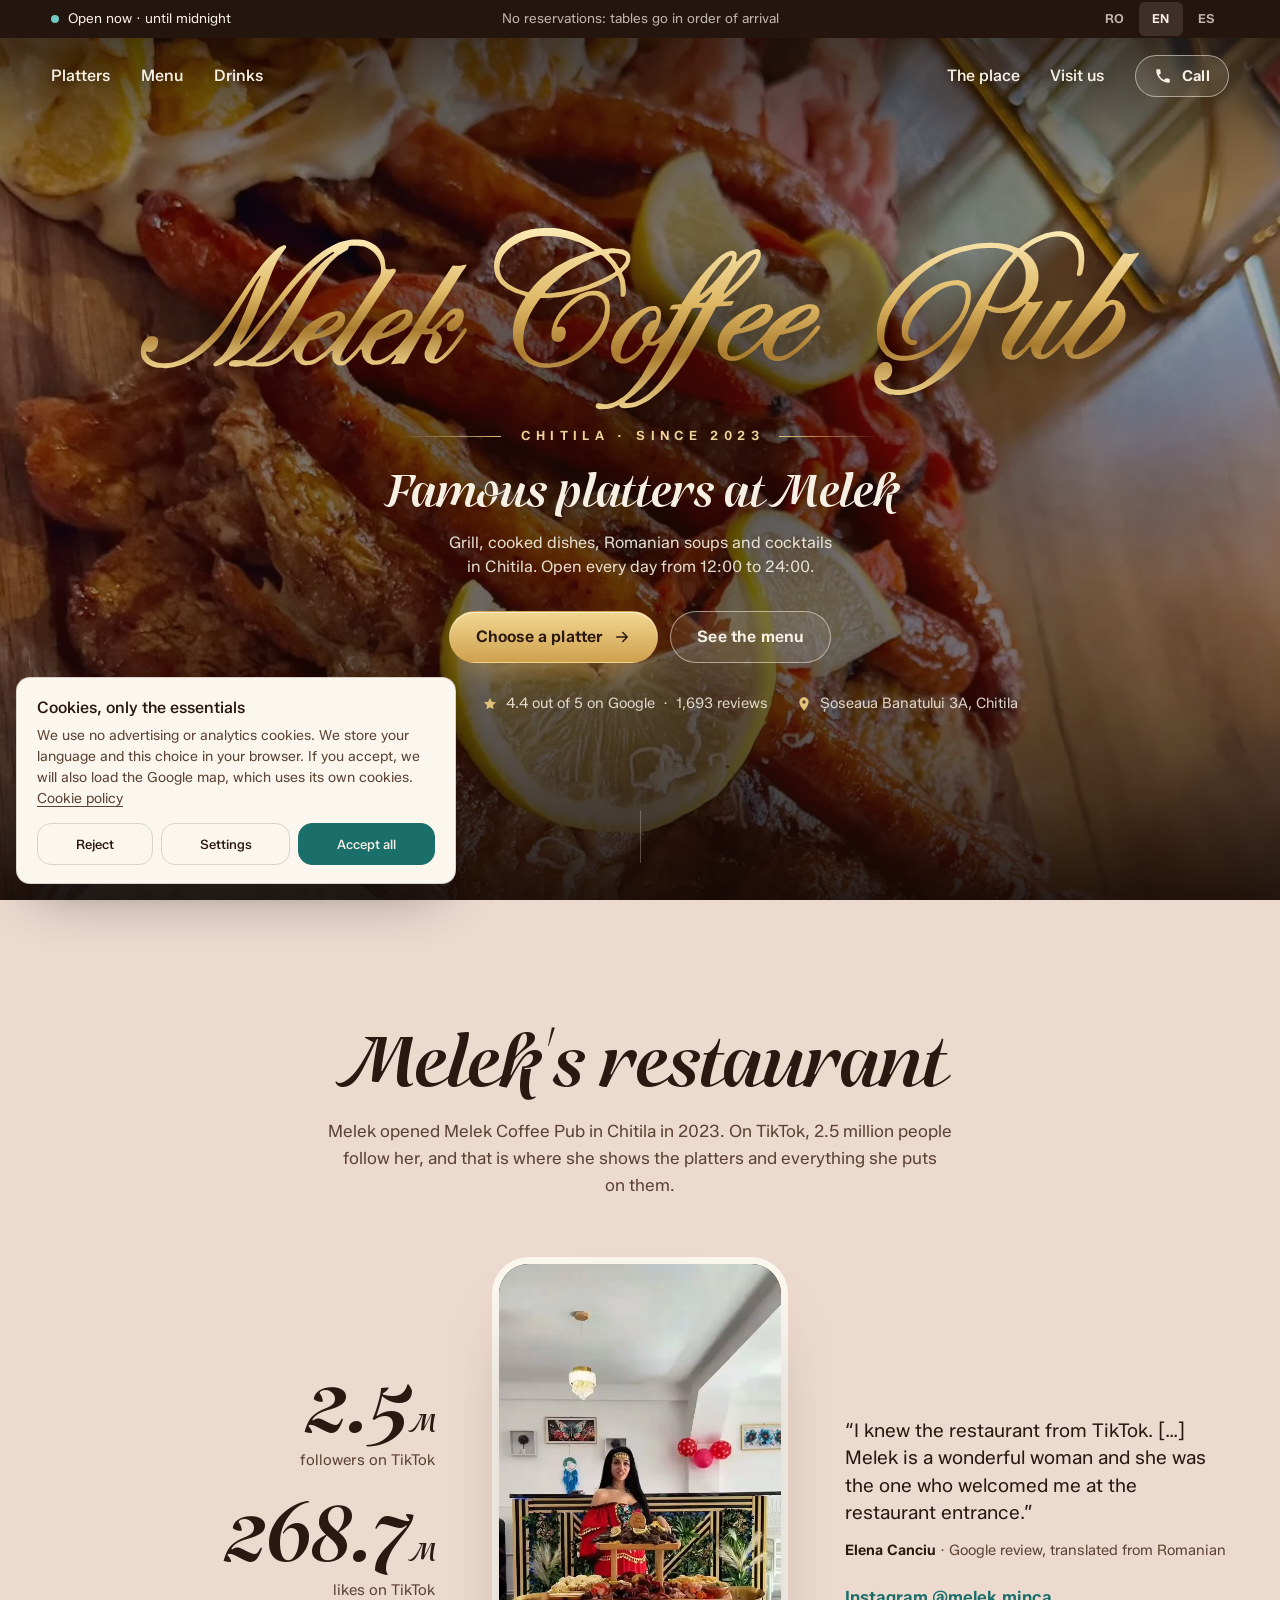
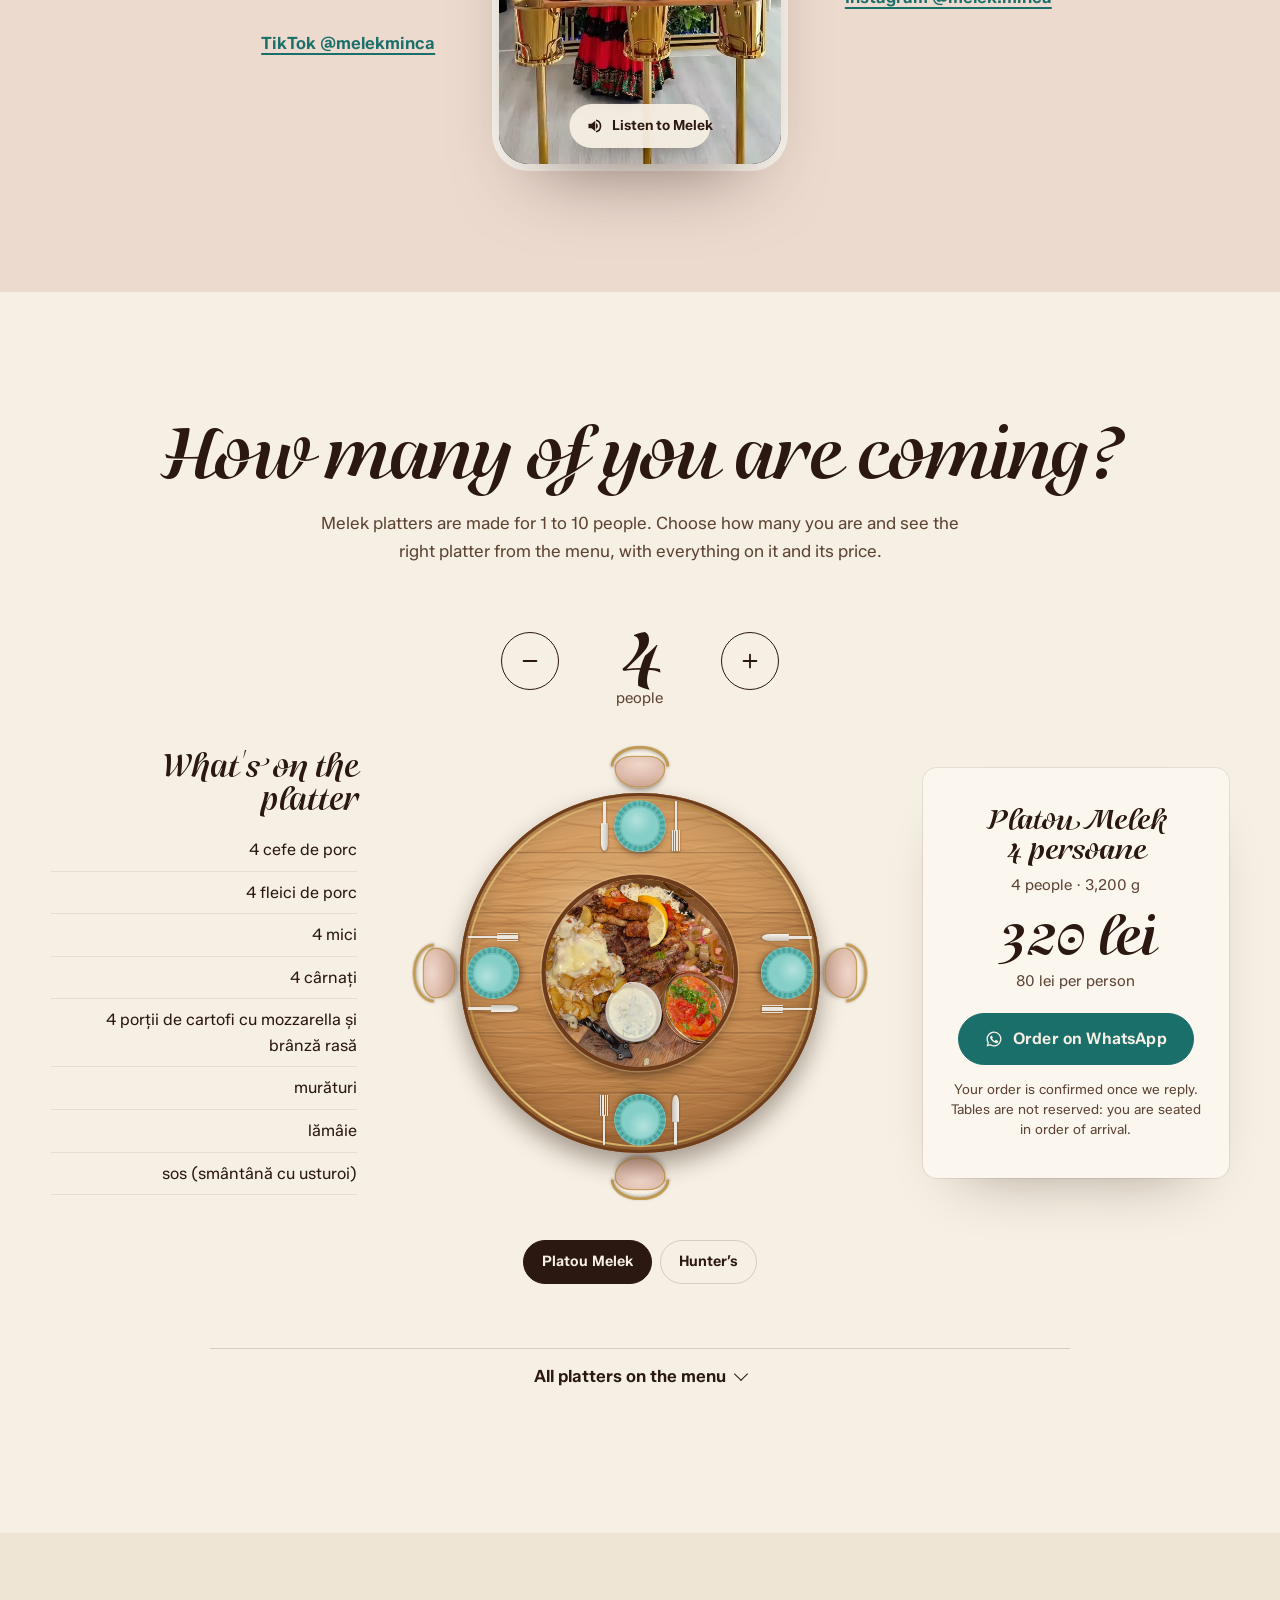
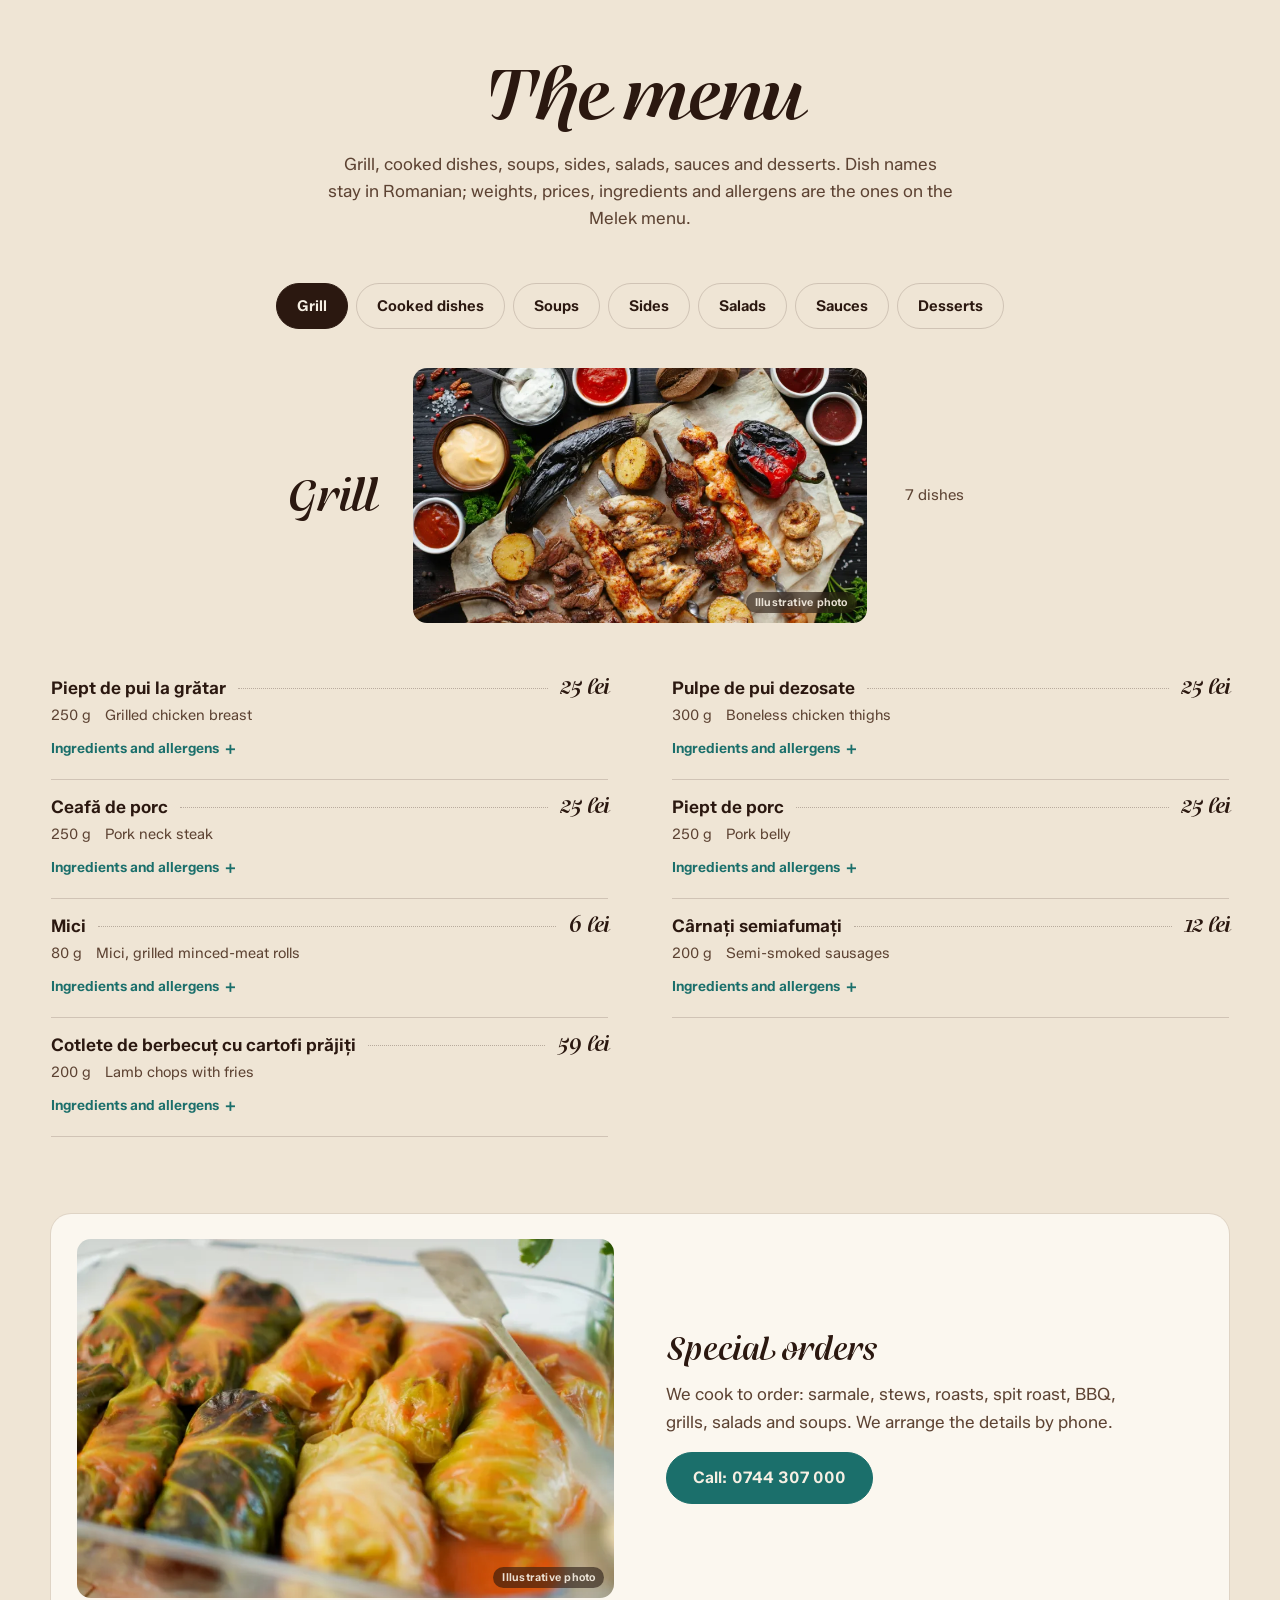
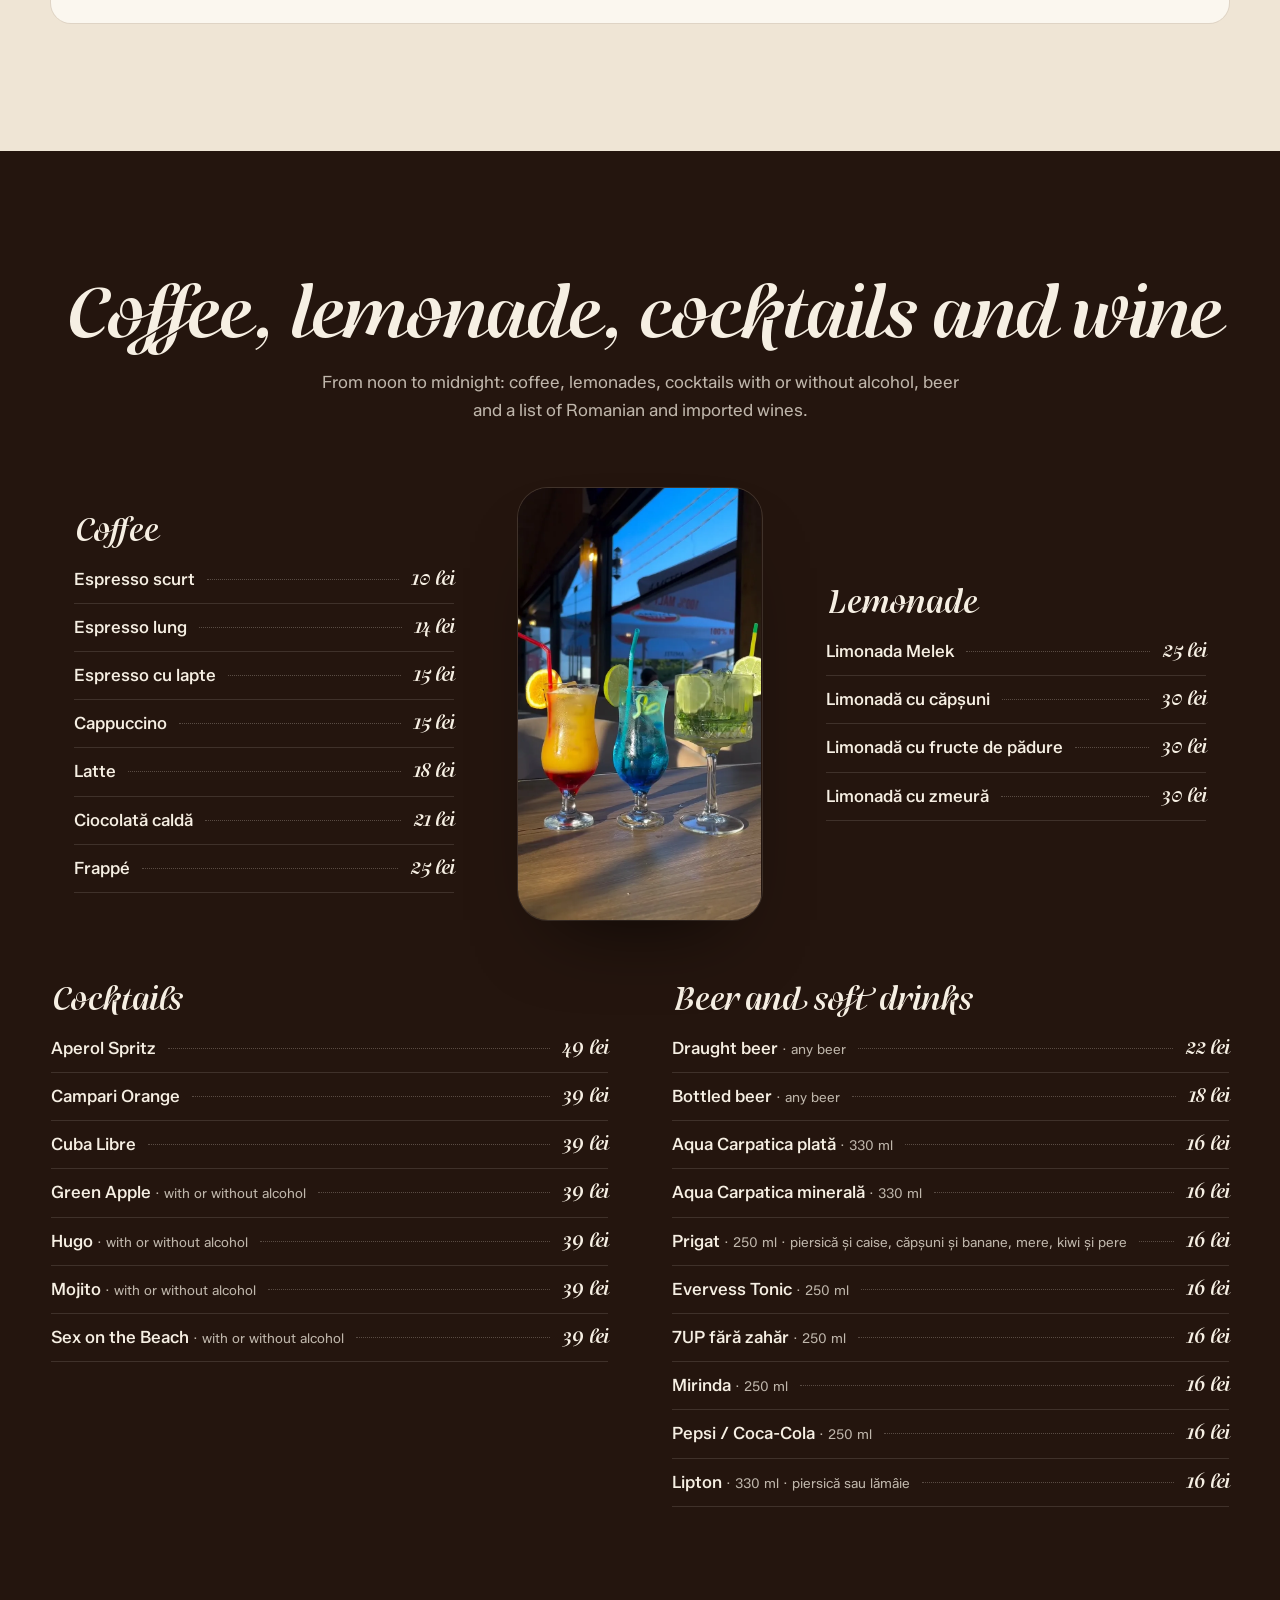
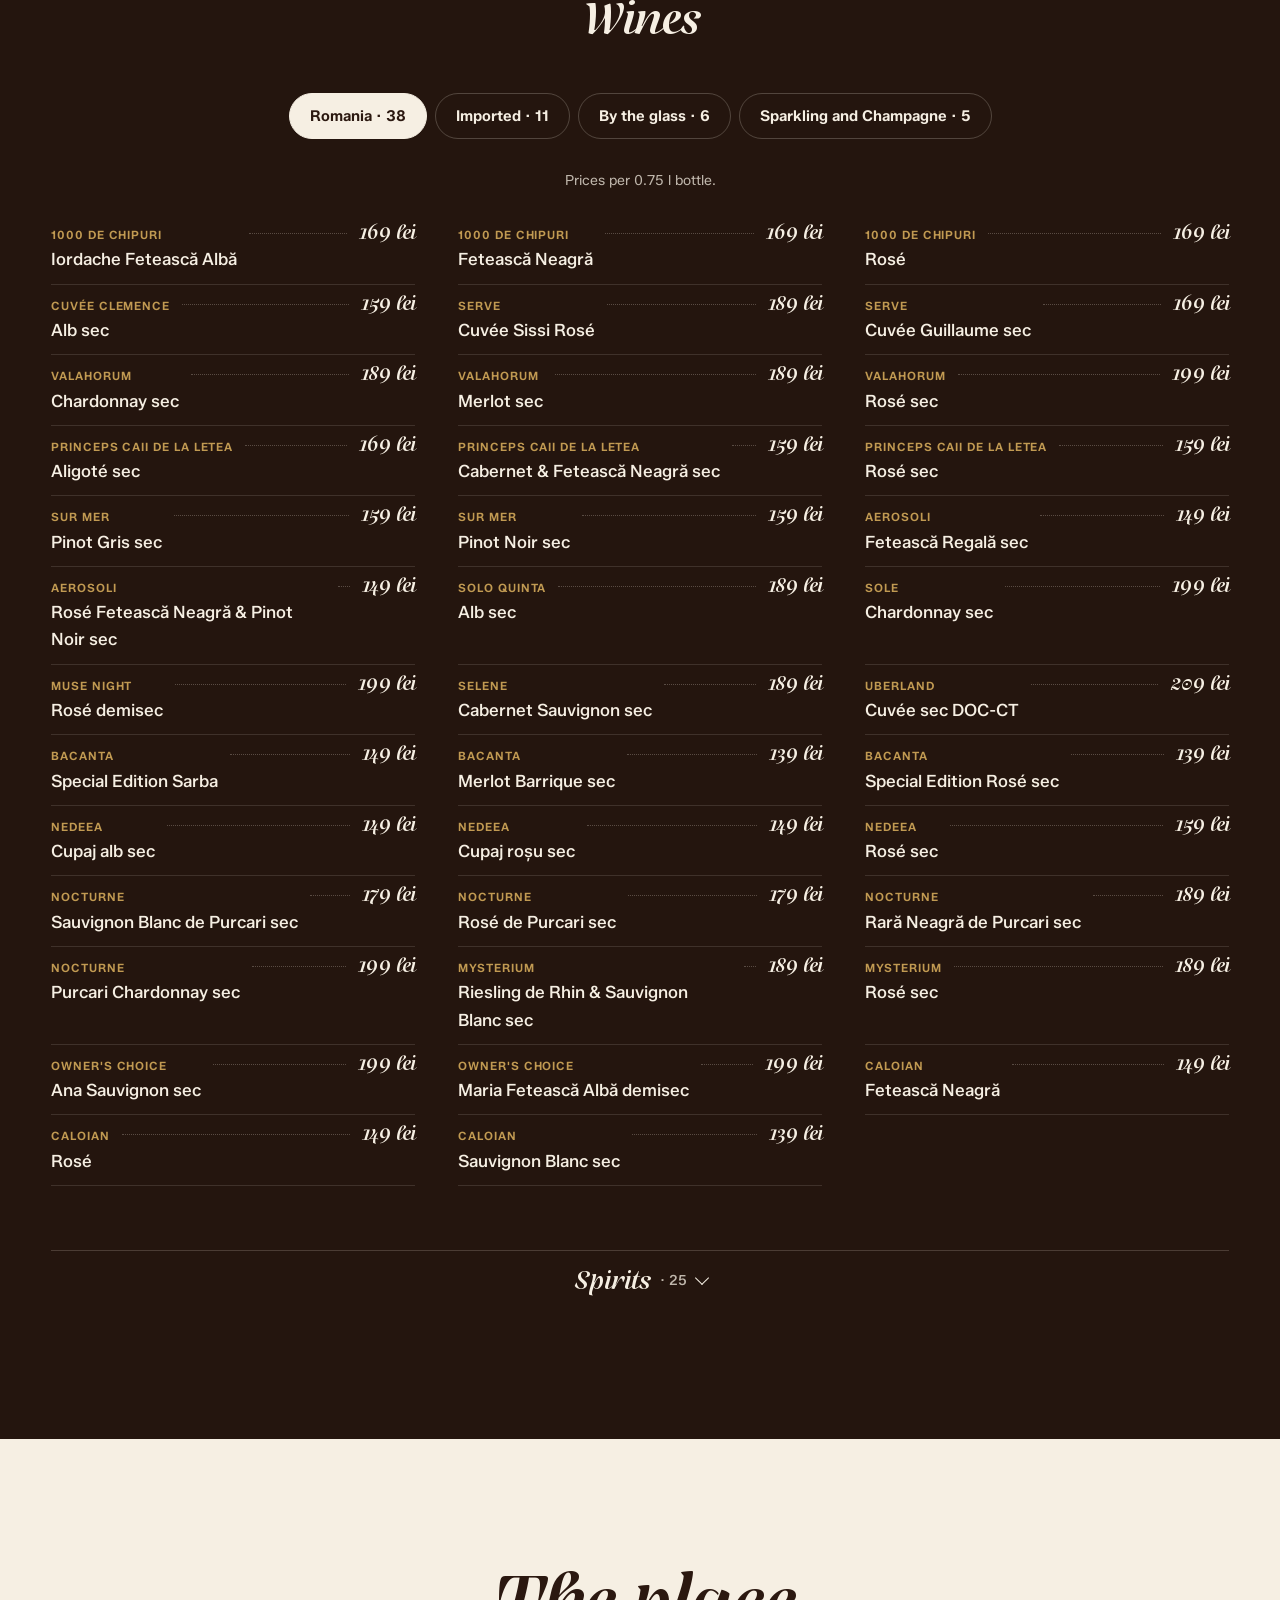
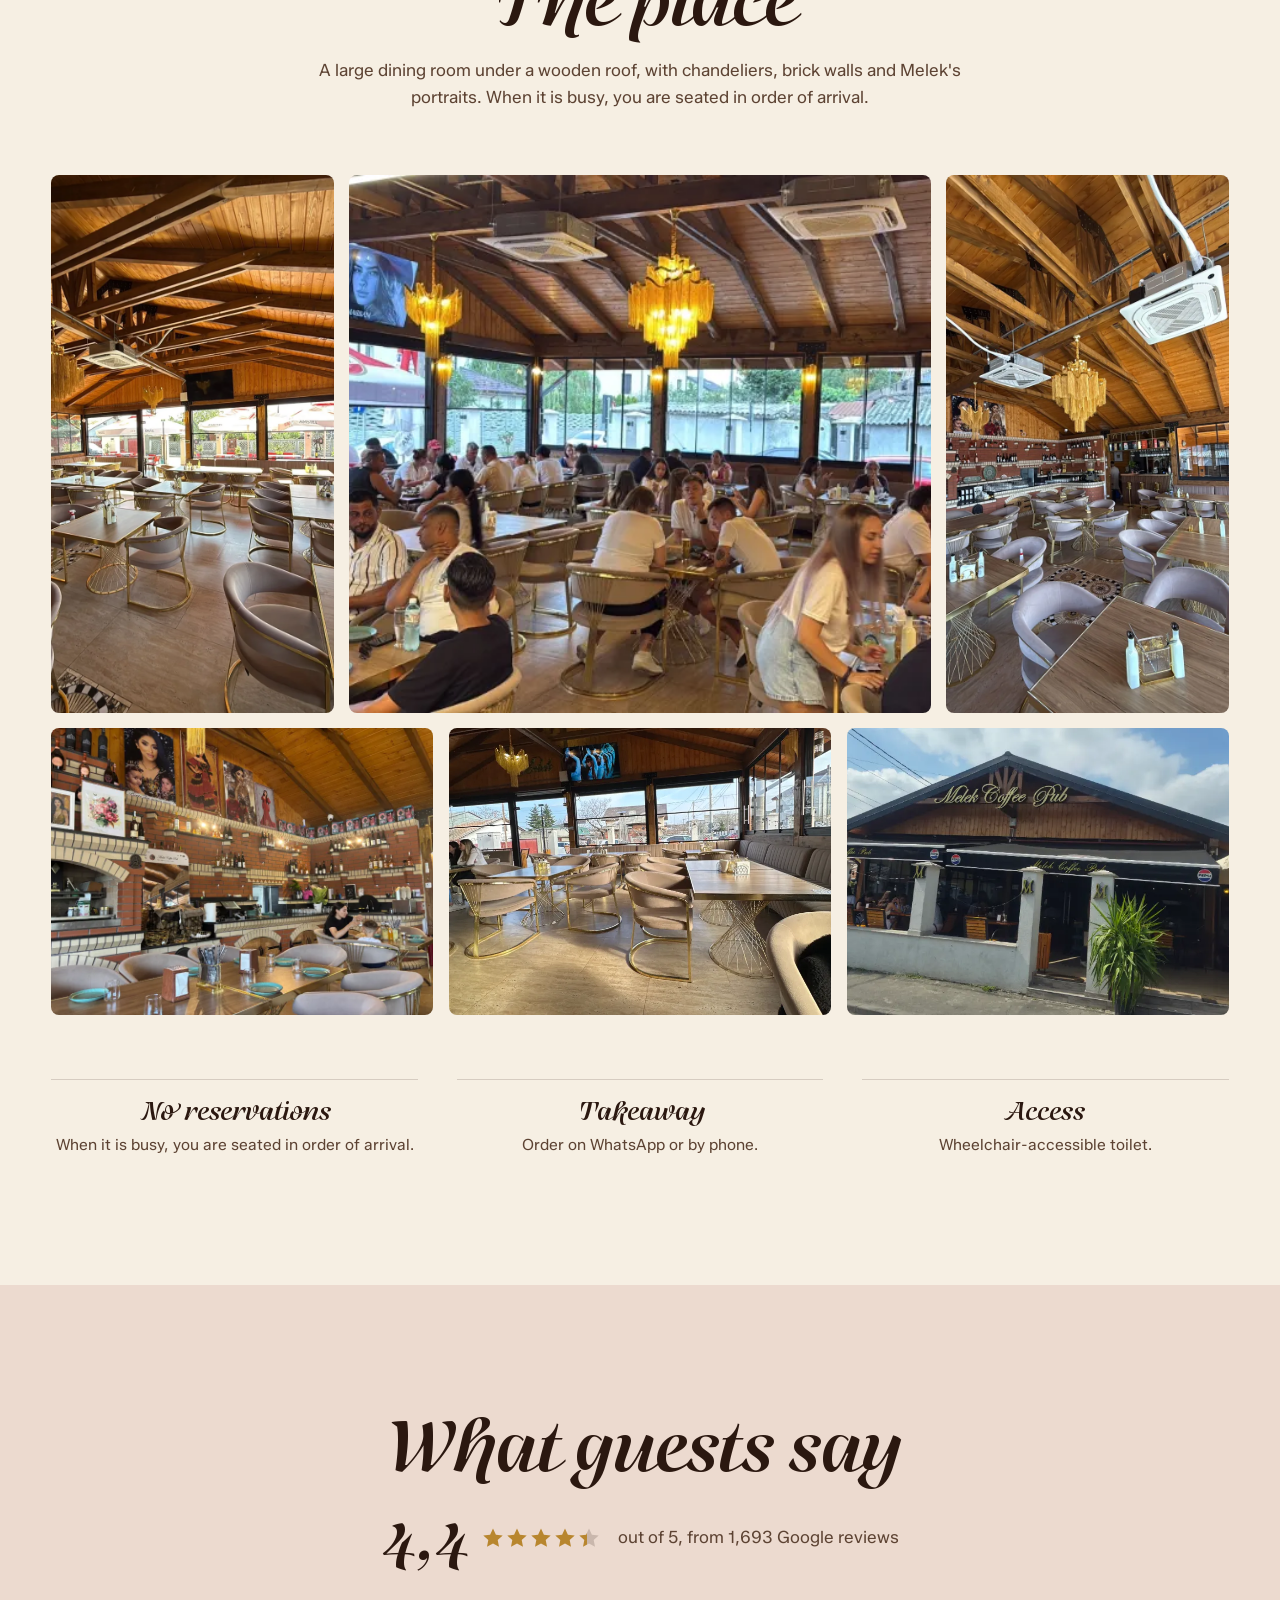
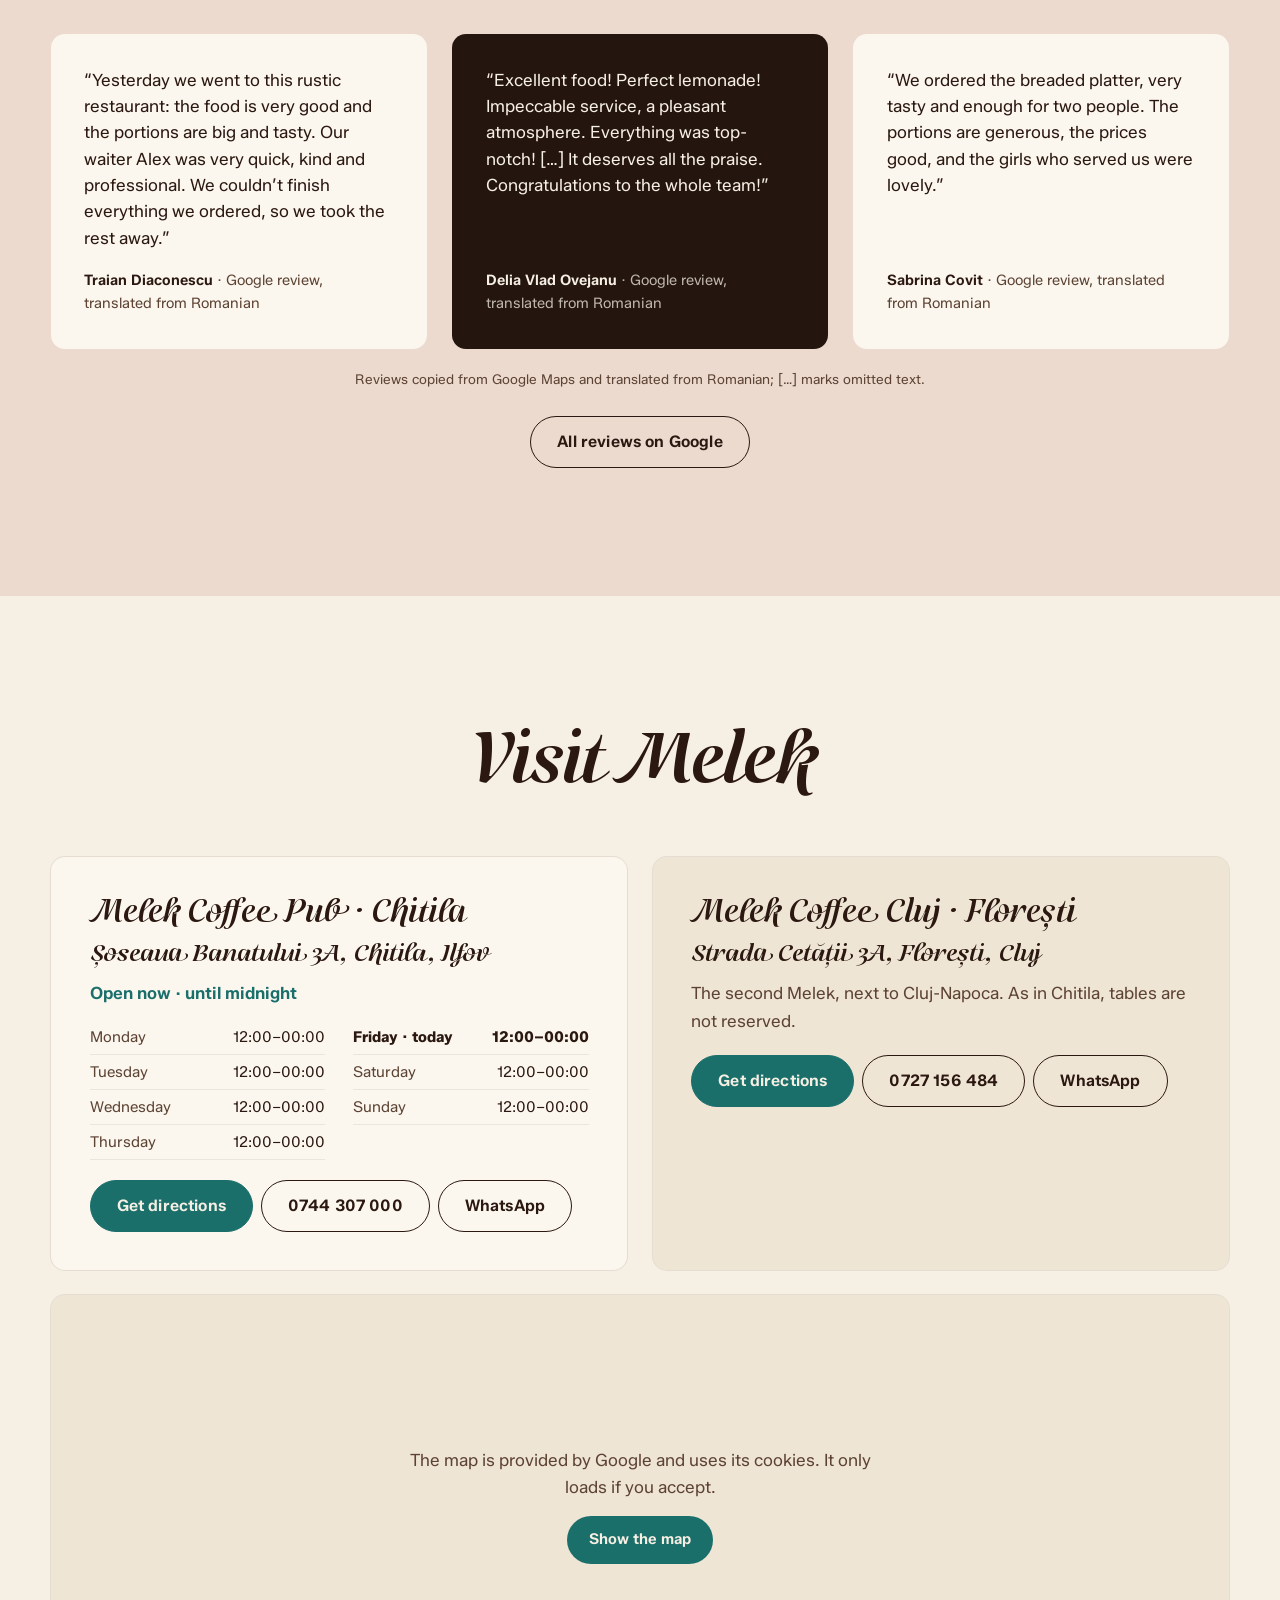
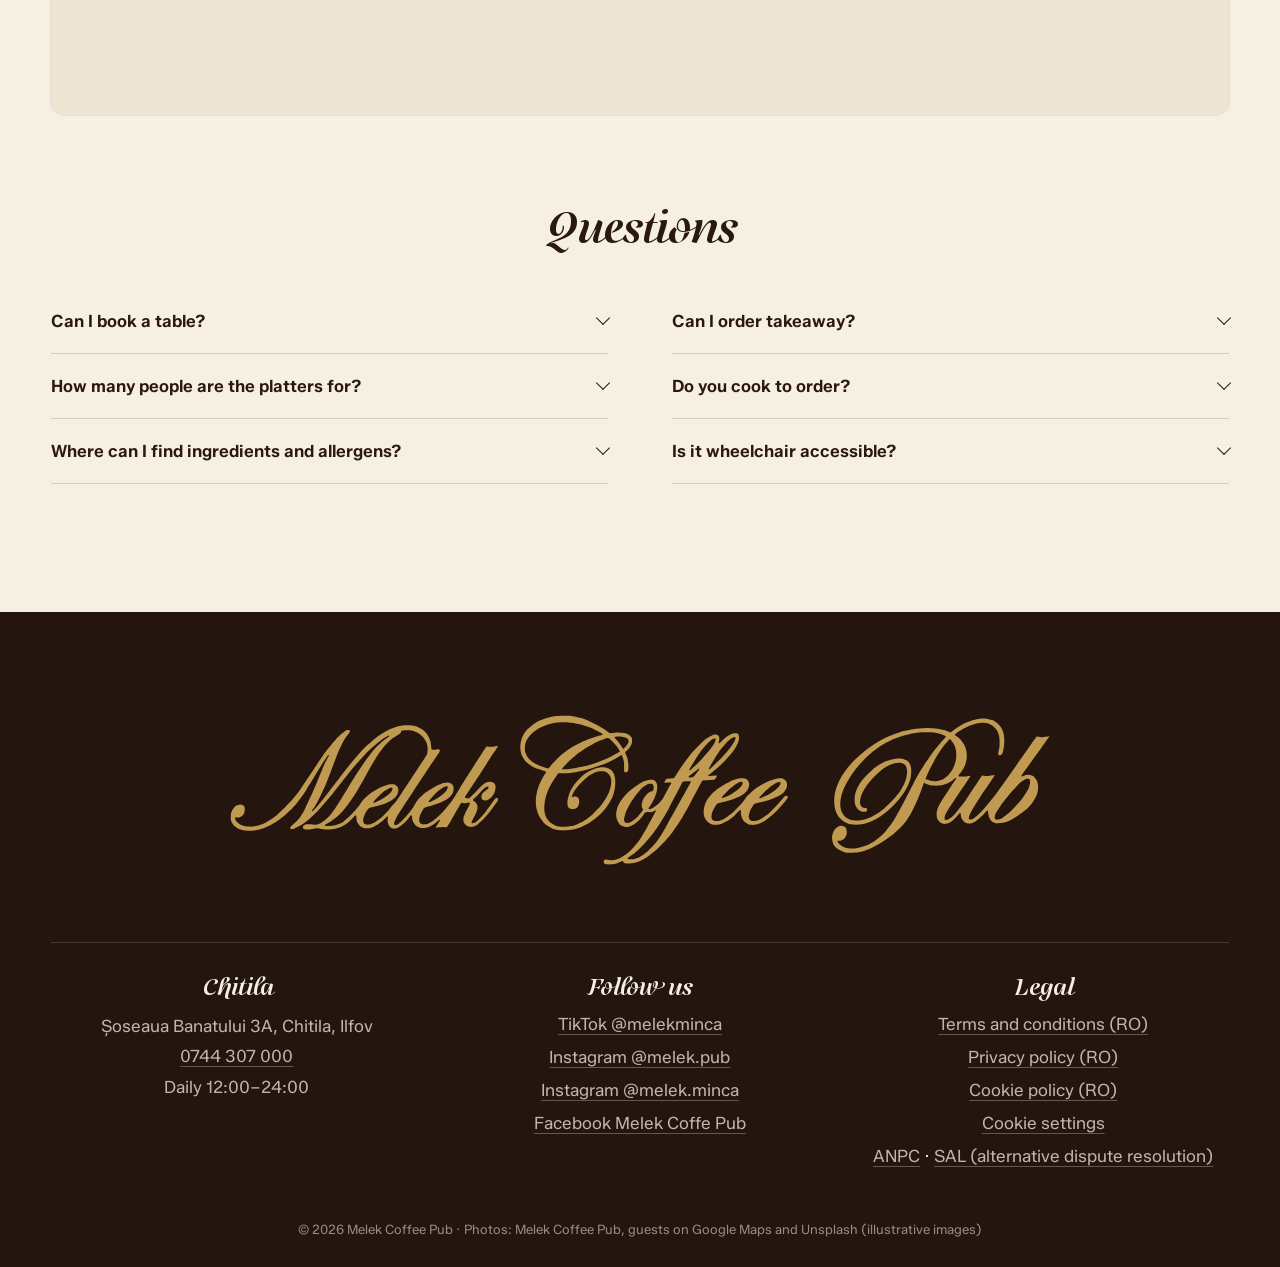
<file: index.html>
<!doctype html>
<html lang="ro">
<head>
<meta charset="utf-8">
<meta name="viewport" content="width=device-width, initial-scale=1, viewport-fit=cover">
<script>(function (d) { d.classList.add('js'); setTimeout(function () { d.classList.add('ready'); }, 1500); })(document.documentElement);</script>
<title>Melek Coffee Pub · Celebrele platouri Melek · Chitila</title>
<meta name="description" content="Restaurantul lui Melek din Chitila: platouri pentru 1–10 persoane, grătar, ciorbe, mâncare gătită, cafea, cocktailuri și vinuri. Deschis zilnic 12:00–00:00, fără rezervări.">
<meta name="theme-color" content="#f6efe3">
<link rel="canonical" href="https://mariovalentinopavel.github.io/melek-coffee-pub/">
<link rel="alternate" hreflang="ro" href="https://mariovalentinopavel.github.io/melek-coffee-pub/">
<link rel="alternate" hreflang="en" href="https://mariovalentinopavel.github.io/melek-coffee-pub/?lang=en">
<link rel="alternate" hreflang="es" href="https://mariovalentinopavel.github.io/melek-coffee-pub/?lang=es">
<link rel="alternate" hreflang="x-default" href="https://mariovalentinopavel.github.io/melek-coffee-pub/">
<meta property="og:type" content="restaurant">
<meta property="og:site_name" content="Melek Coffee Pub">
<meta property="og:title" content="Celebrele platouri Melek · Chitila">
<meta property="og:description" content="Platouri pentru 1–10 persoane, grătar, ciorbe și cocktailuri. Deschis zilnic 12:00–00:00, fără rezervări.">
<meta property="og:image" content="https://mariovalentinopavel.github.io/melek-coffee-pub/assets/img/share.jpg">
<meta property="og:locale" content="ro_RO">
<meta name="twitter:card" content="summary_large_image">
<link rel="icon" href="favicon.svg" type="image/svg+xml">
<link rel="preload" href="assets/fonts/telma-500.woff2" as="font" type="font/woff2" crossorigin>
<link rel="preload" href="assets/fonts/zalando-sans-normal-200-900-latin.woff2" as="font" type="font/woff2" crossorigin>
<link rel="preload" as="image" href="assets/vid/hero-1600-poster.webp" media="(min-aspect-ratio: 4/5)">
<link rel="preload" as="image" href="assets/vid/hero-720-poster.webp" media="(max-aspect-ratio: 4/5)">
<link rel="stylesheet" href="css/fonts.css?v=1">
<link rel="stylesheet" href="css/style.css?v=17">
<link rel="stylesheet" href="css/legal.css?v=1">
<script type="application/ld+json">
{
  "@context": "https://schema.org",
  "@type": "Restaurant",
  "name": "Melek Coffee Pub",
  "url": "https://www.melekcoffeepub.ro/",
  "telephone": "+40744307000",
  "servesCuisine": ["Românească", "Grătar", "Orientală"],
  "priceRange": "lei",
  "acceptsReservations": false,
  "address": { "@type": "PostalAddress", "streetAddress": "Șoseaua Banatului 3A", "addressLocality": "Chitila", "addressRegion": "Ilfov", "addressCountry": "RO" },
  "geo": { "@type": "GeoCoordinates", "latitude": 44.4993272, "longitude": 25.9949616 },
  "openingHoursSpecification": [{ "@type": "OpeningHoursSpecification", "dayOfWeek": ["Monday","Tuesday","Wednesday","Thursday","Friday","Saturday","Sunday"], "opens": "12:00", "closes": "23:59" }],
  "aggregateRating": { "@type": "AggregateRating", "ratingValue": "4.4", "reviewCount": "1693" },
  "sameAs": ["https://www.instagram.com/melek.pub/", "https://www.tiktok.com/@melekminca", "https://www.facebook.com/p/Melek-Coffe-Pub-100083231467197/"]
}
</script>
</head>
<body>
<!--SPRITE--><svg width="0" height="0" style="position:absolute" aria-hidden="true" focusable="false"><defs><linearGradient id="gold" x1="0" y1="0" x2="0" y2="1"><stop offset="0" stop-color="#fbeab5"/><stop offset=".42" stop-color="#ddb663"/><stop offset=".7" stop-color="#a97b30"/><stop offset="1" stop-color="#ecd08a"/></linearGradient><linearGradient id="gold-shine" x1="0" y1="0" x2="1" y2="0"><stop offset="0" stop-color="#fff8dc" stop-opacity="0"/><stop offset=".5" stop-color="#fffbe9"/><stop offset="1" stop-color="#fff8dc" stop-opacity="0"/></linearGradient><path id="w-melek" pathLength="1" d="M230.4 13.3C231.9 13.3 233.1 13.3 234.6 13.5C236.1 13.7 237.9 14.0 239.5 14.5C241.0 15.0 242.3 15.5 243.8 16.3C245.2 17.0 246.6 17.7 248.1 18.8C249.6 19.9 251.6 21.3 253.1 23.3C254.6 25.2 256.3 28.5 257.3 30.5C258.0 32.0 258.4 33.3 258.8 35.0C259.2 37.2 259.6 42.4 259.9 44.0C259.9 44.3 260.4 44.5 260.8 44.5C261.3 44.7 262.4 44.9 263.3 44.9C264.7 44.8 268.1 44.1 269.3 44.2C269.8 44.2 270.1 44.9 270.4 45.3C270.6 45.6 270.8 46.0 270.6 46.5C270.6 47.0 270.1 47.7 269.8 48.3C266.9 52.6 259.5 63.3 253.9 71.8C245.3 84.8 224.3 116.8 217.9 126.8C216.8 128.4 216.0 129.8 215.1 131.5C214.2 133.2 213.1 135.4 212.5 136.8C212.1 137.7 211.8 138.7 211.7 139.5C211.6 140.2 211.7 140.9 212.0 141.3C212.3 141.8 212.9 141.9 213.5 142.0C214.1 142.1 214.8 141.9 215.5 141.7C216.3 141.3 217.1 140.7 217.9 140.0C219.0 139.2 220.5 137.8 221.8 136.5C223.8 134.4 227.8 129.9 229.8 127.7C231.1 126.1 232.2 124.6 233.3 123.2C234.3 121.7 235.3 120.6 236.3 119.0C237.6 117.1 239.4 113.6 240.5 111.9C241.3 110.7 242.0 109.8 242.9 108.8C244.0 107.6 245.4 106.1 246.8 104.8C248.3 103.4 249.9 101.9 251.8 100.4C253.6 99.0 256.3 97.3 258.3 96.0C260.2 94.7 261.7 93.8 263.8 92.8C265.9 91.6 269.1 90.1 271.1 89.3C272.6 88.6 274.2 88.2 275.5 87.8C276.8 87.5 277.9 87.3 279.0 87.3C280.1 87.2 281.3 87.2 282.3 87.4C283.2 87.5 284.1 87.8 284.8 88.3C285.6 88.7 286.3 89.3 286.8 89.7C287.1 90.1 287.4 90.5 287.6 91.0C287.9 91.5 288.2 92.3 288.4 93.0C288.5 93.8 288.6 94.6 288.5 95.5C288.4 96.7 288.0 98.8 287.6 100.0C287.3 101.0 286.8 101.6 286.3 102.4C285.6 103.3 284.8 104.5 283.8 105.5C282.8 106.4 281.4 107.4 280.2 108.3C279.1 109.1 278.1 109.7 276.8 110.4C275.4 111.1 274.0 111.8 272.4 112.5C269.8 113.5 265.1 115.3 261.4 116.5C257.9 117.7 252.8 118.8 250.8 119.6C250.0 119.8 249.8 120.6 249.4 121.3C248.6 122.6 246.7 126.1 245.9 127.8C245.3 128.9 244.9 129.9 244.6 131.3C244.3 132.6 243.9 134.4 244.0 135.8C244.0 137.0 244.4 138.2 244.9 139.0C245.4 139.8 246.4 140.3 247.0 140.7C247.5 141.0 247.9 141.1 248.5 141.1C249.1 141.2 249.9 141.3 250.8 141.1C251.9 141.0 254.1 140.5 255.3 140.2C256.2 139.8 256.9 139.4 257.8 138.9C258.9 138.3 260.7 137.3 262.3 136.1C263.9 134.9 265.9 133.3 267.8 131.6C269.8 129.8 272.1 127.4 274.4 125.0C276.6 122.6 279.2 119.5 281.3 117.0C283.4 114.5 285.1 112.7 286.8 110.0C289.4 106.1 293.3 99.3 297.0 93.4C304.2 82.0 324.5 50.0 330.3 41.3C330.5 40.8 331.0 40.6 331.5 40.6C332.5 40.6 334.9 41.1 336.3 41.1C337.3 41.2 338.2 41.1 339.3 41.0C340.7 40.7 344.0 40.0 345.0 39.8C345.1 39.8 345.3 39.9 345.3 40.0C345.4 40.1 345.4 40.3 345.3 40.5C345.1 41.0 344.4 42.4 343.8 43.4C342.4 45.4 339.6 49.2 337.5 52.5C334.1 57.7 328.8 66.5 323.8 74.2C318.2 82.8 307.6 98.7 304.1 104.0C303.7 104.7 303.4 105.5 303.2 106.0C303.1 106.3 303.2 106.6 303.3 106.8C303.4 106.9 303.5 107.1 303.8 107.1C304.4 107.3 306.7 107.6 307.5 107.6C308.0 107.6 308.4 107.4 308.8 107.2C310.1 106.1 313.0 103.4 315.3 101.1C317.9 98.4 322.6 93.0 324.9 90.8C326.5 89.3 328.4 88.1 329.8 87.3C330.9 86.7 332.1 86.5 333.3 86.3C334.4 86.2 335.9 86.2 337.0 86.4C338.1 86.6 339.2 86.9 340.0 87.4C340.8 87.9 341.4 88.7 341.8 89.4C342.1 90.1 342.3 90.8 342.4 91.5C342.5 92.2 342.6 93.0 342.6 93.8C342.4 95.0 342.0 97.7 341.5 99.3C341.0 100.7 340.1 102.1 339.5 103.0C339.1 103.7 338.8 104.2 338.3 104.7C337.4 105.6 335.4 107.6 334.3 108.5C333.4 109.2 332.4 109.7 331.4 110.0C330.4 110.3 329.2 110.4 328.3 110.3C327.3 110.2 326.1 109.5 325.5 109.1C325.2 108.9 325.0 108.6 324.9 108.3C324.6 107.8 324.4 107.3 324.4 106.8C324.3 106.0 324.3 104.9 324.5 104.0C324.7 103.1 325.1 102.1 325.7 101.3C326.3 100.4 327.1 99.6 328.1 98.8C329.2 97.8 331.6 96.2 332.4 95.5C332.8 95.2 333.1 94.9 333.2 94.5C333.4 94.0 333.4 93.1 333.4 92.8C333.4 92.5 333.2 92.4 333.0 92.3C332.8 92.3 332.5 92.2 332.3 92.2C331.8 92.3 330.8 92.7 330.0 93.1C329.1 93.6 328.1 94.3 327.1 95.3C325.5 96.9 322.3 100.7 320.0 103.0C317.8 105.3 314.6 108.1 313.5 109.3C313.3 109.5 313.4 110.0 313.6 110.3C314.1 110.8 315.4 111.5 316.2 112.3C316.9 113.0 317.7 113.9 318.2 114.8C318.6 115.5 318.8 116.2 319.0 117.0C319.2 117.8 319.3 118.7 319.2 119.5C319.2 120.3 319.2 121.1 319.0 122.0C318.8 123.0 318.3 124.3 317.8 125.6C317.2 126.9 316.6 128.4 315.8 130.0C314.8 131.9 312.6 135.8 311.9 137.3C311.6 137.8 311.5 138.6 311.5 139.0C311.6 139.3 311.8 139.5 312.0 139.6C312.2 139.7 312.5 139.8 312.8 139.8C313.3 139.7 314.5 139.4 315.3 139.1C316.0 138.8 316.6 138.5 317.3 137.9C318.6 136.8 321.1 134.6 323.1 132.5C325.4 130.1 328.2 126.9 330.8 123.5C333.9 119.4 340.0 110.8 342.0 108.1C342.3 107.8 342.6 107.6 343.0 107.5C343.4 107.3 344.1 107.2 344.5 107.2C344.8 107.2 345.1 107.3 345.3 107.5C345.4 107.7 345.7 107.9 345.7 108.3C345.8 108.6 345.8 109.2 345.6 109.8C345.4 110.3 345.1 110.9 344.8 111.5C343.6 113.1 341.1 116.7 339.0 119.5C336.7 122.6 333.1 127.2 330.8 130.0C328.7 132.4 326.4 134.7 324.6 136.5C322.9 138.1 321.0 139.8 319.8 140.8C318.9 141.5 318.1 141.9 317.1 142.5C316.2 143.1 315.0 143.7 314.1 144.0C313.2 144.3 312.3 144.3 311.5 144.4C310.7 144.4 309.9 144.3 309.3 144.2C308.6 144.1 308.1 144.0 307.5 143.8C306.8 143.5 305.7 143.0 304.9 142.5C304.2 142.0 303.6 141.4 303.0 140.7C302.4 140.0 301.8 139.2 301.5 138.2C301.2 137.2 301.0 135.7 301.0 134.5C301.0 133.3 301.1 132.3 301.5 131.2C301.9 129.8 302.7 127.9 303.5 126.3C304.5 124.2 306.4 120.9 307.4 119.0C308.1 117.4 309.0 115.4 309.3 114.5C309.4 114.1 309.3 113.5 309.0 113.3C308.7 113.0 308.1 112.8 307.5 112.8C306.4 112.9 303.7 113.7 302.3 113.8C301.1 113.8 299.7 113.1 299.0 113.1C298.6 113.1 298.1 113.4 297.9 113.8C295.5 117.7 287.6 131.8 284.8 136.7C283.4 139.1 281.6 141.8 280.8 143.1C280.4 143.6 280.1 144.1 279.8 144.4C279.5 144.6 279.3 144.7 279.0 144.8C278.1 144.8 275.9 144.4 274.3 144.4C272.1 144.5 267.2 145.2 265.8 145.3C265.6 145.3 265.5 144.9 265.5 144.8C265.5 144.6 265.6 144.4 265.8 144.3C266.6 142.9 269.9 137.9 270.7 136.5C270.9 136.3 270.9 135.9 270.8 135.7C270.6 135.4 270.3 135.3 270.0 135.3C269.8 135.2 269.5 135.4 269.3 135.6C268.6 136.1 267.3 137.6 266.1 138.5C264.7 139.6 262.6 141.2 260.8 142.3C258.9 143.3 256.6 144.4 255.3 144.9C254.5 145.3 253.8 145.4 253.0 145.5C252.0 145.7 250.3 145.8 249.3 145.8C248.4 145.8 247.6 145.9 246.8 145.8C245.9 145.7 244.9 145.6 244.0 145.2C242.9 144.7 241.1 143.7 239.9 142.8C238.8 141.8 238.0 140.8 237.3 139.7C236.5 138.6 235.9 137.5 235.5 136.1C235.1 134.5 234.8 131.1 234.5 130.0C234.4 129.7 234.1 129.4 233.8 129.4C233.4 129.4 233.0 129.6 232.8 129.9C231.9 130.8 230.3 133.3 228.8 135.0C227.1 136.8 224.3 139.5 222.7 141.0C221.4 142.2 220.2 143.1 218.9 144.0C217.7 144.9 216.1 145.8 215.0 146.2C214.1 146.6 213.2 146.5 212.3 146.5C211.3 146.5 210.4 146.5 209.6 146.3C208.8 146.0 207.9 145.5 207.2 145.0C206.5 144.5 205.9 143.9 205.5 143.3C205.1 142.8 204.8 142.4 204.5 141.8C204.2 140.9 203.7 139.7 203.5 138.5C203.3 137.3 203.2 135.9 203.3 134.8C203.3 133.6 203.8 132.2 203.8 131.5C203.8 131.2 203.5 130.8 203.3 130.8C203.0 130.8 202.6 131.0 202.3 131.3C201.3 132.1 198.9 134.6 197.3 136.0C195.6 137.4 194.2 138.7 192.2 140.0C190.2 141.4 186.9 143.5 184.8 144.5C183.0 145.3 181.3 145.8 179.5 146.1C177.7 146.3 175.6 146.3 174.0 146.2C172.5 145.9 171.1 145.3 170.0 144.8C169.0 144.3 168.3 143.6 167.5 142.9C166.8 142.2 166.1 141.4 165.5 140.6C164.9 139.8 164.4 138.7 164.1 138.0C163.8 137.4 163.6 137.0 163.5 136.3C163.3 135.0 162.9 131.2 162.7 130.0C162.6 129.6 162.3 129.3 162.0 129.2C161.8 129.2 161.5 129.4 161.3 129.6C160.9 129.9 160.6 130.6 160.2 131.0C159.1 132.1 156.6 134.6 154.8 136.3C152.9 138.0 151.2 139.7 149.3 141.0C147.4 142.3 145.5 143.3 143.5 144.3C141.5 145.2 138.8 146.0 137.2 146.5C135.9 146.9 134.8 147.0 133.5 147.2C132.1 147.4 130.3 147.6 128.5 147.6C126.3 147.7 123.1 147.6 120.3 147.4C117.4 147.2 114.3 146.2 111.8 146.2C109.2 146.3 106.8 147.3 104.8 147.5C103.1 147.7 101.5 147.8 100.0 147.8C98.5 147.7 96.6 147.4 95.8 147.3C95.3 147.2 95.0 147.0 94.8 146.7C94.5 146.4 94.2 145.9 94.1 145.5C94.0 145.1 94.0 144.4 94.0 144.0C94.2 143.6 94.4 143.3 94.7 143.0C95.1 142.6 95.8 141.8 96.5 141.5C97.2 141.2 97.9 141.1 98.7 141.0C99.6 140.9 100.8 140.8 102.0 140.8C104.0 140.9 109.1 141.5 111.0 141.5C111.8 141.6 112.5 141.4 113.3 141.1C114.3 140.7 115.9 139.9 117.3 139.2C118.7 138.3 120.3 137.3 121.8 136.1C123.3 134.9 125.1 133.3 126.3 132.2C127.2 131.3 127.9 130.6 128.8 129.6C130.2 127.8 132.9 124.1 134.7 121.8C136.3 119.4 137.6 117.7 139.1 115.3C143.6 108.1 156.4 87.0 161.5 78.8C164.3 74.3 167.2 69.9 169.6 66.3C171.8 62.9 173.9 59.9 176.0 57.0C178.1 54.2 180.0 51.8 182.0 49.3C184.0 46.9 186.0 44.5 188.0 42.4C190.0 40.3 192.3 38.0 194.0 36.5C195.4 35.2 196.5 34.2 198.0 33.0C199.8 31.5 203.8 28.7 205.0 27.7C205.2 27.5 205.4 27.0 205.4 27.0C205.4 27.0 205.0 26.5 204.8 26.5C204.5 26.5 204.1 26.6 203.8 26.8C202.7 27.4 200.0 29.0 198.3 30.1C196.5 31.3 194.9 32.4 193.2 33.8C190.7 35.8 186.3 39.4 183.1 42.3C179.9 45.1 177.2 47.5 174.2 50.8C170.5 54.6 165.5 60.0 161.0 65.5C153.4 74.7 136.6 96.4 128.8 105.9C123.7 112.0 118.1 118.3 114.3 122.5C111.3 125.7 108.0 128.8 105.6 131.0C103.8 132.8 102.2 134.2 100.3 135.8C98.3 137.4 95.8 139.1 93.8 140.5C91.8 141.8 89.9 143.0 88.1 144.0C86.4 144.9 84.5 145.8 83.3 146.3C82.3 146.8 81.3 147.1 80.5 147.2C79.8 147.3 79.0 147.3 78.5 147.0C78.0 146.8 77.8 145.9 77.7 145.5C77.7 145.3 77.7 145.0 77.8 144.8C77.9 144.5 78.2 144.1 78.5 143.8C79.8 142.6 83.8 139.2 85.5 137.5C86.9 136.2 88.0 134.8 89.0 133.5C90.0 132.3 90.8 131.3 91.6 130.0C92.7 128.3 94.5 125.7 95.8 123.0C98.8 116.7 105.6 101.9 109.8 92.3C114.0 82.6 118.1 71.8 121.0 65.2C123.0 60.7 126.2 55.2 127.3 53.0C127.4 52.7 127.6 52.2 127.5 52.0C127.5 51.8 127.4 51.7 127.3 51.7C127.1 51.7 126.7 51.8 126.5 52.0C126.2 52.2 125.8 52.6 125.5 53.1C124.4 54.6 121.9 58.3 120.0 61.3C115.4 68.6 103.4 88.5 98.3 96.6C95.1 101.5 91.2 106.9 89.0 110.0C87.6 111.9 86.5 113.3 85.0 115.0C83.1 117.2 80.1 120.5 77.6 123.0C75.1 125.5 72.7 127.8 70.0 130.0C67.3 132.3 64.4 134.5 61.5 136.5C58.5 138.5 55.3 140.4 52.3 142.0C49.2 143.6 46.1 145.1 43.3 146.1C40.4 147.2 37.5 147.9 35.0 148.4C32.5 148.9 30.5 149.3 28.0 149.3C25.3 149.4 20.8 149.1 18.8 148.9C17.6 148.8 16.6 148.6 15.5 148.3C14.3 148.0 12.9 147.6 11.8 147.1C10.6 146.7 9.6 146.1 8.8 145.5C8.0 145.1 7.5 144.6 6.9 144.0C6.1 143.4 5.2 142.7 4.4 141.8C3.6 140.8 2.7 139.6 2.1 138.5C1.6 137.4 1.4 136.2 1.1 135.0C0.9 133.8 0.9 132.7 0.9 131.5C0.9 130.3 1.1 128.8 1.2 127.8C1.4 126.8 1.5 125.9 1.9 125.0C2.3 123.9 2.9 122.4 3.8 121.3C4.6 120.1 6.0 118.6 6.9 117.8C7.4 117.2 8.0 116.8 8.8 116.4C9.6 116.1 11.1 115.8 12.0 115.7C12.7 115.6 13.3 115.6 14.0 115.7C14.7 115.7 15.5 115.9 16.0 116.1C16.5 116.2 16.8 116.4 17.2 116.8C17.6 117.1 18.1 117.6 18.4 118.0C18.6 118.4 18.8 118.8 18.9 119.3C19.0 119.9 19.1 120.8 19.1 121.8C19.0 122.9 18.7 124.8 18.3 126.0C18.0 127.1 17.5 128.0 16.8 128.9C16.0 129.8 14.7 130.8 14.0 131.3C13.5 131.6 13.0 131.8 12.5 132.0C11.9 132.2 11.3 132.3 10.8 132.4C10.2 132.4 9.8 132.4 9.3 132.3C8.6 132.3 7.5 131.8 7.0 131.8C6.7 131.8 6.5 132.1 6.4 132.3C6.3 132.4 6.4 132.8 6.4 133.0C6.6 133.7 7.1 135.3 7.7 136.3C8.3 137.3 9.2 138.2 10.0 139.0C10.8 139.8 11.5 140.3 12.5 140.9C13.7 141.6 15.7 142.5 17.3 143.0C18.8 143.5 20.4 143.7 21.8 143.8C23.1 144.0 24.2 144.0 25.5 144.0C26.8 144.1 28.2 144.1 29.8 143.9C31.4 143.7 33.2 143.5 35.1 143.0C37.0 142.5 39.4 141.7 41.3 141.0C43.1 140.3 44.5 139.6 46.3 138.7C48.0 137.8 49.7 136.7 51.6 135.5C53.5 134.2 55.8 132.8 58.0 131.0C61.0 128.5 65.7 124.4 69.8 120.3C73.9 116.2 79.2 110.4 82.8 106.2C86.0 102.3 88.4 99.2 91.3 95.0C97.3 86.2 113.3 61.9 119.0 53.4C121.3 50.0 123.3 47.5 125.8 44.3C128.5 40.8 132.3 36.1 135.3 32.8C138.2 29.5 141.8 26.1 143.8 24.3C144.8 23.3 145.8 22.5 147.0 21.8C148.2 21.0 150.1 20.0 151.0 19.5C151.6 19.3 152.2 19.3 152.7 19.3C153.1 19.2 153.4 19.2 153.8 19.4C154.1 19.6 154.4 20.0 154.5 20.5C154.6 21.0 154.6 21.7 154.3 22.2C153.2 24.0 149.9 27.7 148.0 31.0C145.8 34.6 143.0 40.4 141.3 43.8C140.1 46.4 139.3 48.5 138.2 51.3C135.3 58.8 127.8 79.3 123.8 89.0C120.7 96.4 116.6 104.3 114.3 109.1C112.8 112.1 111.2 115.0 109.8 117.3C108.5 119.4 106.5 121.8 105.9 123.0C105.7 123.4 105.8 124.3 105.8 124.3C105.8 124.3 106.3 124.4 106.5 124.3C107.7 123.1 110.8 119.9 112.9 117.5C115.0 115.1 117.0 112.6 119.3 109.8C125.4 101.8 143.3 78.5 150.0 69.8C153.3 65.5 156.0 62.2 159.5 58.0C163.2 53.8 168.8 47.4 172.0 44.0C174.2 41.6 176.2 39.8 178.4 37.8C180.7 35.7 183.3 33.4 185.3 31.8C187.1 30.3 188.7 29.1 190.5 27.8C192.3 26.4 194.1 25.0 196.3 23.8C198.8 22.2 203.2 19.7 206.0 18.4C208.4 17.2 210.9 16.4 213.0 15.7C215.0 15.1 217.1 14.6 218.8 14.3C220.2 13.9 221.3 13.7 222.8 13.5C224.7 13.4 228.5 13.3 230.4 13.3ZM228.8 19.8C227.1 19.7 225.3 19.8 224.0 19.9C222.9 20.0 221.8 20.0 221.1 20.5C220.5 21.0 220.5 22.4 220.2 23.0C220.0 23.4 219.8 23.8 219.4 24.0C217.5 25.3 211.5 28.9 209.0 30.7C207.2 32.0 205.8 33.4 204.3 34.8C202.9 36.1 201.8 37.3 200.4 38.8C199.1 40.3 197.5 42.2 196.0 44.3C194.2 46.7 191.8 49.9 189.6 53.3C187.3 56.8 184.9 60.9 182.4 65.3C179.5 70.3 175.2 78.3 172.3 83.5C169.7 88.2 167.4 92.0 164.8 96.3C162.1 100.7 158.7 106.0 156.3 109.7C154.2 112.8 152.0 115.7 150.2 118.0C148.7 120.0 147.4 121.5 145.8 123.4C143.9 125.4 141.3 128.2 139.4 130.0C137.6 131.7 135.8 133.2 134.3 134.3C132.9 135.3 131.8 136.1 130.4 137.0C128.6 138.2 124.3 140.5 123.0 141.4C122.7 141.6 122.4 142.0 122.3 142.3C122.3 142.5 122.4 142.8 122.7 143.0C123.0 143.2 123.7 143.3 124.3 143.3C125.3 143.3 127.3 143.2 129.0 143.1C130.9 142.9 133.4 142.8 135.8 142.2C138.1 141.6 141.1 140.3 142.8 139.6C143.9 139.1 144.8 138.7 145.8 137.9C147.4 136.7 150.3 134.3 152.8 132.0C155.3 129.6 159.0 125.6 161.3 123.2C163.1 121.2 164.9 119.1 166.1 117.5C167.1 116.2 167.6 115.0 168.5 113.7C169.5 112.3 170.6 110.7 172.0 109.2C173.4 107.7 174.9 106.3 176.7 104.8C178.6 103.2 180.6 101.3 183.0 99.8C185.8 97.9 190.4 95.3 193.3 93.8C195.8 92.5 198.4 91.5 200.6 90.8C202.6 90.1 204.5 89.6 206.3 89.4C208.0 89.2 209.8 89.1 211.3 89.5C212.7 89.8 214.2 90.9 215.0 91.5C215.6 92.0 215.9 92.7 216.3 93.2C216.6 93.7 216.7 94.2 216.8 94.8C216.9 95.4 217.1 96.2 217.1 97.0C217.1 97.8 217.0 98.8 216.8 99.7C216.5 100.5 216.1 101.7 215.8 102.5C215.4 103.2 215.1 103.8 214.6 104.5C213.9 105.3 212.7 106.6 211.7 107.5C210.7 108.4 209.7 109.3 208.4 110.0C206.8 111.0 204.2 112.4 201.7 113.5C199.2 114.6 196.4 115.6 193.3 116.5C189.8 117.5 182.9 119.0 180.5 119.7C179.8 119.9 179.3 120.1 178.8 120.6C178.1 121.2 177.2 122.4 176.5 123.6C175.8 124.7 175.0 125.9 174.3 127.3C173.7 128.6 173.0 130.1 172.6 131.5C172.1 132.9 171.7 134.8 171.7 136.0C171.7 137.1 172.1 138.3 172.4 139.0C172.5 139.4 172.8 139.7 173.1 140.0C173.4 140.3 173.9 140.9 174.5 141.1C175.2 141.3 176.3 141.5 177.3 141.5C178.4 141.5 179.8 141.3 181.3 140.9C182.7 140.6 184.3 139.9 185.8 139.1C187.8 137.8 191.7 135.0 193.8 133.4C195.4 132.1 196.6 131.0 198.1 129.5C200.1 127.5 203.9 123.5 205.6 121.5C206.8 120.2 207.4 119.0 208.5 117.7C210.0 115.9 213.1 112.7 214.8 110.5C216.3 108.5 217.3 106.8 218.8 104.8C225.2 95.1 247.2 61.6 253.1 52.5C253.7 51.7 254.0 51.0 254.3 50.0C254.6 48.8 254.9 47.1 254.9 45.5C255.0 43.9 254.9 41.8 254.6 40.3C254.4 38.9 254.0 37.5 253.6 36.5C253.4 35.6 253.1 34.9 252.6 34.0C251.9 32.7 250.4 30.2 249.1 28.8C247.9 27.3 246.6 26.1 245.3 25.1C243.9 24.0 242.2 23.0 241.0 22.4C240.1 21.9 239.2 21.5 238.3 21.2C237.3 20.9 236.5 20.6 235.5 20.4C233.9 20.2 230.7 19.8 228.8 19.8ZM278.8 92.0C277.9 92.3 276.3 92.7 275.0 93.4C273.3 94.5 270.7 96.2 268.5 98.2C266.0 100.4 262.0 104.6 260.0 106.8C258.6 108.3 256.9 110.3 256.3 111.3C256.1 111.6 256.2 112.0 256.3 112.2C256.3 112.4 256.6 112.4 256.8 112.4C257.0 112.4 257.4 112.4 257.8 112.2C258.9 111.8 261.6 110.6 263.5 109.6C265.4 108.6 267.3 107.4 269.3 106.1C271.2 104.8 273.8 102.8 275.4 101.5C276.7 100.3 277.9 99.0 278.8 97.9C279.5 96.9 280.1 95.6 280.4 94.8C280.7 94.2 280.8 93.4 280.9 93.0C280.9 92.7 280.8 92.4 280.7 92.3C280.5 92.1 280.3 92.0 280.0 91.9C279.7 91.9 279.2 91.8 278.8 92.0ZM207.5 94.0C206.6 94.2 205.2 94.6 204.1 95.3C202.4 96.2 199.6 97.9 197.5 99.5C195.4 101.2 193.4 103.3 191.4 105.3C189.4 107.2 186.8 110.1 185.7 111.3C185.4 111.6 185.0 112.0 184.9 112.3C184.8 112.5 184.8 112.8 185.0 113.0C185.2 113.1 185.7 113.2 186.0 113.1C186.6 113.0 187.8 112.5 188.8 112.1C190.2 111.4 192.8 110.2 194.8 109.1C196.7 108.0 198.8 106.8 200.5 105.6C202.3 104.4 204.0 103.1 205.2 102.0C206.3 101.0 207.1 100.0 207.8 99.0C208.5 98.1 209.1 96.9 209.3 96.3C209.5 95.8 209.6 95.3 209.6 95.0C209.5 94.7 209.6 94.4 209.3 94.3C208.9 94.1 208.2 93.8 207.5 94.0Z"/><path id="w-coffee" pathLength="1" d="M428.4 1.0C431.2 0.9 434.0 1.0 436.0 1.1C437.5 1.1 438.7 1.2 440.3 1.4C442.3 1.7 445.4 2.2 448.3 2.8C451.2 3.5 454.4 4.1 457.8 5.4C461.8 7.0 468.1 10.0 472.3 12.2C476.1 14.2 479.9 16.6 482.8 18.5C485.2 20.0 487.9 22.4 489.3 23.3C489.7 23.5 490.2 23.5 490.8 23.5C492.3 23.4 496.1 22.8 498.3 22.6C500.2 22.6 501.8 22.7 503.8 22.9C505.7 23.0 508.4 23.3 510.0 23.6C511.2 23.9 512.3 24.4 513.2 24.8C514.0 25.1 514.6 25.5 515.3 26.0C515.9 26.6 516.7 27.2 517.3 27.9C517.8 28.5 518.1 29.4 518.4 30.0C518.5 30.5 518.6 31.0 518.6 31.5C518.6 32.5 518.8 34.3 518.5 35.8C518.1 37.2 517.5 38.8 516.8 40.1C516.0 41.5 515.1 42.8 514.0 44.0C513.0 45.2 511.1 46.5 510.4 47.3C510.1 47.5 510.0 48.0 509.9 48.3C509.8 48.5 509.8 48.8 509.9 49.0C510.2 49.9 511.5 52.4 512.0 53.8C512.5 55.0 512.8 56.0 513.0 57.3C513.3 58.9 513.7 62.1 513.9 63.8C514.0 65.0 514.0 66.2 514.0 67.3C514.0 68.3 513.9 69.4 513.8 70.3C513.6 71.1 513.5 71.9 513.1 72.5C512.9 73.0 512.5 73.4 512.0 73.6C511.4 73.9 510.3 73.9 509.8 73.9C509.5 73.9 509.2 73.7 509.0 73.5C508.8 73.3 508.5 73.0 508.5 72.7C508.4 70.5 508.5 63.7 508.1 60.3C507.7 57.3 506.2 53.8 505.8 52.3C505.7 52.1 505.5 51.9 505.3 51.8C505.1 51.6 504.9 51.5 504.8 51.6C503.4 52.4 499.7 55.0 496.9 56.5C494.2 58.0 491.4 59.4 488.3 60.8C485.0 62.3 481.0 63.9 477.2 65.3C473.5 66.6 469.3 68.0 465.8 69.0C462.4 70.1 459.6 70.8 456.3 71.6C452.9 72.3 449.6 73.1 445.8 73.7C441.8 74.3 436.1 74.8 432.5 75.1C429.5 75.3 425.8 75.2 424.3 75.2C423.9 75.3 423.5 75.4 423.3 75.6C423.0 75.8 422.8 76.0 422.6 76.3C421.4 78.1 417.6 83.5 415.7 86.8C413.9 89.8 412.3 93.2 411.1 95.5C410.3 97.3 409.7 99.0 409.1 100.5C408.5 102.0 408.1 103.2 407.6 104.8C407.1 106.6 406.4 109.7 406.1 111.8C405.8 113.7 405.6 115.6 405.5 117.3C405.4 118.8 405.4 120.2 405.4 121.5C405.5 122.8 405.6 123.9 405.8 125.3C406.1 126.7 406.5 128.6 407.0 130.0C407.6 131.4 408.3 132.8 409.0 134.0C409.8 135.2 410.5 136.0 411.5 137.0C412.5 138.0 413.6 139.1 415.0 140.0C416.4 140.9 418.3 141.8 419.5 142.4C420.6 142.9 421.4 143.2 422.5 143.4C423.8 143.7 426.1 144.0 427.5 144.2C428.8 144.3 429.8 144.3 431.0 144.3C432.4 144.3 434.2 144.2 435.8 144.0C437.3 143.8 438.9 143.6 440.3 143.3C441.5 143.1 442.6 142.8 443.8 142.4C444.9 142.1 446.0 141.7 447.3 141.2C448.7 140.6 450.7 139.8 452.5 138.8C454.7 137.7 457.9 135.8 460.3 134.1C462.6 132.5 464.5 131.0 466.8 129.0C469.0 127.0 471.7 124.1 473.7 122.0C475.6 120.1 477.1 118.6 478.8 116.4C480.5 114.2 482.5 111.3 484.1 108.8C485.6 106.2 487.2 103.4 488.3 101.0C489.4 98.7 490.1 96.6 490.7 94.3C491.3 91.9 491.7 89.1 491.8 87.0C491.9 85.0 491.7 83.0 491.4 81.5C491.1 80.2 490.4 78.9 489.9 78.0C489.4 77.2 488.9 76.7 488.3 76.0C487.6 75.4 487.1 74.8 486.3 74.3C485.4 73.8 484.3 73.2 483.3 72.8C482.2 72.5 481.1 72.5 480.0 72.5C478.9 72.4 478.1 72.4 477.0 72.5C475.9 72.7 474.6 72.9 473.5 73.2C472.5 73.4 471.7 73.7 470.8 74.2C469.1 75.0 465.4 76.9 463.5 78.1C461.9 79.1 460.9 80.1 459.5 81.3C457.4 83.2 453.3 86.9 451.1 89.3C449.1 91.3 447.2 93.7 445.9 95.5C444.8 97.0 443.9 98.5 443.1 100.0C442.4 101.5 441.6 103.4 441.2 104.3C441.1 104.6 441.0 105.0 441.1 105.3C441.1 105.5 441.2 105.6 441.4 105.8C441.5 105.9 441.8 106.0 442.0 106.0C442.5 105.9 443.8 105.4 444.5 105.3C445.0 105.2 445.5 105.2 446.0 105.3C446.6 105.4 447.4 105.7 448.0 106.0C448.5 106.3 449.0 106.4 449.3 106.9C449.6 107.6 450.3 109.2 450.4 110.3C450.6 111.3 450.4 112.3 450.3 113.3C450.2 114.2 449.9 115.4 449.8 116.2C449.6 116.7 449.4 117.1 449.1 117.5C448.8 118.0 448.2 118.8 447.8 119.3C447.4 119.7 446.9 120.1 446.5 120.4C446.1 120.7 445.7 120.8 445.1 121.0C444.6 121.2 443.8 121.3 443.0 121.3C442.2 121.4 441.4 121.5 440.5 121.3C439.6 121.1 438.4 120.7 437.8 120.3C437.2 120.0 436.9 119.5 436.5 118.9C436.1 118.3 435.7 117.6 435.5 116.7C435.3 115.7 435.2 113.9 435.2 112.8C435.2 111.6 435.3 110.7 435.5 109.6C435.7 108.5 435.9 107.5 436.3 106.4C436.8 104.7 437.6 101.7 438.5 99.5C439.4 97.2 440.8 94.9 442.0 92.9C443.3 90.9 444.6 89.2 446.0 87.5C447.4 85.7 449.1 83.9 450.5 82.5C451.9 81.0 453.4 79.7 454.4 78.8C455.1 78.1 455.7 77.5 456.5 76.9C457.9 75.9 460.6 73.9 462.5 72.8C464.4 71.7 466.0 71.0 468.0 70.2C470.0 69.3 473.1 68.4 474.6 68.0C475.4 67.8 476.1 67.7 477.0 67.6C478.3 67.5 480.4 67.4 482.1 67.5C483.6 67.6 485.4 67.8 486.7 68.3C488.0 68.7 489.1 69.4 490.0 70.0C490.9 70.5 491.6 70.9 492.3 71.6C493.0 72.5 494.1 74.1 494.7 75.0C495.1 75.7 495.5 76.2 495.7 77.0C496.0 78.1 496.5 80.0 496.7 81.5C496.9 83.0 497.0 84.4 497.0 86.0C497.0 87.8 497.0 90.0 496.8 92.0C496.6 94.0 496.1 96.4 495.8 98.0C495.5 99.4 495.2 100.5 494.8 101.8C494.2 103.5 493.2 106.2 492.3 108.2C491.3 110.1 490.5 111.7 489.3 113.6C487.7 116.0 484.9 120.0 482.8 122.5C480.8 124.9 478.4 127.2 476.8 128.8C475.4 130.2 474.3 131.1 472.8 132.3C470.8 133.8 467.6 136.4 465.1 138.0C462.8 139.6 460.5 140.8 458.3 142.0C456.0 143.2 453.9 144.2 451.7 145.0C449.6 145.8 447.3 146.5 445.4 147.0C443.6 147.5 442.1 147.8 440.3 148.1C438.3 148.3 435.6 148.7 433.5 148.8C431.4 148.9 429.4 148.9 427.5 148.8C425.7 148.7 424.1 148.6 422.4 148.3C420.7 147.9 418.5 147.3 417.3 147.0C416.4 146.7 415.7 146.4 414.9 146.0C413.6 145.3 411.4 144.2 409.7 143.0C408.0 141.8 406.1 140.4 404.5 138.6C402.8 136.7 400.6 133.3 399.5 131.7C398.9 130.7 398.5 129.8 398.0 128.8C397.4 127.5 396.6 125.4 396.2 124.0C395.7 122.6 395.5 121.4 395.2 120.0C395.0 118.5 394.7 116.8 394.6 115.0C394.5 112.9 394.4 110.3 394.6 107.8C394.9 105.0 395.4 101.7 396.2 98.5C397.0 95.3 398.1 92.0 399.4 88.8C400.8 85.5 403.2 81.3 404.5 78.9C405.4 77.2 406.9 75.4 407.4 74.5C407.6 74.2 407.7 73.8 407.5 73.5C407.4 73.2 407.0 72.8 406.5 72.6C404.7 71.9 399.2 70.4 396.8 69.5C394.9 68.9 393.3 68.0 391.9 67.3C390.4 66.5 389.3 65.9 387.9 65.0C386.4 63.9 383.9 62.1 382.5 60.8C381.3 59.7 380.4 58.6 379.5 57.3C378.6 56.0 377.4 54.2 376.8 53.0C376.3 52.0 376.1 51.2 375.8 50.2C375.4 49.1 375.1 47.8 374.9 46.5C374.7 45.1 374.6 43.6 374.5 42.0C374.5 40.4 374.6 38.3 374.8 36.8C374.9 35.3 375.3 34.1 375.7 32.8C376.1 31.4 376.4 30.1 377.0 28.8C377.5 27.4 378.3 25.8 379.0 24.5C379.8 23.2 380.7 22.0 381.5 21.0C382.3 19.9 383.0 19.0 384.0 18.1C385.7 16.6 389.4 13.4 391.5 11.8C393.4 10.4 395.4 9.3 397.0 8.4C398.4 7.7 399.5 7.1 401.0 6.6C402.9 5.8 405.9 4.5 408.8 3.8C411.7 2.9 415.5 2.2 418.8 1.7C422.0 1.3 425.6 1.1 428.4 1.0ZM422.8 9.8C420.6 9.9 418.2 10.3 416.3 10.7C414.4 11.0 412.7 11.5 411.3 11.9C409.9 12.3 408.8 12.6 407.5 13.2C405.7 13.9 402.8 15.0 400.5 16.2C398.2 17.4 395.6 19.1 393.8 20.4C392.1 21.5 390.8 22.6 389.5 23.8C388.3 25.0 387.2 26.0 386.2 27.3C385.2 28.5 384.2 29.8 383.4 31.3C382.6 32.7 381.9 34.4 381.4 35.8C381.0 37.0 380.7 38.0 380.6 39.3C380.4 40.8 380.3 43.2 380.4 44.8C380.5 46.1 380.6 47.2 381.1 48.5C381.5 49.9 382.3 51.8 383.2 53.3C384.1 54.8 385.4 56.3 386.5 57.5C387.4 58.5 388.3 59.3 389.5 60.1C390.9 61.1 393.2 62.5 394.8 63.3C396.1 64.0 397.3 64.6 398.8 65.2C400.6 65.9 403.9 67.0 405.8 67.6C407.2 68.1 408.8 68.5 409.8 68.7C410.3 68.8 410.9 69.1 411.3 68.8C412.4 67.7 414.5 64.6 416.5 62.4C418.9 59.8 422.1 56.2 425.5 53.2C428.9 50.2 433.9 46.5 437.0 44.3C439.4 42.5 441.4 41.4 444.0 39.9C446.6 38.5 450.4 36.5 452.5 35.4C453.9 34.7 455.0 34.2 456.5 33.6C459.1 32.6 464.9 30.3 467.8 29.3C469.9 28.5 471.7 27.8 473.8 27.3C475.8 26.6 478.9 26.0 480.0 25.7C480.3 25.6 480.5 25.5 480.6 25.3C480.7 25.0 480.6 24.7 480.5 24.5C480.3 24.3 480.1 24.0 479.7 23.8C477.9 22.7 472.1 19.6 469.5 18.4C467.6 17.5 466.2 16.8 464.3 16.1C461.4 15.1 455.8 13.3 452.8 12.4C450.3 11.7 448.3 11.4 445.8 10.9C443.1 10.5 439.4 10.1 436.8 9.8C434.1 9.6 431.8 9.5 429.5 9.5C427.2 9.5 424.9 9.6 422.8 9.8ZM652.3 23.5C652.9 23.5 653.5 23.4 654.0 23.5C654.5 23.8 655.3 24.3 655.6 24.8C656.0 25.1 656.1 25.6 656.3 26.1C656.4 26.8 656.6 27.9 656.7 28.8C656.7 29.6 656.7 30.5 656.5 31.5C656.3 32.7 655.9 34.3 655.3 35.8C654.5 37.5 653.5 39.8 652.3 41.9C651.0 44.0 649.5 46.2 647.8 48.3C645.6 51.0 641.8 55.4 639.3 58.2C636.9 60.7 634.9 62.7 632.3 65.0C628.6 68.3 619.7 75.5 617.2 77.8C617.0 77.9 617.0 78.3 617.1 78.5C617.2 78.7 617.5 78.9 617.8 78.8C619.5 78.8 626.0 78.2 627.8 78.2C628.0 78.2 628.1 78.7 628.0 79.0C627.7 79.7 626.6 81.6 626.2 82.3C626.0 82.5 625.8 82.8 625.5 83.0C625.2 83.2 624.9 83.3 624.5 83.4C622.1 83.6 613.5 84.0 611.0 84.2C610.5 84.3 610.1 84.4 609.8 84.6C609.4 84.8 609.1 84.9 609.0 85.3C606.0 90.6 596.9 108.3 592.3 116.7C588.5 123.6 583.9 131.2 581.3 135.6C579.6 138.3 578.3 140.4 576.5 143.0C574.6 145.7 572.5 148.9 570.3 151.8C568.0 154.7 565.4 157.9 563.3 160.3C561.3 162.6 559.7 164.3 557.6 166.5C555.3 168.8 552.3 171.9 549.3 174.5C546.3 177.1 542.4 180.1 539.8 182.1C537.5 183.6 535.7 184.8 533.4 186.0C531.0 187.3 528.3 188.6 525.8 189.5C523.2 190.4 520.6 191.0 518.3 191.3C515.9 191.7 513.2 191.8 511.5 191.7C510.3 191.6 508.9 190.9 508.3 190.7C507.9 190.6 507.8 190.3 507.5 190.0C507.4 189.7 507.2 189.0 507.0 188.8C506.8 188.6 506.5 188.4 506.3 188.5C504.9 188.9 500.9 190.8 498.7 191.5C496.7 192.1 495.1 192.4 493.0 192.6C490.9 192.8 487.6 192.8 486.0 192.7C485.1 192.7 484.3 192.3 483.8 192.1C483.4 191.9 483.1 191.8 482.9 191.5C482.6 191.2 482.3 190.7 482.2 190.3C482.1 189.8 482.1 189.4 482.1 189.0C482.2 188.6 482.4 187.9 482.7 187.5C482.9 187.2 483.1 186.9 483.5 186.8C483.9 186.6 484.8 186.4 485.5 186.5C486.8 186.7 489.7 187.3 491.3 187.4C492.6 187.5 493.7 187.4 495.0 187.2C496.3 186.9 497.8 186.5 499.3 186.1C500.7 185.6 502.0 185.2 503.5 184.4C505.1 183.6 507.1 182.4 509.0 181.0C511.0 179.6 513.5 177.6 515.3 176.0C517.0 174.5 518.3 173.2 519.8 171.5C521.8 169.3 525.5 164.9 527.3 162.5C528.7 160.7 529.6 159.2 530.8 157.3C532.5 154.4 535.3 149.6 537.8 145.3C540.9 139.8 547.4 127.9 549.3 124.3C549.5 123.9 549.4 123.4 549.3 123.3C549.2 123.1 549.0 123.0 548.8 123.1C548.1 123.3 546.3 124.4 545.3 124.8C544.4 125.2 543.7 125.4 542.8 125.5C541.2 125.6 537.9 124.8 536.0 125.8C534.1 126.8 533.0 129.8 531.5 131.5C530.1 133.2 528.8 134.6 527.4 136.0C525.9 137.4 524.3 138.8 522.7 140.0C521.1 141.2 519.1 142.3 517.8 142.9C516.6 143.5 515.7 143.8 514.5 144.1C513.3 144.3 511.4 144.4 510.3 144.4C509.4 144.4 508.7 144.3 507.8 144.0C506.9 143.7 505.4 143.1 504.5 142.6C503.7 142.1 503.1 141.4 502.5 140.8C501.9 140.2 501.4 139.6 501.0 138.8C500.4 137.7 499.3 135.8 498.9 134.0C498.4 132.3 498.2 130.1 498.1 128.3C498.1 126.4 498.3 124.8 498.8 122.9C499.2 120.9 499.9 118.7 500.8 116.8C501.7 114.8 502.7 112.9 504.0 110.9C505.4 108.9 507.3 106.5 509.0 104.5C510.8 102.5 512.5 100.6 514.5 98.8C516.6 96.9 519.7 94.5 521.5 93.2C522.8 92.3 524.0 91.5 525.1 90.8C526.3 90.0 527.3 89.3 528.5 88.5C530.1 87.7 533.1 86.1 534.8 85.3C536.0 84.8 537.3 84.4 538.5 84.1C539.7 83.8 540.9 83.6 542.0 83.5C543.1 83.5 544.4 83.4 545.3 83.5C546.0 83.7 546.6 83.8 547.3 84.3C548.0 84.8 549.0 85.7 549.5 86.5C550.1 87.3 550.5 88.3 550.8 89.3C551.1 90.2 551.1 91.2 551.1 92.3C551.1 93.5 551.1 95.0 550.9 96.5C550.7 98.0 550.3 99.7 549.8 101.3C549.2 103.0 548.6 104.8 547.8 106.7C546.8 108.7 545.2 111.8 544.3 113.6C543.5 114.9 542.7 116.2 542.0 117.3C541.4 118.2 540.5 119.2 540.1 119.8C540.0 120.1 539.9 120.5 540.0 120.8C540.0 121.0 540.2 121.3 540.5 121.3C540.8 121.4 541.3 121.5 541.8 121.4C542.7 121.1 544.8 120.3 546.3 119.3C548.0 118.2 550.0 116.7 551.9 115.0C553.7 113.3 556.0 110.7 557.3 109.2C558.1 108.1 558.7 107.2 559.4 106.0C560.6 103.7 563.4 98.3 565.0 95.4C566.4 92.9 568.4 89.8 569.1 88.5C569.3 88.2 569.4 87.8 569.3 87.5C569.2 87.3 568.8 87.0 568.5 87.0C567.0 87.0 560.5 87.3 560.5 87.3C560.5 87.3 560.3 86.6 560.5 86.3C560.8 85.5 561.9 83.5 562.5 82.9C563.0 82.4 563.6 82.2 564.3 82.2C565.8 82.0 570.5 81.8 572.0 81.7C572.5 81.6 572.9 81.4 573.1 81.0C574.7 78.8 578.2 72.7 581.3 68.3C584.5 63.6 589.4 57.0 592.5 53.0C595.0 49.8 597.2 47.3 600.0 44.3C602.8 41.3 607.0 37.0 609.4 34.8C611.0 33.2 612.7 31.8 614.1 30.8C615.4 29.8 616.5 29.0 617.8 28.3C619.0 27.5 620.6 26.8 621.8 26.3C622.9 25.8 624.2 25.5 625.0 25.3C625.5 25.2 626.0 25.1 626.5 25.2C627.2 25.3 628.5 25.6 629.3 26.0C630.0 26.5 630.5 27.0 630.8 27.8C631.1 28.6 631.3 29.8 631.2 31.0C631.2 32.4 630.4 35.1 630.4 36.0C630.4 36.3 630.8 36.5 631.0 36.5C631.2 36.6 631.5 36.4 631.8 36.2C632.8 35.2 635.7 32.3 637.5 30.7C639.3 29.2 640.8 27.8 642.5 26.8C644.3 25.7 646.8 24.7 648.0 24.2C648.6 23.9 649.1 23.8 649.8 23.7C650.5 23.5 651.6 23.5 652.3 23.5ZM497.5 28.0C497.0 28.1 496.0 28.4 496.0 28.4C496.0 28.4 496.0 29.2 496.3 29.5C497.3 30.8 500.5 34.0 502.3 36.3C504.0 38.6 505.9 41.9 506.8 43.1C506.9 43.3 507.3 43.5 507.5 43.5C507.8 43.5 508.0 43.5 508.3 43.3C509.0 42.5 511.2 40.0 512.1 38.8C512.9 37.8 513.5 36.5 513.8 35.8C514.1 35.1 514.2 34.6 514.2 34.0C514.1 33.3 513.9 32.0 513.5 31.3C513.0 30.5 512.3 30.1 511.5 29.8C510.5 29.3 508.9 28.6 507.3 28.3C505.4 28.0 501.9 27.9 500.3 27.8C499.3 27.8 498.2 27.9 497.5 28.0ZM649.8 28.7C649.0 29.0 647.7 29.5 646.6 30.3C645.5 31.1 643.9 32.3 642.5 33.6C640.5 35.7 636.3 40.4 634.5 42.6C633.3 44.0 632.5 45.1 631.5 46.6C629.9 49.0 627.1 53.2 624.9 56.8C622.7 60.3 619.4 66.1 618.2 68.3C617.9 68.7 617.8 69.2 617.7 69.5C617.6 69.7 617.6 70.0 617.8 70.1C617.9 70.2 618.1 70.3 618.3 70.3C618.5 70.2 619.1 69.8 619.5 69.5C621.5 67.7 627.4 62.1 630.0 59.5C632.0 57.6 633.5 56.0 635.3 54.0C637.8 51.2 642.3 45.9 644.8 42.8C646.7 40.3 648.6 37.4 649.8 35.5C650.6 34.2 651.3 32.7 651.6 31.8C651.9 31.1 652.0 30.5 652.1 30.0C652.1 29.6 652.0 29.3 651.9 29.0C651.8 28.8 651.5 28.6 651.3 28.5C650.9 28.5 650.3 28.5 649.8 28.7ZM486.8 29.7C485.1 30.3 481.3 31.5 478.3 32.7C475.1 34.0 471.3 35.8 467.8 37.7C464.2 39.6 459.6 42.4 456.8 44.2C454.4 45.6 452.4 47.0 450.5 48.5C448.6 49.9 446.9 51.2 445.0 52.8C442.7 54.8 439.1 57.8 436.5 60.4C433.9 63.0 430.4 66.8 429.1 68.3C428.8 68.5 428.6 69.0 428.6 69.3C428.5 69.5 428.6 69.8 428.7 70.0C428.9 70.2 429.2 70.2 429.5 70.2C431.0 70.2 434.7 70.0 437.5 69.7C440.3 69.3 443.6 68.8 446.3 68.4C448.9 67.9 451.1 67.5 453.8 66.9C457.2 66.1 463.3 64.5 466.8 63.5C469.6 62.7 471.8 62.0 474.5 61.0C477.9 59.7 483.8 57.3 487.0 55.9C489.6 54.8 491.5 53.7 494.0 52.4C496.6 51.0 501.0 48.5 502.5 47.5C502.9 47.2 502.9 46.7 502.7 46.3C502.1 45.1 500.0 42.1 499.1 40.8C498.3 39.7 497.7 38.8 496.8 37.9C495.2 36.2 491.1 32.1 489.6 30.8C489.1 30.3 488.5 29.9 488.0 29.7C487.6 29.5 487.2 29.6 486.8 29.7ZM624.5 30.4C624.0 30.6 623.0 30.9 622.3 31.4C621.3 31.9 620.1 32.8 619.0 33.8C617.8 34.8 616.4 36.2 615.0 37.6C613.4 39.3 611.5 41.5 609.6 43.8C607.7 46.2 605.2 49.8 603.5 52.3C602.0 54.5 600.9 56.3 599.5 58.7C597.7 61.7 593.8 68.1 592.6 70.3C592.5 70.7 592.5 71.5 592.5 71.5C592.5 71.5 593.0 71.7 593.3 71.6C593.5 71.5 593.8 71.3 594.0 71.1C596.1 69.1 602.0 63.9 606.2 59.5C610.5 54.8 617.2 47.0 620.3 43.2C622.1 41.0 623.7 38.3 624.7 36.5C625.4 35.2 626.0 33.6 626.3 32.8C626.5 32.3 626.5 31.9 626.5 31.5C626.5 31.2 626.4 30.9 626.3 30.7C626.1 30.5 625.8 30.3 625.5 30.3C625.2 30.2 624.9 30.3 624.5 30.4ZM604.3 69.2C603.4 69.8 601.5 71.7 599.9 73.0C597.9 74.6 593.6 77.7 592.3 78.8C592.0 79.0 591.8 79.3 591.7 79.5C591.6 79.7 591.6 80.0 591.8 80.2C591.9 80.3 592.2 80.5 592.5 80.5C593.3 80.5 595.3 80.4 596.3 80.2C597.0 80.1 597.8 80.1 598.3 79.5C599.8 77.9 603.9 72.2 605.0 70.5C605.3 70.1 605.1 69.3 605.1 69.3C605.1 69.3 604.5 69.0 604.3 69.2ZM660.3 81.5C661.0 81.5 661.5 81.4 662.3 81.5C663.1 81.7 664.4 81.9 665.3 82.3C666.1 82.6 666.7 83.1 667.3 83.8C668.0 84.4 668.8 85.4 669.1 86.3C669.5 87.1 669.6 87.8 669.7 88.8C669.8 89.7 669.7 91.0 669.5 92.0C669.3 93.0 669.0 93.8 668.5 94.8C668.1 95.7 667.6 96.6 667.0 97.5C666.4 98.4 665.6 99.3 664.8 100.1C663.9 100.9 662.9 101.7 661.7 102.5C660.5 103.3 658.8 104.3 657.5 105.0C656.4 105.6 655.5 106.0 654.3 106.5C652.0 107.4 647.6 109.2 643.8 110.4C639.6 111.6 631.9 113.3 629.3 114.1C628.8 114.2 628.3 114.3 628.0 114.8C627.3 115.8 625.5 118.6 624.6 120.3C623.8 121.7 623.0 123.3 622.5 124.5C622.1 125.4 621.8 126.2 621.6 127.3C621.4 128.5 621.1 130.8 621.1 132.0C621.2 132.9 621.6 133.9 621.9 134.5C622.1 134.9 622.3 135.3 622.8 135.6C623.3 135.9 624.3 136.5 625.3 136.7C626.5 136.8 628.4 136.9 630.0 136.6C631.6 136.3 633.4 135.7 634.8 135.1C636.0 134.6 637.1 134.2 638.3 133.4C640.0 132.3 643.1 130.2 645.3 128.4C647.4 126.7 649.2 125.2 651.3 123.1C654.1 120.3 659.9 114.2 662.1 111.5C663.4 110.1 664.0 108.6 665.0 107.3C666.0 105.9 667.0 104.6 668.4 103.3C670.3 101.4 673.7 98.2 676.1 96.3C678.4 94.5 680.6 93.1 682.7 91.8C684.8 90.4 686.7 89.3 688.8 88.3C690.9 87.2 692.9 86.1 695.3 85.2C697.6 84.2 701.1 83.0 703.0 82.5C704.2 82.1 705.2 82.0 706.5 81.8C707.8 81.7 709.7 81.5 711.0 81.7C712.3 81.8 713.5 82.3 714.4 82.8C715.3 83.2 715.9 83.6 716.5 84.3C717.1 85.0 717.8 86.0 718.1 86.8C718.5 87.5 718.5 88.3 718.6 89.0C718.6 89.8 718.6 90.5 718.5 91.3C718.5 92.0 718.3 92.9 718.0 93.8C717.7 94.6 717.3 95.6 716.7 96.5C716.2 97.4 715.5 98.3 714.8 99.2C714.0 100.0 713.3 100.8 712.3 101.5C710.8 102.5 708.3 104.3 705.8 105.5C703.0 106.8 698.4 108.5 695.5 109.5C693.1 110.3 691.2 110.9 688.7 111.5C685.8 112.3 679.8 113.5 677.8 114.1C677.3 114.2 676.9 114.3 676.5 114.6C676.1 115.0 675.6 115.6 675.1 116.3C674.4 117.3 673.0 119.6 672.1 121.3C671.3 122.9 670.6 124.4 670.1 126.0C669.6 127.6 669.3 129.4 669.1 130.5C669.1 131.2 669.2 131.9 669.4 132.5C669.5 133.1 669.7 133.8 670.0 134.3C670.2 134.8 670.6 135.1 671.0 135.4C671.4 135.8 671.9 136.1 672.5 136.3C673.3 136.6 674.6 136.9 675.8 136.8C677.2 136.7 679.6 136.3 681.3 135.7C682.9 135.2 684.2 134.4 685.8 133.5C687.4 132.6 689.2 131.4 691.0 130.1C692.9 128.7 695.0 127.0 697.0 125.0C699.8 122.2 705.0 116.9 708.1 113.5C710.9 110.4 714.1 106.3 715.6 104.8C716.1 104.3 716.7 104.2 717.3 104.1C717.8 104.1 718.4 104.2 718.8 104.5C719.1 104.7 719.5 105.3 719.5 105.8C719.6 106.2 719.5 106.7 719.3 107.2C718.7 108.1 717.4 109.8 716.3 111.2C714.5 113.3 710.9 117.3 708.9 119.5C707.3 121.3 706.0 122.7 704.3 124.4C702.3 126.3 699.4 129.1 697.1 131.0C694.8 132.9 692.3 134.8 690.5 136.0C689.1 137.0 687.9 137.7 686.4 138.5C684.8 139.3 682.9 140.2 681.3 140.7C679.6 141.3 678.0 141.5 676.5 141.7C675.0 141.8 673.6 141.8 672.3 141.7C670.9 141.5 669.8 141.3 668.5 140.8C667.3 140.2 665.7 139.3 664.7 138.5C663.8 137.8 663.2 137.2 662.5 136.3C661.8 135.4 661.0 134.2 660.5 132.9C660.0 131.7 659.5 130.3 659.3 128.8C659.0 127.2 659.1 124.3 659.0 123.3C659.0 123.0 658.9 122.8 658.8 122.7C658.6 122.6 658.4 122.6 658.3 122.6C658.0 122.7 657.7 122.8 657.5 123.0C656.3 124.1 652.9 127.8 651.0 129.5C649.4 131.0 648.0 132.1 646.3 133.4C644.5 134.8 642.0 136.4 640.2 137.5C638.4 138.6 636.5 139.4 635.1 140.0C634.0 140.4 633.0 140.8 632.1 141.0C631.2 141.3 630.4 141.4 629.4 141.5C628.1 141.6 625.8 141.8 624.3 141.6C622.7 141.4 621.3 141.0 620.1 140.5C618.8 140.0 617.8 139.3 616.8 138.5C615.8 137.7 614.8 136.6 614.0 135.4C613.2 134.3 612.5 132.8 612.0 131.6C611.5 130.4 611.4 129.2 611.3 128.0C611.1 126.8 611.0 125.9 611.0 124.8C611.1 123.5 611.1 122.0 611.4 120.5C611.8 118.8 612.4 116.3 613.0 114.6C613.6 112.9 614.3 111.6 615.0 110.3C615.7 108.9 616.5 107.9 617.4 106.8C618.4 105.4 619.9 103.6 621.1 102.3C622.4 100.9 623.5 99.9 624.9 98.8C626.4 97.4 628.6 95.7 630.6 94.3C632.6 92.8 634.9 91.4 636.9 90.3C638.8 89.1 640.3 88.3 642.3 87.3C644.3 86.2 647.0 84.9 649.3 84.0C651.5 83.2 653.9 82.4 655.8 82.0C657.4 81.6 659.2 81.6 660.3 81.5ZM591.3 85.5C589.8 85.5 586.3 85.7 585.0 85.9C584.4 86.0 583.9 86.3 583.6 86.8C580.3 92.9 569.5 114.1 564.8 122.8C561.5 128.7 558.3 134.0 555.3 138.9C552.2 143.7 549.3 147.9 546.3 152.0C543.1 156.1 539.5 160.3 536.8 163.4C534.4 166.2 532.1 168.5 529.8 170.8C527.4 173.1 525.4 175.1 522.8 177.3C520.0 179.5 514.9 183.2 513.2 184.5C513.0 184.7 512.8 185.1 512.8 185.3C512.8 185.4 512.9 185.7 513.0 185.8C513.5 185.9 514.8 186.2 515.8 186.2C516.9 186.3 518.5 186.2 519.8 186.0C521.0 185.8 522.2 185.5 523.5 185.1C525.0 184.6 526.8 184.0 528.5 183.1C530.3 182.2 532.1 181.0 534.0 179.6C536.0 178.2 538.6 175.9 540.2 174.5C541.5 173.3 542.5 172.4 543.8 171.1C545.4 169.3 548.4 166.1 550.3 163.6C552.1 161.2 553.5 159.1 555.2 156.5C557.1 153.5 559.5 149.5 561.8 145.4C568.3 133.8 588.9 96.7 594.3 86.8C594.5 86.5 594.5 86.2 594.4 86.0C594.4 85.8 594.3 85.5 594.0 85.5C593.5 85.4 592.3 85.4 591.3 85.5ZM658.8 86.2C658.1 86.4 657.1 86.7 656.3 87.1C655.4 87.5 654.3 88.0 653.3 88.8C651.6 89.9 648.0 92.6 646.0 94.2C644.3 95.5 643.0 96.8 641.6 98.3C640.1 99.7 638.6 101.4 637.5 102.6C636.5 103.7 635.3 105.1 634.8 105.8C634.6 106.0 634.5 106.3 634.5 106.5C634.5 106.7 634.5 106.9 634.6 107.0C634.8 107.1 635.2 107.2 635.5 107.2C635.9 107.1 636.6 106.8 637.3 106.5C638.8 105.9 642.6 104.3 644.8 103.2C646.8 102.1 648.4 101.1 650.3 99.8C652.1 98.5 654.6 96.7 656.0 95.5C657.1 94.6 658.0 93.5 658.8 92.6C659.4 91.9 659.9 91.2 660.3 90.5C660.7 89.9 661.0 89.3 661.1 88.8C661.3 88.2 661.3 87.6 661.3 87.3C661.3 87.0 661.1 86.7 660.9 86.5C660.7 86.3 660.4 86.2 660.0 86.1C659.6 86.1 659.2 86.1 658.8 86.2ZM708.0 86.5C707.3 86.6 706.0 87.0 705.3 87.3C704.5 87.6 704.0 87.8 703.3 88.3C701.9 89.2 698.9 91.0 696.6 92.8C694.4 94.5 692.2 96.7 690.0 98.8C687.9 100.8 684.9 104.0 683.7 105.3C683.4 105.6 683.0 105.9 682.9 106.3C682.8 106.6 682.8 107.1 683.0 107.3C683.1 107.4 683.5 107.5 683.8 107.4C684.6 107.1 686.6 106.3 688.3 105.5C690.2 104.7 693.1 103.4 695.5 102.1C697.9 100.7 701.0 98.7 702.8 97.4C704.1 96.4 705.3 95.2 706.3 94.3C707.2 93.3 708.1 92.2 708.7 91.5C709.1 91.0 709.3 90.5 709.6 90.0C709.8 89.5 710.1 88.7 710.2 88.3C710.3 87.9 710.3 87.5 710.1 87.3C710.0 87.0 709.6 86.6 709.3 86.5C708.9 86.3 708.5 86.4 708.0 86.5ZM540.5 88.7C539.4 89.0 538.0 89.6 536.8 90.3C535.5 91.1 533.7 92.4 532.7 93.3C531.8 93.9 531.2 94.5 530.5 95.3C528.6 97.5 523.8 103.2 521.5 106.3C519.5 108.8 518.1 110.9 516.5 113.8C514.8 116.6 512.8 120.4 511.6 123.0C510.6 125.1 510.0 127.3 509.5 129.0C509.0 130.4 508.7 131.9 508.5 133.0C508.4 133.8 508.3 134.5 508.4 135.3C508.4 136.0 508.6 136.9 508.9 137.5C509.1 138.0 509.3 138.5 509.8 138.8C510.3 139.1 511.5 139.2 512.3 139.3C513.0 139.3 513.7 139.2 514.5 139.0C515.3 138.8 516.1 138.5 517.0 138.1C517.9 137.7 518.7 137.1 519.5 136.5C520.6 135.8 522.0 134.7 523.3 133.6C524.5 132.6 525.6 131.5 526.8 130.2C528.3 128.4 531.5 124.4 532.5 123.0C532.7 122.7 532.7 122.3 532.6 122.0C532.4 121.3 531.5 119.8 531.3 118.8C531.0 117.7 531.1 116.7 531.2 115.5C531.3 114.2 531.5 112.6 532.0 111.2C532.5 109.7 533.3 108.3 534.0 107.0C534.8 105.8 535.6 104.7 536.5 103.6C537.4 102.6 538.3 101.5 539.1 100.8C539.9 100.1 540.6 99.7 541.5 99.3C542.6 98.8 544.5 98.6 545.3 98.2C545.8 97.9 546.0 97.3 546.1 96.8C546.4 95.8 546.6 93.9 546.5 92.8C546.4 91.6 545.9 90.3 545.6 89.8C545.5 89.4 545.1 89.3 544.8 89.1C544.4 88.9 543.8 88.7 543.3 88.7C542.5 88.6 541.5 88.5 540.5 88.7Z"/><path id="w-pub" pathLength="1" d="M967.6 4.8C968.9 4.6 970.0 4.5 971.3 4.5C972.6 4.5 974.3 4.4 976.0 4.7C978.0 5.1 981.4 5.9 983.3 6.6C984.8 7.1 986.1 8.0 987.3 8.8C988.5 9.5 989.7 10.5 990.6 11.3C991.5 12.0 992.0 12.7 992.8 13.5C993.5 14.5 994.4 15.5 995.1 16.8C995.8 18.1 996.7 20.0 997.3 21.5C997.8 23.0 998.0 24.3 998.3 25.8C998.5 27.2 998.7 28.6 998.8 30.3C998.9 32.1 999.0 34.7 998.8 37.0C998.6 39.3 998.2 42.0 997.9 44.0C997.6 45.7 997.1 47.5 996.8 48.6C996.5 49.4 996.2 50.0 995.8 50.6C995.3 51.1 994.8 51.5 994.3 51.7C993.7 52.0 993.0 52.0 992.5 52.0C992.1 51.9 991.9 51.7 991.6 51.5C991.4 51.3 991.2 51.1 991.1 50.8C991.0 50.4 990.9 49.8 991.0 49.3C991.2 47.8 992.1 44.3 992.5 42.0C992.8 39.8 992.8 38.0 992.8 35.8C992.8 33.5 992.7 30.4 992.4 28.5C992.2 26.9 991.8 25.8 991.3 24.3C990.7 22.8 989.9 20.8 989.1 19.5C988.5 18.4 987.8 17.6 986.9 16.8C985.9 15.8 984.5 14.5 983.3 13.6C982.1 12.8 980.8 12.1 979.8 11.6C978.8 11.1 977.9 10.9 977.0 10.6C976.1 10.4 975.3 10.3 974.3 10.2C973.0 10.1 970.9 10.0 969.3 10.1C967.6 10.1 966.1 10.4 964.5 10.6C962.9 10.9 961.4 11.3 959.8 11.8C958.0 12.3 956.0 13.0 954.0 13.9C951.9 14.7 949.2 16.0 947.0 17.1C944.8 18.3 942.9 19.5 941.0 20.8C939.1 22.1 936.6 24.0 935.6 24.8C935.4 24.9 935.4 25.3 935.4 25.5C935.4 25.8 935.5 26.0 935.7 26.3C936.3 26.7 937.8 27.5 938.8 28.3C939.7 29.0 940.7 30.0 941.5 30.8C942.2 31.4 942.7 32.0 943.3 32.8C944.2 33.9 945.8 36.0 946.8 37.7C947.7 39.4 948.5 41.5 949.0 42.9C949.5 44.2 949.7 45.3 950.0 46.5C950.2 47.7 950.3 48.9 950.4 50.3C950.4 51.8 950.6 53.8 950.4 55.8C950.1 57.9 949.4 61.3 948.8 63.3C948.2 65.3 947.5 66.7 946.5 68.5C945.5 70.2 944.1 72.4 943.0 73.9C942.0 75.3 940.5 76.8 940.0 77.5C939.8 77.8 939.8 78.3 939.8 78.5C939.8 78.7 939.9 78.9 940.1 79.0C940.2 79.1 940.5 79.3 940.8 79.3C941.5 79.3 943.3 79.5 944.5 79.5C945.7 79.5 946.6 79.5 947.8 79.3C949.4 79.2 953.1 78.5 954.3 78.3C954.4 78.3 954.6 78.2 954.8 78.3C954.9 78.4 955.0 78.6 955.0 78.8C954.9 79.1 954.6 79.8 954.3 80.3C949.4 87.7 931.2 114.7 925.9 123.0C924.4 125.4 923.0 128.4 922.4 130.0C922.0 130.8 922.0 131.7 921.9 132.5C921.9 133.3 921.9 134.3 922.0 134.8C922.1 135.1 922.4 135.2 922.8 135.3C923.1 135.5 923.5 135.6 924.0 135.4C924.7 135.3 925.9 135.0 926.8 134.5C928.1 133.7 930.5 132.0 932.2 130.5C933.9 129.0 935.2 127.5 936.8 125.7C939.0 123.0 943.6 117.2 945.7 114.5C947.0 112.8 948.0 111.3 949.3 109.5C953.3 103.5 966.4 83.7 970.0 78.4C970.3 78.0 970.8 78.0 971.3 78.0C971.9 78.0 973.0 78.5 974.0 78.6C975.0 78.7 976.3 78.8 977.5 78.6C979.6 78.4 986.5 77.3 986.5 77.3C986.5 77.3 986.7 77.6 986.6 77.8C986.6 78.0 986.4 78.3 986.3 78.5C983.0 83.4 971.7 99.9 967.0 107.0C963.6 112.1 960.2 117.5 958.0 121.3C956.4 124.1 954.7 127.7 953.9 129.5C953.5 130.4 953.2 131.4 953.1 132.3C953.0 133.0 953.1 133.8 953.3 134.3C953.5 134.6 953.9 134.8 954.3 134.9C954.8 135.0 955.7 135.1 956.5 134.8C957.4 134.5 958.8 133.7 959.8 133.1C960.8 132.4 961.5 131.8 962.5 131.0C964.0 129.7 966.7 127.1 968.8 125.0C970.8 122.9 972.7 120.8 974.8 118.3C977.9 114.7 983.2 108.8 987.4 103.0C998.3 88.0 1031.2 40.8 1040.2 28.3C1040.5 27.9 1041.0 27.7 1041.5 27.7C1042.3 27.8 1043.7 28.3 1044.8 28.4C1045.8 28.6 1046.8 28.8 1048.0 28.6C1050.0 28.5 1055.0 27.5 1056.5 27.3C1056.7 27.3 1056.8 27.5 1056.8 27.8C1056.8 28.0 1056.7 28.3 1056.5 28.5C1050.6 36.9 1026.9 69.8 1021.0 78.3C1020.8 78.5 1021.0 78.8 1021.2 79.0C1021.3 79.2 1021.5 79.3 1021.8 79.2C1022.7 78.9 1025.5 77.6 1026.9 77.3C1028.2 77.0 1029.4 77.0 1030.5 77.1C1031.6 77.2 1032.6 77.4 1033.5 77.7C1034.3 77.9 1035.0 78.3 1035.8 78.8C1036.5 79.3 1037.5 80.1 1038.3 80.9C1039.0 81.8 1040.0 83.0 1040.5 83.9C1041.0 84.8 1041.2 85.5 1041.5 86.5C1041.8 87.7 1042.3 89.4 1042.5 91.0C1042.6 92.6 1042.5 94.7 1042.3 96.3C1042.2 97.8 1041.8 99.2 1041.5 100.5C1041.2 101.8 1040.8 103.0 1040.3 104.3C1039.8 105.5 1039.3 106.6 1038.5 107.8C1037.4 109.6 1035.3 112.9 1033.8 114.8C1032.3 116.7 1030.8 118.2 1029.5 119.5C1028.2 120.8 1027.1 121.8 1025.7 123.0C1023.5 124.8 1019.3 128.0 1016.3 130.0C1013.2 132.1 1010.0 133.9 1007.3 135.4C1004.5 136.7 1001.5 137.8 999.5 138.5C997.9 139.0 996.6 139.3 995.0 139.4C993.1 139.6 989.6 139.7 987.9 139.5C986.8 139.4 985.7 138.8 984.9 138.5C984.2 138.2 983.6 137.8 983.0 137.3C982.4 136.9 982.0 136.4 981.5 135.8C980.9 134.9 980.0 133.7 979.5 132.6C979.0 131.4 978.8 130.4 978.5 129.1C978.2 127.7 978.0 124.9 977.8 124.0C977.8 123.8 977.6 123.6 977.5 123.4C977.4 123.3 977.2 123.2 977.0 123.2C976.8 123.3 976.4 123.5 976.1 123.8C975.0 124.9 972.5 127.9 970.3 130.1C968.0 132.2 964.6 135.1 962.8 136.5C961.6 137.4 960.3 138.0 959.3 138.5C958.4 138.9 957.6 139.3 956.8 139.5C955.9 139.8 955.0 139.9 954.0 139.9C953.0 140.0 951.7 139.8 950.8 139.6C949.8 139.4 949.0 138.9 948.3 138.6C947.6 138.2 947.0 137.8 946.5 137.3C945.8 136.5 944.6 135.0 944.0 134.0C943.5 133.1 943.2 132.2 943.0 131.2C942.8 130.1 942.7 128.0 942.6 127.3C942.5 127.0 942.4 126.8 942.3 126.7C942.1 126.6 941.9 126.5 941.8 126.6C941.5 126.6 941.2 126.7 941.0 126.9C940.3 127.7 938.6 129.8 937.3 131.3C935.9 132.7 934.1 134.4 932.8 135.7C931.5 136.8 930.0 137.8 928.9 138.5C928.1 139.0 927.4 139.4 926.5 139.8C925.6 140.1 924.6 140.3 923.8 140.4C923.0 140.5 922.3 140.5 921.5 140.5C920.7 140.4 919.8 140.3 919.0 140.0C918.2 139.7 917.1 139.2 916.5 138.8C916.1 138.6 915.8 138.3 915.5 138.0C915.0 137.5 914.3 136.8 913.8 136.0C913.2 135.3 912.7 134.4 912.4 133.5C912.0 132.6 911.8 131.3 911.7 130.3C911.6 129.2 911.5 128.1 911.5 127.3C911.6 126.4 911.6 125.8 911.8 125.0C912.0 124.0 912.3 122.6 912.8 121.2C913.2 119.9 913.8 118.4 914.5 116.9C915.2 115.5 916.0 114.1 917.0 112.5C920.3 107.4 930.8 91.1 934.0 86.2C934.8 85.0 935.9 83.8 936.4 83.0C936.7 82.5 937.0 81.5 937.0 81.5C937.0 81.5 936.7 81.3 936.5 81.3C936.3 81.3 935.8 81.5 935.5 81.7C934.5 82.4 932.1 84.5 930.5 85.5C929.0 86.5 927.7 87.3 926.0 88.0C924.3 88.8 922.1 89.5 920.3 90.0C918.5 90.5 917.1 90.8 915.3 91.0C913.1 91.2 909.5 91.2 907.5 91.1C905.9 91.0 904.5 90.8 903.1 90.5C901.8 90.2 900.6 90.0 899.4 89.5C898.3 89.0 896.9 87.9 896.3 87.6C896.0 87.5 895.7 87.4 895.5 87.5C895.3 87.5 895.1 87.8 895.0 88.0C894.0 90.6 891.3 98.6 889.5 103.0C888.0 107.1 886.4 110.7 884.8 114.3C883.1 117.8 881.2 121.8 879.8 124.5C878.6 126.8 877.5 128.6 876.3 130.6C875.0 132.6 873.8 134.5 872.3 136.6C870.5 138.9 868.0 142.0 865.6 144.5C863.2 147.0 860.5 149.3 858.0 151.5C855.5 153.7 853.4 155.5 850.6 157.5C847.4 159.8 842.5 163.3 838.8 165.5C835.3 167.7 832.2 169.4 828.9 171.0C825.5 172.6 821.7 174.0 818.7 175.0C816.0 175.9 812.8 176.6 810.9 177.0C809.8 177.3 808.8 177.4 807.6 177.5C806.0 177.6 803.2 177.8 801.0 177.8C798.8 177.8 796.0 177.6 794.2 177.3C792.8 177.0 791.5 176.5 790.3 176.0C789.0 175.5 787.7 175.0 786.5 174.3C785.3 173.7 784.0 172.9 783.0 172.2C782.1 171.5 781.5 170.9 780.8 170.0C780.0 169.0 778.8 167.4 778.3 166.3C777.7 165.3 777.5 164.3 777.3 163.3C777.0 162.2 776.8 161.0 776.7 159.8C776.7 158.4 776.6 156.8 776.9 155.5C777.1 154.2 777.5 152.9 778.0 151.6C778.5 150.3 779.3 148.8 780.1 147.8C780.8 146.7 781.5 146.0 782.5 145.3C783.5 144.5 785.2 143.6 786.3 143.2C787.1 142.9 788.0 142.9 788.8 142.9C789.5 142.9 790.2 143.0 790.8 143.1C791.3 143.2 791.8 143.4 792.3 143.7C792.8 144.0 793.3 144.4 793.8 144.8C794.2 145.3 794.5 145.8 794.8 146.2C795.0 146.7 795.1 147.0 795.2 147.5C795.3 148.2 795.6 149.4 795.6 150.3C795.7 151.1 795.8 151.7 795.6 152.5C795.4 153.6 795.2 155.3 794.5 156.5C793.9 157.8 792.9 159.1 791.9 160.0C790.9 160.9 789.8 161.5 788.5 161.8C787.2 162.2 784.8 162.0 784.0 162.1C783.8 162.1 783.6 162.3 783.6 162.5C783.5 162.7 783.5 163.0 783.6 163.3C783.8 163.8 784.4 164.8 785.0 165.5C785.6 166.3 786.5 167.1 787.5 167.8C788.5 168.6 789.7 169.5 791.0 170.1C792.3 170.7 793.8 171.2 795.3 171.5C796.7 171.9 798.1 172.1 799.8 172.2C801.5 172.3 803.9 172.3 806.0 172.1C808.1 171.9 810.4 171.5 812.5 171.0C814.6 170.5 816.8 169.8 818.8 169.1C820.8 168.4 822.6 167.6 824.5 166.6C826.4 165.7 828.3 164.7 830.3 163.4C832.2 162.1 834.5 160.4 836.3 159.0C838.0 157.7 839.3 156.5 840.9 155.0C842.5 153.5 844.5 151.3 845.8 149.9C846.7 148.9 847.4 148.0 848.3 146.8C849.4 145.4 851.3 143.1 852.8 141.0C854.3 138.9 855.9 136.8 857.3 134.3C860.2 129.2 865.8 118.9 870.2 110.5C874.7 102.1 880.6 90.0 884.0 83.7C886.2 79.5 888.8 75.3 890.5 72.3C891.9 70.0 893.0 68.3 894.5 66.0C896.9 62.5 901.9 55.0 904.5 51.3C906.4 48.7 908.0 46.6 910.0 44.0C912.0 41.4 914.6 38.3 916.7 35.8C918.9 33.3 921.7 30.3 922.8 29.0C923.1 28.6 923.3 28.1 923.3 27.8C923.2 27.4 922.9 27.0 922.4 26.8C921.4 26.2 918.9 25.2 916.8 24.5C914.6 23.9 911.8 23.2 909.8 22.9C908.0 22.5 906.5 22.4 904.8 22.3C903.0 22.2 901.4 22.1 899.5 22.1C897.3 22.1 894.3 22.2 891.8 22.4C889.2 22.6 886.8 22.9 884.0 23.3C881.2 23.7 877.6 24.4 875.0 25.0C872.5 25.5 870.6 26.0 868.3 26.7C865.9 27.4 862.9 28.4 860.8 29.2C858.8 29.9 857.4 30.4 855.5 31.3C853.2 32.4 849.8 33.9 846.8 35.6C843.5 37.5 839.1 40.1 836.0 42.3C833.0 44.3 830.1 46.6 828.0 48.3C826.3 49.6 825.0 50.7 823.5 52.2C821.1 54.5 816.6 58.9 813.6 62.3C810.6 65.6 807.7 69.3 805.5 72.1C803.6 74.5 802.3 76.4 800.6 79.0C798.6 82.2 795.3 87.8 793.4 91.5C791.7 94.9 790.3 99.0 789.5 101.3C789.0 102.6 788.8 103.6 788.5 105.0C788.1 106.4 787.8 108.4 787.6 110.0C787.4 111.6 787.3 112.9 787.3 114.5C787.3 116.2 787.5 118.6 787.7 120.3C788.0 121.7 788.3 122.9 788.8 124.3C789.4 125.6 790.4 127.4 791.1 128.5C791.6 129.4 792.2 129.9 793.0 130.6C794.0 131.5 795.4 132.8 796.8 133.6C798.1 134.4 799.9 135.0 801.0 135.4C801.8 135.7 802.4 135.9 803.3 135.9C805.0 136.1 809.0 136.2 811.3 136.1C813.1 136.0 814.9 135.7 816.5 135.3C818.0 135.0 819.3 134.7 820.8 134.1C822.8 133.4 826.4 131.9 828.5 130.9C830.4 130.1 831.8 129.2 833.5 128.2C835.3 127.1 837.2 125.8 839.0 124.5C840.7 123.2 842.4 121.8 844.0 120.5C845.5 119.2 846.7 118.0 848.3 116.5C850.0 114.8 853.0 111.8 854.8 110.0C856.3 108.4 857.5 107.2 858.8 105.5C860.6 103.2 864.0 99.0 865.9 96.0C867.8 93.1 869.2 89.9 870.3 87.5C871.3 85.4 871.9 83.5 872.4 81.5C872.9 79.5 873.1 77.3 873.3 75.8C873.4 74.6 873.6 73.7 873.5 72.5C873.3 71.0 872.8 68.0 872.4 66.8C872.2 66.0 871.7 65.5 871.3 64.9C870.8 64.3 870.4 63.8 869.8 63.4C869.1 63.0 868.0 62.5 867.3 62.2C866.5 61.9 865.8 61.8 865.0 61.7C864.1 61.6 862.9 61.6 861.8 61.7C860.5 61.8 859.0 62.0 857.8 62.2C856.5 62.5 855.5 62.7 854.3 63.2C852.9 63.7 851.0 64.3 849.5 65.1C848.0 65.9 846.4 66.9 845.0 67.8C843.6 68.7 842.4 69.5 841.0 70.6C838.8 72.4 834.2 76.5 832.0 78.6C830.4 80.1 829.3 81.4 827.9 83.0C826.3 84.8 823.9 87.7 822.3 89.8C820.8 91.7 819.6 93.6 818.5 95.5C817.4 97.4 816.3 99.5 815.6 101.0C815.1 102.2 814.7 103.0 814.3 104.3C813.9 105.5 813.4 107.3 813.1 108.8C812.9 110.2 812.7 111.9 812.7 113.0C812.7 113.8 812.8 114.5 813.0 115.3C813.3 116.0 813.6 116.8 814.1 117.5C814.6 118.2 815.3 118.9 816.3 119.3C817.3 119.8 819.4 119.8 820.3 120.1C820.8 120.2 821.3 120.4 821.6 120.8C821.9 121.1 822.0 121.5 822.0 122.0C822.0 122.5 821.7 123.3 821.5 123.8C821.3 124.1 821.1 124.3 820.7 124.5C820.4 124.7 820.0 124.9 819.5 124.9C818.7 125.0 817.0 125.0 816.0 124.8C815.0 124.7 814.2 124.5 813.3 124.0C812.3 123.5 810.8 122.4 810.0 121.7C809.4 121.1 809.0 120.5 808.5 119.8C808.0 119.0 807.4 118.0 807.0 116.9C806.6 115.8 806.1 114.5 806.0 113.1C805.9 110.9 805.6 107.1 806.0 104.3C806.5 101.4 807.8 97.9 808.5 95.8C809.0 94.3 809.7 93.2 810.5 91.8C811.5 90.0 812.9 87.6 814.5 85.5C816.1 83.3 817.9 81.2 820.0 79.0C822.3 76.5 825.6 73.2 828.5 70.8C831.4 68.3 835.0 65.8 837.4 64.3C839.3 63.0 841.3 62.0 842.9 61.3C844.3 60.5 845.5 60.0 847.0 59.5C848.9 58.8 851.6 57.8 854.3 57.3C857.0 56.7 861.3 56.3 863.5 56.2C864.9 56.1 866.1 56.3 867.3 56.5C868.3 56.6 869.2 56.9 870.1 57.3C871.0 57.6 871.9 58.0 872.6 58.5C873.4 59.0 874.1 59.5 874.8 60.1C875.4 60.7 876.0 61.5 876.5 62.3C877.0 63.0 877.4 63.9 877.8 65.0C878.1 66.1 878.5 67.5 878.7 69.0C878.9 70.5 878.8 72.5 878.8 73.8C878.8 74.8 878.8 75.5 878.7 76.5C878.5 77.8 878.3 79.9 877.8 81.8C877.2 83.9 876.3 86.8 875.3 89.3C874.2 91.9 872.4 95.0 871.3 97.1C870.2 98.9 869.4 100.3 868.1 102.0C866.5 104.3 863.8 108.0 861.2 111.0C858.6 114.0 854.9 117.6 852.4 120.0C850.2 122.1 848.5 123.7 846.2 125.5C844.0 127.3 841.0 129.5 838.9 131.0C837.0 132.3 835.5 133.3 833.5 134.3C831.1 135.6 827.0 137.5 824.5 138.5C822.5 139.3 820.2 139.8 818.5 140.3C817.1 140.6 816.0 140.8 814.6 141.0C812.9 141.2 810.5 141.5 808.5 141.5C806.5 141.6 804.5 141.4 802.9 141.3C801.3 141.1 799.7 140.8 798.5 140.5C797.4 140.2 796.5 139.8 795.5 139.3C794.3 138.7 792.5 137.9 791.3 137.1C790.0 136.2 789.1 135.4 788.0 134.3C786.9 133.2 785.5 131.7 784.5 130.2C783.5 128.8 782.8 127.4 782.1 125.8C781.4 123.9 780.6 121.6 780.2 119.3C779.8 116.9 779.5 114.3 779.5 111.5C779.4 108.8 779.6 105.7 780.0 102.8C780.5 99.8 781.6 96.5 782.3 94.0C783.0 91.8 783.7 89.8 784.5 87.9C785.3 86.0 786.1 84.5 787.0 82.8C787.9 81.0 788.8 79.5 789.9 77.8C791.2 75.7 793.4 72.6 795.0 70.5C796.6 68.3 797.9 66.7 799.6 64.8C801.6 62.5 804.9 59.1 807.0 56.9C808.9 55.0 810.4 53.5 812.5 51.8C815.4 49.3 820.7 44.9 824.3 42.3C827.7 39.7 830.4 37.8 834.0 35.7C837.8 33.4 843.7 30.4 847.0 28.8C849.5 27.5 851.5 26.8 854.1 25.8C856.6 24.8 859.6 23.6 862.4 22.8C865.2 21.9 867.7 21.1 870.8 20.4C873.9 19.6 878.2 18.8 881.3 18.3C884.0 17.8 886.2 17.5 889.0 17.3C891.9 17.0 895.3 16.7 898.8 16.7C902.2 16.7 906.6 17.0 909.5 17.3C911.9 17.5 914.1 17.9 916.0 18.3C918.0 18.6 919.5 18.9 921.3 19.5C923.4 20.2 927.3 21.9 928.8 22.4C929.2 22.5 929.6 22.6 930.0 22.4C931.0 21.8 933.0 20.0 934.7 18.8C936.6 17.4 939.0 15.7 941.5 14.2C944.0 12.7 947.6 10.9 949.9 9.8C951.8 8.9 953.8 8.1 955.3 7.6C956.6 7.1 957.6 6.8 959.0 6.4C961.1 6.0 965.6 5.1 967.6 4.8ZM928.3 31.4C928.0 31.5 927.7 31.7 927.5 31.9C926.3 33.3 922.8 37.3 920.9 39.8C919.0 42.2 917.4 44.5 915.9 46.8C914.3 49.0 913.0 51.2 911.5 53.5C910.1 55.8 908.9 58.1 907.5 60.8C906.0 63.5 904.4 66.5 902.9 69.8C901.2 73.3 898.5 79.6 897.5 81.8C897.4 82.1 897.4 82.5 897.4 82.8C897.5 83.0 897.5 83.2 897.8 83.3C898.1 83.3 898.9 83.1 899.5 83.3C900.5 83.5 902.0 84.3 903.5 84.7C905.0 85.0 906.7 85.4 908.3 85.5C909.8 85.5 911.5 85.3 913.0 85.1C914.5 84.8 915.8 84.4 917.0 83.9C918.2 83.5 919.2 83.2 920.3 82.5C921.7 81.6 924.0 80.0 925.8 78.3C927.5 76.6 929.4 74.0 930.5 72.5C931.4 71.3 932.0 70.3 932.7 69.0C933.4 67.6 934.2 65.8 934.8 64.0C935.5 62.3 936.0 60.4 936.4 58.5C936.7 56.6 936.9 54.5 936.9 52.5C937.0 50.5 936.9 48.5 936.6 46.5C936.3 44.5 935.8 42.5 935.2 40.8C934.5 39.0 933.8 37.5 932.9 36.0C931.9 34.5 930.1 32.5 929.5 31.7C929.4 31.5 929.2 31.4 929.0 31.4C928.8 31.3 928.5 31.3 928.3 31.4ZM1027.8 82.2C1027.1 82.3 1026.6 82.5 1026.0 82.8C1025.3 83.1 1024.5 83.6 1023.8 84.2C1022.8 84.8 1021.1 86.0 1020.0 86.9C1018.9 87.8 1018.0 88.7 1017.0 89.8C1015.1 91.7 1011.7 95.3 1008.8 98.5C1005.8 102.0 1001.2 107.7 998.6 111.0C996.5 113.6 995.0 115.6 993.2 118.3C991.4 120.9 988.9 124.9 987.9 126.8C987.4 127.6 987.1 128.4 986.9 129.3C986.6 130.1 986.5 131.1 986.5 131.8C986.4 132.3 986.5 132.8 986.6 133.3C986.8 133.7 987.0 134.2 987.5 134.4C988.0 134.8 988.8 135.0 989.5 135.0C990.4 135.0 991.6 134.8 992.8 134.4C994.0 134.0 995.4 133.2 996.8 132.4C998.1 131.7 999.4 130.9 1000.8 129.8C1002.9 128.1 1006.5 125.0 1009.4 122.0C1012.7 118.6 1018.0 112.7 1020.6 109.5C1022.5 107.3 1024.0 105.0 1025.3 103.0C1026.7 101.0 1027.9 99.0 1028.8 97.3C1029.7 95.7 1030.4 94.0 1030.9 92.8C1031.3 91.6 1031.6 90.5 1031.8 89.5C1032.0 88.6 1032.2 87.9 1032.2 87.0C1032.2 86.0 1031.9 84.3 1031.6 83.5C1031.3 82.9 1030.9 82.5 1030.3 82.3C1029.6 82.1 1028.5 82.2 1027.8 82.2Z"/></defs></svg><!--/SPRITE-->
<a class="skip" href="#main" data-i18n="skip">Sari la conținut</a>

<div class="topbar" role="region" aria-label="Program și limbă" data-i18n-attr="aria-label:top.label">
  <div class="topbar-in">
    <p class="status" data-status><span class="dot" aria-hidden="true"></span><span data-status-text>Deschis zilnic 12:00–00:00</span></p>
    <p class="topbar-note" data-i18n="top.note">Fără rezervări: intri în ordinea sosirii</p>
    <div class="langs" role="group" aria-label="Limba" data-i18n-attr="aria-label:top.lang">
      <button type="button" data-lang="ro" aria-pressed="true" lang="ro">RO</button>
      <button type="button" data-lang="en" aria-pressed="false" lang="en">EN</button>
      <button type="button" data-lang="es" aria-pressed="false" lang="es">ES</button>
    </div>
  </div>
</div>

<header class="site-header" data-header>
  <div class="header-in">
    <nav class="nav nav-l" aria-label="Meniu principal" data-i18n-attr="aria-label:nav.label">
      <a href="#platouri" data-i18n="nav.platouri">Platouri</a>
      <a href="#meniu" data-i18n="nav.meniu">Meniu</a>
      <a href="#bauturi" data-i18n="nav.bauturi">Băuturi</a>
    </nav>
    <a class="brand" href="#top" aria-label="Melek Coffee Pub, începutul paginii" data-i18n-attr="aria-label:brand.label">
      <svg class="sign" viewBox="0 0 1057.8 193.8" aria-hidden="true"><use href="#w-melek"/><use href="#w-coffee"/><use href="#w-pub"/></svg>
    </a>
    <nav class="nav nav-r" aria-label="Despre local" data-i18n-attr="aria-label:nav.label2">
      <a href="#localul" data-i18n="nav.localul">Localul</a>
      <a href="#vizita" data-i18n="nav.vizita">Vino la noi</a>
      <a class="btn btn-sm" href="tel:+40744307000"><svg class="ico" viewBox="0 0 24 24" aria-hidden="true"><path d="M6.6 10.8a15.1 15.1 0 0 0 6.6 6.6l2.2-2.2a1 1 0 0 1 1-.25 11.4 11.4 0 0 0 3.6.57 1 1 0 0 1 1 1V20a1 1 0 0 1-1 1A17 17 0 0 1 3 4a1 1 0 0 1 1-1h3.5a1 1 0 0 1 1 1c0 1.25.2 2.45.57 3.57a1 1 0 0 1-.25 1z"/></svg><span data-i18n="cta.call">Sună</span></a>
    </nav>
    <button class="menu-btn" type="button" aria-expanded="false" aria-controls="mobile-menu" data-menu-btn>
      <span class="menu-lines" aria-hidden="true"><i></i><i></i></span><span class="sr" data-i18n="nav.open">Deschide meniul</span>
    </button>
    <a class="call-btn" href="tel:+40744307000" aria-label="Sună la Melek: 0744 307 000" data-i18n-attr="aria-label:cta.callAria"><svg class="ico" viewBox="0 0 24 24" aria-hidden="true"><path d="M6.6 10.8a15.1 15.1 0 0 0 6.6 6.6l2.2-2.2a1 1 0 0 1 1-.25 11.4 11.4 0 0 0 3.6.57 1 1 0 0 1 1 1V20a1 1 0 0 1-1 1A17 17 0 0 1 3 4a1 1 0 0 1 1-1h3.5a1 1 0 0 1 1 1c0 1.25.2 2.45.57 3.57a1 1 0 0 1-.25 1z"/></svg></a>
  </div>
  <div class="mobile-menu" id="mobile-menu" hidden data-mobile-menu>
    <nav aria-label="Meniu" data-i18n-attr="aria-label:nav.label">
      <a href="#platouri" data-i18n="nav.platouri">Platouri</a>
      <a href="#meniu" data-i18n="nav.meniu">Meniu</a>
      <a href="#bauturi" data-i18n="nav.bauturi">Băuturi</a>
      <a href="#localul" data-i18n="nav.localul">Localul</a>
      <a href="#recenzii" data-i18n="nav.recenzii">Recenzii</a>
      <a href="#vizita" data-i18n="nav.vizita">Vino la noi</a>
    </nav>
    <p class="mm-note" data-i18n="top.note">Fără rezervări: intri în ordinea sosirii</p>
  </div>
</header>

<main id="main">

<!-- 1 · Portada: vídeo de sus platos y su sala a pantalla completa; su rótulo dorado se escribe solo -->
<section class="hero" id="top" aria-labelledby="hero-h1" data-hero>
  <div class="hero-media" aria-hidden="true">
    <video class="hero-vid" muted loop playsinline preload="none" poster="assets/vid/hero-1600-poster.webp" data-hero-vid
      data-land="assets/vid/hero-1600.mp4" data-port="assets/vid/hero-720.mp4" data-poster-land="assets/vid/hero-1600-poster.webp" data-poster-port="assets/vid/hero-720-poster.webp"></video>
  </div>
  <div class="hero-in">
    <h1 class="hero-h" id="hero-h1">
      <span class="sr">Melek Coffee Pub. </span>
      <span class="hero-sign" aria-hidden="true">
        <svg class="sg sg-fill" viewBox="0 0 1057.8 193.8"><use href="#w-melek"/><use href="#w-coffee"/><use href="#w-pub"/></svg>
        <svg class="sg sg-line" viewBox="0 0 1057.8 193.8"><use href="#w-melek"/><use href="#w-coffee"/><use href="#w-pub"/></svg>
        <svg class="sg sg-shine" viewBox="0 0 1057.8 193.8"><use href="#w-melek"/><use href="#w-coffee"/><use href="#w-pub"/></svg>
      </span>
      <span class="hero-rule" aria-hidden="true"><i></i><span data-i18n="hero.line">Chitila · din 2023</span><i></i></span>
      <span class="hero-title"><span data-i18n="hero.l1">Celebrele platouri</span> Melek</span>
    </h1>
    <p class="hero-lede" data-i18n="hero.lede">Grătar, mâncare gătită, ciorbe și cocktailuri în Chitila. Deschis zilnic de la 12:00 la 00:00.</p>
    <div class="hero-ctas">
      <a class="btn btn-gold" href="#platouri"><span data-i18n="hero.cta1">Alege platoul</span><svg class="ico" viewBox="0 0 24 24" aria-hidden="true"><path d="M5 12h13m-5-6 6 6-6 6" fill="none" stroke="currentColor" stroke-width="2" stroke-linecap="round" stroke-linejoin="round"/></svg></a>
      <a class="btn btn-glass" href="#meniu" data-i18n="hero.cta2">Vezi meniul</a>
    </div>
    <ul class="hero-facts">
      <li data-status><span class="dot" aria-hidden="true"></span><span data-status-text>Deschis zilnic 12:00–00:00</span></li>
      <li><svg class="ico" viewBox="0 0 24 24" aria-hidden="true"><path d="m12 3 2.7 5.8 6.3.7-4.7 4.3 1.3 6.2L12 16.9 6.4 20l1.3-6.2L3 9.5l6.3-.7z"/></svg><span data-i18n="hero.rating">4,4 din 5 pe Google</span> · <span data-i18n="hero.reviews">1.693 de recenzii</span></li>
      <li><svg class="ico" viewBox="0 0 24 24" aria-hidden="true"><path d="M12 2a7 7 0 0 0-7 7c0 5.2 7 13 7 13s7-7.8 7-13a7 7 0 0 0-7-7zm0 9.5A2.5 2.5 0 1 1 12 6.5a2.5 2.5 0 0 1 0 5z"/></svg><span data-i18n="hero.place">Șoseaua Banatului 3A, Chitila</span></li>
    </ul>
  </div>
  <a class="hero-cue" href="#melek" aria-label="Mai jos" data-i18n-attr="aria-label:hero.down"><i aria-hidden="true"></i></a>
</section>

<!-- 2 · Melek: la dueña, su TikTok y su restaurante -->
<section class="melek" id="melek" aria-labelledby="melek-h">
  <div class="wrap">
    <h2 class="h2" id="melek-h" data-i18n="melek.h">Restaurantul lui Melek</h2>
    <p class="lead" data-i18n="melek.p">Melek a deschis Melek Coffee Pub în Chitila în 2023. Pe TikTok o urmăresc 2,5 milioane de oameni, iar acolo arată platourile cu tot ce pune pe ele.</p>
    <div class="melek-row">
      <div class="melek-stats">
        <p class="stat"><b data-count="2.5" data-dec="1">2,5</b> <span data-i18n="melek.unitM">mil.</span><span class="stat-l" data-i18n="melek.s1">urmăritori pe TikTok</span></p>
        <p class="stat"><b data-count="268.7" data-dec="1">268,7</b> <span data-i18n="melek.unitM">mil.</span><span class="stat-l" data-i18n="melek.s2">aprecieri pe TikTok</span></p>
        <a class="link" href="https://www.tiktok.com/@melekminca" target="_blank" rel="noopener">TikTok @melekminca</a>
      </div>
      <figure class="phone" data-tiktok>
        <video class="phone-v" muted playsinline loop preload="none" poster="assets/img/tiktok-poster.webp" aria-label="Melek prezintă un platou Melek pe TikTok" data-i18n-attr="aria-label:melek.video" data-src="assets/vid/tiktok-preview.mp4" data-full="assets/vid/melek-tiktok.mp4"></video>
        <button class="phone-sound" type="button" data-sound><svg class="ico" viewBox="0 0 24 24" aria-hidden="true"><path d="M4 9v6h4l5 4V5L8 9H4zm12.5 3a4.5 4.5 0 0 0-2.5-4v8a4.5 4.5 0 0 0 2.5-4zM14 3.2v2.1a7 7 0 0 1 0 13.4v2.1a9 9 0 0 0 0-17.6z"/></svg><span data-i18n="melek.sound">Ascultă-o pe Melek</span></button>
      </figure>
      <div class="melek-quote">
        <blockquote>
          <p data-i18n="melek.q">„Știam restaurantul de pe TikTok. […] Melek este o super femeie și a fost cea care m-a întâmpinat la intrare în restaurant.”</p>
          <footer><cite>Elena Canciu</cite> · <span data-i18n="rev.google">recenzie Google</span></footer>
        </blockquote>
        <a class="link" href="https://www.instagram.com/melek.minca/" target="_blank" rel="noopener">Instagram @melek.minca</a>
      </div>
    </div>
  </div>
</section>

<!-- 3 · Estrella: «¿Cuántos sois?» → la mesa redonda se llena, la tabla real de Melek crece en el centro y sale el platou de la carta -->
<section class="platouri" id="platouri" aria-labelledby="pl-h">
  <div class="wrap">
    <h2 class="h2" id="pl-h" data-i18n="pl.h">Câți sunteți la masă?</h2>
    <p class="lead" data-i18n="pl.p">Platourile Melek sunt pentru 1 până la 10 persoane. Alege câți sunteți și vezi platoul potrivit din meniu, cu tot ce conține și cât costă.</p>

    <div class="planner">
      <div class="stepper" role="group" aria-labelledby="pl-count-l">
        <button type="button" class="step" data-step="-1" aria-label="O persoană mai puțin" data-i18n-attr="aria-label:pl.minus"><svg viewBox="0 0 24 24" aria-hidden="true"><path d="M5 12h14"/></svg></button>
        <p class="step-n"><output data-count-out>4</output> <span id="pl-count-l" data-count-label>persoane</span></p>
        <button type="button" class="step" data-step="1" aria-label="O persoană în plus" data-i18n-attr="aria-label:pl.plus"><svg viewBox="0 0 24 24" aria-hidden="true"><path d="M5 12h14M12 5v14"/></svg></button>
      </div>

      <div class="table" data-table>
        <div class="t-chairs" data-chairs aria-hidden="true"></div>
        <canvas class="board-wood" aria-hidden="true"></canvas>
        <div class="t-plates" data-plates aria-hidden="true"></div>
        <div class="t-platters">
          <figure class="platter"><img alt="" width="720" height="720" decoding="async" sizes="(max-width: 899px) 44vw, 260px"><span class="platter-name" aria-hidden="true"></span></figure>
          <figure class="platter"><img alt="" width="720" height="720" decoding="async" sizes="(max-width: 899px) 44vw, 260px"><span class="platter-name" aria-hidden="true"></span></figure>
        </div>
        <canvas class="board-fx" aria-hidden="true"></canvas>
      </div>

      <div class="choice" data-choice role="group" aria-label="Alege platoul" data-i18n-attr="aria-label:pl.choose"></div>
      <p class="sr" aria-live="polite" data-announce></p>

      <div class="result-list">
        <h3 class="h3" data-i18n="pl.contains">Ce e pe platou</h3>
        <ul class="contents" data-contents></ul>
        <p class="gift" data-gift hidden></p>
      </div>
      <div class="result-card">
        <p class="result-name" data-r-name></p>
        <p class="result-meta" data-r-meta></p>
        <p class="result-price" data-r-price></p>
        <p class="result-pp" data-r-pp></p>
        <a class="btn btn-wa" href="#" target="_blank" rel="noopener" data-wa><svg class="ico" viewBox="0 0 24 24" aria-hidden="true"><path d="M12 2a10 10 0 0 0-8.6 15.1L2 22l5-1.3A10 10 0 1 0 12 2zm0 18.2a8.2 8.2 0 0 1-4.2-1.2l-.3-.2-3 .8.8-2.9-.2-.3A8.2 8.2 0 1 1 12 20.2zm4.5-6.1c-.2-.1-1.5-.7-1.7-.8s-.4-.1-.6.1-.7.8-.8 1-.3.2-.5.1a6.7 6.7 0 0 1-3.3-2.9c-.3-.4.3-.4.7-1.3a.5.5 0 0 0 0-.5l-.8-1.8c-.2-.5-.4-.4-.6-.4h-.5a1 1 0 0 0-.7.3 3 3 0 0 0-.9 2.2 5.2 5.2 0 0 0 1.1 2.7 11.8 11.8 0 0 0 4.5 4c1.7.7 2.3.8 3.2.7a2.7 2.7 0 0 0 1.8-1.3 2.2 2.2 0 0 0 .2-1.3c-.1-.1-.3-.2-.5-.3z"/></svg><span data-i18n="pl.wa">Comandă pe WhatsApp</span></a>
        <p class="fine" data-i18n="pl.fine">Comanda e confirmată după ce îți răspundem. La masă nu se fac rezervări: intri în ordinea sosirii.</p>
      </div>
    </div>

    <details class="all" open data-all-details>
      <summary data-i18n="pl.all">Toate platourile din meniu</summary>
      <table class="all-t">
        <caption class="sr" data-i18n="pl.allCap">Platourile Melek: persoane, gramaj și preț</caption>
        <thead><tr><th scope="col" data-i18n="pl.col1">Platou</th><th scope="col" data-i18n="pl.col2">Persoane</th><th scope="col" data-i18n="pl.col3">Gramaj</th><th scope="col" data-i18n="pl.col4">Preț</th></tr></thead>
        <tbody data-all><!--PRE:all--><tr data-n="1" data-k="melek1"><td>Platou Melek 1 persoană</td><td>1</td><td>800 g</td><td>80 lei</td></tr><tr data-n="2" data-k="melek2"><td>Platou Melek 2 persoane</td><td>2</td><td>1.600 g</td><td>160 lei</td></tr><tr data-n="3" data-k="melek3"><td>Platou Melek 3 persoane</td><td>3</td><td>2.400 g</td><td>240 lei</td></tr><tr data-n="4" data-k="melek4"><td>Platou Melek 4 persoane</td><td>4</td><td>3.200 g</td><td>320 lei</td></tr><tr data-n="5" data-k="melek5"><td>Platou Melek 5 persoane</td><td>5</td><td>4.000 g</td><td>400 lei</td></tr><tr data-n="6" data-k="melek6"><td>Platou Melek 6 persoane</td><td>6</td><td>4.800 g</td><td>480 lei</td></tr><tr data-n="3" data-k="pane3"><td>Platou Melek Pane 3 persoane</td><td>3</td><td>1.000 g</td><td>280 lei</td></tr><tr data-n="1" data-k="vanator1"><td>Platou Vânătoresc 1 persoană</td><td>1</td><td>800 g</td><td>170 lei</td></tr><tr data-n="4" data-k="vanator4"><td>Platou Melek Vânătoresc 4 persoane</td><td>4</td><td>5.400 g</td><td>640 lei</td></tr><tr data-n="6" data-k="vanator6"><td>Platou Vânătoresc 6 persoane</td><td>6</td><td>7.600 g</td><td>960 lei</td></tr><tr data-n="10" data-k="oriental10"><td>Platou Melek Oriental 10 persoane</td><td>10</td><td>–</td><td>1.190 lei</td></tr><!--/PRE:all--></tbody>
      </table>
    </details>
  </div>
</section>

<!-- 4 · Carta -->
<section class="meniu" id="meniu" aria-labelledby="mn-h">
  <div class="wrap">
    <h2 class="h2" id="mn-h" data-i18n="mn.h">Meniul</h2>
    <p class="lead" data-i18n="mn.p">Grătar, mâncare gătită, ciorbe, garnituri, salate, sosuri și desert. Gramajele, prețurile, ingredientele și alergenii sunt cei din meniul Melek.</p>
    <div class="tabs" role="tablist" aria-label="Categorii" data-i18n-attr="aria-label:mn.cats" data-menu-tabs></div>
    <div class="menu-panel" data-menu-panel><!--PRE:menu--><div class="mp-static"><h3 class="mp-static-h">Grătar</h3><div class="items"><article class="item"><div class="item-top"><h4 class="item-n">Piept de pui la grătar</h4><span class="item-dots" aria-hidden="true"></span><span class="item-p">25 lei</span></div><p class="item-sub"><span>250 g</span></p><details class="item-d"><summary>Ingrediente și alergeni</summary><p lang="ro">Valori nutritionale/portie: valoare energetica: 178.7kcal/747.68kj,grasimi 4.12g; acizi grasi saturati 0.47g,glucide 22.99g, zaharuri 0.0g, proteine 12.25g, sare 1.37g</p></details></article><article class="item"><div class="item-top"><h4 class="item-n">Pulpe de pui dezosate</h4><span class="item-dots" aria-hidden="true"></span><span class="item-p">25 lei</span></div><p class="item-sub"><span>300 g</span></p><details class="item-d"><summary>Ingrediente și alergeni</summary><p lang="ro">Valori nutritionale/portie: valoare energetica: 178.7kcal/747.68kj,grasimi 4.12g; acizi grasi saturati 0.47g,glucide 22.99g, zaharuri 0.0g, proteine 12.25g, sare 1.37g
Valori nutritionale/100gr: valoare energetica:89.35kcal/373.84kj, grasimi 2.06g, acizi grasi saturati 0.23g, glucide 11.49g, zaharuri 0.0g, proteine 6.12g, sare 0.68g</p></details></article><article class="item"><div class="item-top"><h4 class="item-n">Ceafă de porc</h4><span class="item-dots" aria-hidden="true"></span><span class="item-p">25 lei</span></div><p class="item-sub"><span>250 g</span></p><details class="item-d"><summary>Ingrediente și alergeni</summary><p lang="ro">Valori nutritionale/portie: valoare energetica:278.7kcal/847.68 kj, grasimi 4.12g, acizi grasi saturati 0.47g,glucide 22.99g, zaharuri 0.0g, proteine 12.25g, sare 1.37g
Valori nutritionale/100gr: valoare energetica: 89.35kcal/373.84kj,grasimi 2.06g, acizi grasi saturati 0.23g, glucide 11.49g, zaharuri 0.0g, proteine 6.12g, sare 0.68g</p></details></article><article class="item"><div class="item-top"><h4 class="item-n">Piept de porc</h4><span class="item-dots" aria-hidden="true"></span><span class="item-p">25 lei</span></div><p class="item-sub"><span>250 g</span></p><details class="item-d"><summary>Ingrediente și alergeni</summary><p lang="ro">Valori nutritionale/portie: valoare energetica:278.7kcal/847.68 kj, grasimi 4.12g, acizi grasi saturati 0.47g,glucide 22.99g, zaharuri 0.0g, proteine 12.25g, sare 1.37g</p></details></article><article class="item"><div class="item-top"><h4 class="item-n">Mici</h4><span class="item-dots" aria-hidden="true"></span><span class="item-p">6 lei</span></div><p class="item-sub"><span>80 g</span></p><details class="item-d"><summary>Ingrediente și alergeni</summary><p lang="ro">Valoare energetica: 89.35kcal/373.84kj, grasimi 2.06g, acizi grasi saturati 0.23g, glucide 11.49g, zaharuri 0.0g, proteine 6.12g,sare 0.68
Valori nutritionale/100gr: valoare energetica: 108kcal/452kj, grasimi 7g, glucide 1g, proteine 10g, fibre 1g</p></details></article><article class="item"><div class="item-top"><h4 class="item-n">Cârnați semiafumați</h4><span class="item-dots" aria-hidden="true"></span><span class="item-p">12 lei</span></div><p class="item-sub"><span>200 g</span></p><details class="item-d"><summary>Ingrediente și alergeni</summary><p lang="ro">Valoare energetica: 89.35kcal/373.84kj, grasimi 2.06g, acizi grasi saturati 0.23g, glucide 11.49g, zaharuri 0.0g, proteine 6.12g,sare 0.68
Valori nutritionale/100gr: valoare energetica: 757.8kcal/3167.6kj,grasimi 69.65g,acizi grasi saturati 28.15g, glucide 5.85g, zaharuri 4.39g, proteine 22.5g, sare 3.84g
Alergeni: mustar,gluten</p></details></article><article class="item"><div class="item-top"><h4 class="item-n">Cotlete de berbecuț cu cartofi prăjiți</h4><span class="item-dots" aria-hidden="true"></span><span class="item-p">59 lei</span></div><p class="item-sub"><span>200 g</span></p><details class="item-d"><summary>Ingrediente și alergeni</summary><p lang="ro">Ingrediente: cotlet de berbecut, unt, ulei masline,usturoi,rozmarin,cartofi
Valori nutritionale/100gr: valoare energetica 292kcal/1220kj,grasimi 15g,acizi grasi saturati 3g, glucide 23g, zaharuri 4g, proteine 16g, fibre 2g, sare 1g
Alergeni: Lactoza</p></details></article></div><h3 class="mp-static-h">Mâncare gătită</h3><div class="items"><article class="item"><div class="item-top"><h4 class="item-n">Tigaie picantă de pui</h4><span class="item-dots" aria-hidden="true"></span><span class="item-p">39 lei</span></div><p class="item-sub"><span>280 g</span></p><details class="item-d"><summary>Ingrediente și alergeni</summary><p lang="ro">Ingrediente: pulpa de pui,ciuperci,dovlecei,ardei,ceapa rosie,coniac,sos sweet chilli 130g/150g
Cantitate ingrediente pentru o portie: piept de pui 150g, sos sweet chilli 30g,(contine mustar,soia,telina)
Potentiatori aroma(E1100 amilaza), ciuperci taiate 30g, dovlecei 20g, ceapa rosie 20g,ardei verde 20g,ardei rosu gras 20g, 20g ulei din turte de masline:10g(ulei cu continut exclusiv de uleiuri obtinute prin tratarea produsului obtinut in urma extractiei uleiului de masline si uleiuri obtinute direct din masline), sos sriracha 10g
Valori nutritionale/portie 300g: valoare energetica:399.77kcal/1672.65kj, grasimi:14.3g, acizi grasi saturati 0.95g,glucide 5.59g,zaharuri 1.1g, proteine: 15.62g,sare 0.38g
Alergeni: mustar, soia,telina</p></details></article><article class="item"><div class="item-top"><h4 class="item-n">Tochitură de porc</h4><span class="item-dots" aria-hidden="true"></span><span class="item-p">39 lei</span></div><p class="item-sub"><span>500 g</span></p><details class="item-d"><summary>Ingrediente și alergeni</summary><p lang="ro">Ingrediente: pulpa de porc, carnati afumati,ciuperci,sos de rosii,telemea,ou,mamaliguta 300g/50g/150g
Cantitate pentru o portie: mamaliga 200g(apa:146.34g,malai panzani:48.78g,sare 4,88g), spata porc degresata cruda 150g,carnati de casa 50g(conservanti:E250-nitrit de sodiu),ou ochi/prajit 40g,bulion Olympia 30g, ciuperci champignon 20g, telemea vaca 20g,(contine lapte), cabanos 20g(conservanti E250-nitrit de sodiu), cimbru uscat 5g, piper negru 5g,sare 5g,usturoi 5g</p></details></article><article class="item"><div class="item-top"><h4 class="item-n">Pomana porcului cu mămăligă, mujdei și murături</h4><span class="item-dots" aria-hidden="true"></span><span class="item-p">37 lei</span></div><p class="item-sub"><span>550 g</span></p><details class="item-d"><summary>Ingrediente și alergeni</summary><p lang="ro">Ingrediente pentru 1 portie: ceafa de porc-300g, ulei floarea soarelui-150g,malai extra-100g,castraveti in otet-50g, gogosari in otet-50g,usturoi-20g, sare de mare-3g, piper negru macinat 1g
Valori nutritionale/100g: valoare energetica:401,83kcal/1679.65kj,grasimi:32.25g,acizi grasi saturati: 5.87g,glucide:14.78g, zaharuri:0.44g,proteine:12.44g, sare:0.91g
Aditivi: zoharina si sarurile de NA,K,CA E 954, acid acetic E330,acid sorbic E200,continte sulfiti</p></details></article><article class="item"><div class="item-top"><h4 class="item-n">Șnițel de pui pane cu cartofi prăjiți</h4><span class="item-dots" aria-hidden="true"></span><span class="item-p">40 lei</span></div><p class="item-sub"><span>400 g</span></p><details class="item-d"><summary>Ingrediente și alergeni</summary><p lang="ro">Ingrediente pentru 1 portie: cartofi rosii:500g,piept de pui dezosat fara piele:200g, ulei floarea soarelui:200g, pesmet galben:40g, faina alba:40g, oua proaspete:20g, sare de masa:3g, piper negru macinat:1g</p></details></article><article class="item"><div class="item-top"><h4 class="item-n">Crispy de pui cu cartofi prăjiți</h4><span class="item-dots" aria-hidden="true"></span><span class="item-p">35 lei</span></div><p class="item-sub"><span>280 g</span></p><details class="item-d"><summary>Ingrediente și alergeni</summary><p lang="ro">Ingrediente pentru 1 portie: cartofi prajiti:100g, piept de pui:100g, fulgi de porumb(contine gluten(:30g, pesmet panko(contine gluten):25g, ou:25g,faina de grau
Informatii nutritionale:100g: valoare energetica(kj/kcal):717.5/169.5, grasimi(g):2.1din care acizi grasi saturati: 1.5g, glucide:77.6g din care: zaharuri:1.3g,proteine:11.9, sare:0.2g
Alergeni: Gluten,oua</p></details></article><article class="item"><div class="item-top"><h4 class="item-n">Aripioare crispy cu cartofi prăjiți</h4><span class="item-dots" aria-hidden="true"></span><span class="item-p">35 lei</span></div><p class="item-sub"><span>280 g</span></p><details class="item-d"><summary>Ingrediente și alergeni</summary><p lang="ro">Valoare energetica: 827kj/100g, kcal/100g:197
Informatii nutritionale portie 280g, valori nutritionale 788kcal, carbohidrati-glucide 76g, din care zaharuri 8g, fibre 12g, grasimi 28g, din care acizi grasi saturati 2g, proteine 52g, sare 1.6g
Aditivi: E536, E450, E500, E262, E331, E301
Alergeni: gluten,ou,soia</p></details></article><article class="item"><div class="item-top"><h4 class="item-n">Pulpe de pui la ceaun cu mămăliguță și mujdei</h4><span class="item-dots" aria-hidden="true"></span><span class="item-p">49 lei</span></div><p class="item-sub"><span>500 g</span></p><details class="item-d"><summary>Ingrediente și alergeni</summary><p lang="ro">Ingrediente pentru o portie: pulpe de pui dezosate 350g,ulei floarea soarelui 100g, malai extra 100g, usturoi 20g, sare de masa 3g, piper negru macinat 1g
Valori nutritionale pentru 100g: valoare energetica: 343.36 kcal/1435.23kj, grasimi 24.41g, acizi grasimi saturati 4.36g, glucide 15.77, zaharuri 0.23g, proteine 15.14g, sare 0.71g</p></details></article><article class="item"><div class="item-top"><h4 class="item-n">Ficăței la tigaie cu mămăliguță</h4><span class="item-dots" aria-hidden="true"></span><span class="item-p">28 lei</span></div><p class="item-sub"><span>450 g</span></p><details class="item-d"><summary>Ingrediente și alergeni</summary><p lang="ro">Ingrediente pentru 1 portie: ficat de pui 350g, ceapa 100g, malai extra 100g, ulei floarea soarelui 50g, vin demi-sec( contine sulfiti) 30g, sare de masa 3g, piper negru macinat 1g
Valori nutritionale pentru 100g: valoare energetica:270.93 kcal/1132.47kj, grasimi 14.43g, acizi grasi saturati 2.9g, glucide 18.18g, zaharuri 1.29g, proteine 15.03g, sare 0.7g</p></details></article><article class="item"><div class="item-top"><h4 class="item-n">Pastramă de oaie la ceaun cu mămăligă, murături și usturoi</h4><span class="item-dots" aria-hidden="true"></span><span class="item-p">59 lei</span></div><p class="item-sub"><span>550 g</span></p><details class="item-d"><summary>Ingrediente și alergeni</summary><p lang="ro">Ingrediente pentru 1 portie: pastrama de oaie slaba 400g, ulei floarea soarelui 100g, malai extra 100g, castraveti in otet 100g, usturoi 20g, sare de masa 3g, piper negru macinat 1g
Valori nutritionale pentru 100g: valori energetice 332.59g/1390.23 kj, grasimi 23.59g, acizi grasi saturati 5.29g, glucide 15.14, zaharuri 0.65g, proteine 14.92, sare 1.96g
Aditivi: contine sulfiti, acid acetic E260, acid citric E330, zaharina si sarurile de Na, Ca E954, K, acid sorbic E200</p></details></article><article class="item"><div class="item-top"><h4 class="item-n">Varză călită cu cârnați afumați și mămăligă</h4><span class="item-dots" aria-hidden="true"></span><span class="item-p">30 lei</span></div><p class="item-sub"><span>550 g</span></p><details class="item-d"><summary>Ingrediente și alergeni</summary><p lang="ro">Ingrediente pentru 1 portie: Varza 500g, carnati afumati 180g, malai extra 100g, ulei floarea soarelui 100g, ceapa 50g, rosii decojite 50g, pasta de tomate 30g, ardei iute 10g, sare de masa 3g, piper negru macinat 1g
Valori nutritionale 100g: Valoare energetica 365.32kcal/1527.05kj, grasimi 27.77g, acizi grasi saturati 5.97g, glucide 20.8g, zaharuri 1.16g, proteine 7.77g, sare 1.35g
Aditivi: Indigo carmin E132, nitrit de sodiu E250, acetati de sodiu E262, glucono-delta-lactona E575, acid citric E330, sorbat de potasiu E202, benzoat de sodiu E211</p></details></article><article class="item"><div class="item-top"><h4 class="item-n">Paste carbonara</h4><span class="item-dots" aria-hidden="true"></span><span class="item-p">39 lei</span></div><p class="item-sub"><span>350 g</span></p><details class="item-d"><summary>Ingrediente și alergeni</summary><p lang="ro">Ingrediente pentru 1 persoana: Crema pentru gatit 200g, spaghetti 120g, bacon afumat 100g, oua proaspete 55g, grana padano 30g, ulei de masline extra virgin 10g, sare de masa 3g, piper negru macinat 1g
Valori nutritionale pentru 100g: Valoare energetica 431.21kcal/1802.44kj, grasimi 28.06, acizi grasi saturati 16.83g, glucide 29.15g, zaharuri 3.99g, proteine 14.67g, sare 1.9g
Aditivi: Guma guar E412, guma de carruba E410, lecitine E322, citrat de sodiu E331, trifosfat pentasodic E451, glutamat de sodiu E621, caragenan E407, guma konjak E425, ascorbat de sodiu E301, nitrit de sodiu E250, lizozim E1105
Alergeni: gluten,lactoza,oua,soia,mustar</p></details></article><article class="item"><div class="item-top"><h4 class="item-n">Paste cu piept de pui și sos roșu</h4><span class="item-dots" aria-hidden="true"></span><span class="item-p">39 lei</span></div><p class="item-sub"><span>350 g</span></p><details class="item-d"><summary>Ingrediente și alergeni</summary><p lang="ro">Ingrediente pentru 1 persoana: piept de pui: 80gr, sos de rosii 200g, spaghetti 150g, ulei de masline extra virgin 20g, usturoi 15g, ardei iute 5g, sare de masa 3g, piper negru macinat 1g
Valori nutritionale 100g: valoare energetica 227.78kcal/952.11kj, grasimi 6.43g, acizi grasi saturati 1.02g, glucide 36.04g, zaharuri 3.83g, proteine 6.67g, sare 2.01g
Aditivi: Sorbat de potasiu E202, benzoat de sodiu E211, acid citric E330 Alergeni: gluten,soia,mustar</p></details></article></div><h3 class="mp-static-h">Ciorbe</h3><div class="items"><article class="item"><div class="item-top"><h4 class="item-n">Ciorbă de burtă</h4><span class="item-dots" aria-hidden="true"></span><span class="item-p">39 lei</span></div><p class="item-sub"><span>300 g</span></p><details class="item-d"><summary>Ingrediente și alergeni</summary><p lang="ro">Ingrediente: Burta de vita, smantana, ou,usturoi, otet, sare/ declaratie nutritionala: Calorii 105/100g, proteine 3.18/100g, lipide 30/100g
Alergeni: oua si produse derivate</p></details></article><article class="item"><div class="item-top"><h4 class="item-n">Ciorbă de văcuță</h4><span class="item-dots" aria-hidden="true"></span><span class="item-p">35 lei</span></div><p class="item-sub"><span>300 g</span></p><details class="item-d"><summary>Ingrediente și alergeni</summary><p lang="ro">Ingrediente: Carne de vita, zarzavat, mazare,bors,fasole verde, sare
Declaratie nutritionala: calorii 53,81/100g, lipide 3.31/100g, carbohidrati 3.31/100g</p></details></article><article class="item"><div class="item-top"><h4 class="item-n">Ciorbă de fasole cu afumătură</h4><span class="item-dots" aria-hidden="true"></span><span class="item-p">30 lei</span></div><p class="item-sub"><span>300 g</span></p><details class="item-d"><summary>Ingrediente și alergeni</summary><p lang="ro">Ingrediente: fasole boabe, costita afumata, ceapa, morcov, telina, cimbru, sare/ Declaratie nutritionala: calorii 83.7/100g, glucide 7.8/100g, grasimi 3/100g/ Alergeni: telina si produse derivate</p></details></article><article class="item"><div class="item-top"><h4 class="item-n">Ciorbă de perișoare</h4><span class="item-dots" aria-hidden="true"></span><span class="item-p">30 lei</span></div><p class="item-sub"><span>300 g</span></p><details class="item-d"><summary>Ingrediente și alergeni</summary><p lang="ro">Ingrediente: carne de porc, orez, morcov, ceapa, bors, telina, leustean, patrunjel, sare/ Declaratie nutritionala: calorii 36.8/100g, proteine 1.7/100g, lipide 2.1/100g Alergeni: Telina si produse derivate</p></details></article><article class="item"><div class="item-top"><h4 class="item-n">Ciorbă țărănească de pui</h4><span class="item-dots" aria-hidden="true"></span><span class="item-p">25 lei</span></div><p class="item-sub"><span>300 g</span></p><details class="item-d"><summary>Ingrediente și alergeni</summary><p lang="ro">Ingrediente: carne de pasare, morcov, ceapa, bors, telina taietei cu ou, sare/ Declaratie nutritionala: calorii 28/100g, proteine 2.4/100g, lipide 1.8/100g/ Alergeni: Cereale care contin gluten, oua si produse derivate, telina si produse derivate</p></details></article><article class="item"><div class="item-top"><h4 class="item-n">Ciorbă à la grec</h4><span class="item-dots" aria-hidden="true"></span><span class="item-p">25 lei</span></div><p class="item-sub"><span>300 g</span></p><details class="item-d"><summary>Ingrediente și alergeni</summary><p lang="ro">Ingrediente: Carne de pui, zarzavat, smantana, ou, lamaie, sare/ Declaratie nutritionala: calorii 126/100g, proteine 16.9/100g, lipide 6.69/100g/ Alergeni: lapte si produse derivate( inclusiv lactoza), oua si produse derivate</p></details></article><article class="item"><div class="item-top"><h4 class="item-n">Ciorbă de afumătură</h4><span class="item-dots" aria-hidden="true"></span><span class="item-p">30 lei</span></div><p class="item-sub"><span>300 g</span></p><details class="item-d"><summary>Ingrediente și alergeni</summary><p lang="ro">Ingrediente: afumatura , zarzavat, smantana, ou, lamaie, sare/ Declaratie nutritionala: calorii 126/100g, proteine 16.9/100g, lipide 6.69/100g/ Alergeni: lapte si produse derivate( inclusiv lactoza), oua si produse derivate</p></details></article></div><h3 class="mp-static-h">Garnituri</h3><div class="items"><article class="item"><div class="item-top"><h4 class="item-n">Mămăligă</h4><span class="item-dots" aria-hidden="true"></span><span class="item-p">10 lei</span></div><p class="item-sub"><span>200 g</span></p><details class="item-d"><summary>Ingrediente și alergeni</summary><p lang="ro">Ingrediente: malai, apa, sare/ valori nutritionale/100g.
Valoare energetica 150kcal/629kj, grasimi 6g, glucide 22g, proteine 3g, sare 2g</p></details></article><article class="item"><div class="item-top"><h4 class="item-n">Cartofi cu parmezan și usturoi</h4><span class="item-dots" aria-hidden="true"></span><span class="item-p">20 lei</span></div><p class="item-sub"><span>200 g</span></p><details class="item-d"><summary>Ingrediente și alergeni</summary><p lang="ro">Ingrediente: cartofi,ulei,sare,parmezan, usturoi/ Alergeni: lactate</p></details></article><article class="item"><div class="item-top"><h4 class="item-n">Cartofi prăjiți</h4><span class="item-dots" aria-hidden="true"></span><span class="item-p">10 lei</span></div><p class="item-sub"><span>200 g</span></p><details class="item-d"><summary>Ingrediente și alergeni</summary><p lang="ro">Ingrediente: cartofi prajiti, ulei, sare/ Valori nutritionale/100g
Valoare energetica: 179kcal/751 kj, grasimi 5g, glucide 29g, zaharuri 1g, proteine 3g, sare 1g</p></details></article><article class="item"><div class="item-top"><h4 class="item-n">Cartofi țărănești cu mozzarella</h4><span class="item-dots" aria-hidden="true"></span><span class="item-p">20 lei</span></div><p class="item-sub"><span>200 g</span></p><details class="item-d"><summary>Ingrediente și alergeni</summary><p lang="ro">Ingrediente: cartofi,ulei,sare,mozzarella/ Alergeni: lactate</p></details></article><article class="item"><div class="item-top"><h4 class="item-n">Cartofi țărănești cu brânză</h4><span class="item-dots" aria-hidden="true"></span><span class="item-p">20 lei</span></div><p class="item-sub"><span>200 g</span></p><details class="item-d"><summary>Ingrediente și alergeni</summary><p lang="ro">Ingrediente: Cartofi, ulei, branza/ Alergeni: lactate</p></details></article></div><h3 class="mp-static-h">Salate</h3><div class="items"><article class="item"><div class="item-top"><h4 class="item-n">Salată de vară</h4><span class="item-dots" aria-hidden="true"></span><span class="item-p">25 lei</span></div><p class="item-sub"><span>300 g</span></p><details class="item-d"><summary>Ingrediente și alergeni</summary><p lang="ro">Ingrediente pentru 1 portie: rosii 80g, branza feta Olymus 60g, ardei gras 50g, ceapa rosie 50g, salata verde 50g, masline kalamata 40g, sare de masa 3g, piper negru macinat 1g
Valori Nutritionale pentru 100g: valoare energetica: 112.89kcal/471.88kj, grasimi 8.49g, acizi grasi saturati 3.65g, glucide 4.22g, zaharuri 1.89g, proteine 4.35g, sare 2.51g
Aditivi: corector de aciditate: acid lactic E270, stabilizator: lactaferos E585, guma de guar E412, corector de aciditate E330, conservant lizozim E1105, adipat de diamidon acetilat E1422, conservant sorbat de potasiu E202
Alergeni: lapte, lactoza</p></details></article><article class="item"><div class="item-top"><h4 class="item-n">Salată bulgărească</h4><span class="item-dots" aria-hidden="true"></span><span class="item-p">30 lei</span></div><p class="item-sub"><span>300 g</span></p><details class="item-d"><summary>Ingrediente și alergeni</summary><p lang="ro">Ingrediente pentru 1 portie: rosii 80g, oua proaspete 55g, salata verde 50g, telemea de vaca 50g, sunca Praga Comsoradi 50g, castraveti 40g, ardei gras 30g, masline kalamata 25g, otet 5g, ulei de masline extra virgin 5g, sare de masa 3g, piper negru macinat 1g
Valori nutritionale pentru 100g: valoare energetica: 128.28kcal/536.22kj, grasimi 8.73g, acizi grasi saturati 3.24g, glucide 3.36g, zaharuri 0.79g, proteine 8.52g, sare 2.61g
Aditivi: conservant lizozim E1105, stabilizator: adipat de diamidon acetilat E1422, conservant sorbat de potasiu E202, corector de aciditate: acid citric E330, guma de guar E412, stabilizator: disfosfati E450, antioxidant ascorbat de sodiu E301, stabilizator: caragenan E407, trifosfati E451, nitrit de sodiu E250, corector de aciditate: acid lactic: E270, stabilizator: lactatferos E585
Alergeni: lapte/lactoza, oua</p></details></article><article class="item"><div class="item-top"><h4 class="item-n">Salată asortată de murături</h4><span class="item-dots" aria-hidden="true"></span><span class="item-p">20 lei</span></div><p class="item-sub"><span>200 g</span></p><details class="item-d"><summary>Ingrediente și alergeni</summary><p lang="ro">Ingrediente pentru 1 portie: castraveti in otet 70g, gogosari in otet 70g, gogonele 60g
Valori nutritionale pentru 100g: valoare energetica 26.55kcal/110.98kj, grasimi 0.31g, acizi grasi saturati 0.11g, glucide 5.36g, zaharuri 1.12g, proteine 0.86g, sare 1.33g
Aditivi: zoharina si sarurile de Na, K, Ca E954, acid acetic E260, acid citric E330, contine sulfiti, acid sorbic E200</p></details></article><article class="item"><div class="item-top"><h4 class="item-n">Salată de pui</h4><span class="item-dots" aria-hidden="true"></span><span class="item-p">30 lei</span></div><p class="item-sub"><span>400 g</span></p><details class="item-d"><summary>Ingrediente și alergeni</summary><p lang="ro">Informatii nutritionale pentru 100g: valoare energetica( kj/kcal) 409.4/101.1, grasimi 6.1g din care acizi grasi saturati 1.6, glucide 2.4g din care zaharuri 1.9, proteine 8.9, sare 0.4
Valori nutitionale pentru 400gr: valoare energetica ( kj/kcal) 1637.6/404.3, grasimi 24.4g din care: acizi grasi saturati 6.6g, glucide 9.8g din care: zaharuri 7.6g, proteine 35.6, sare 1.5g
Alergeni: lapte</p></details></article><article class="item"><div class="item-top"><h4 class="item-n">Mujdei țigănesc</h4><span class="item-dots" aria-hidden="true"></span><span class="item-p">20 lei</span></div><p class="item-sub"><span>200 g</span></p><details class="item-d"><summary>Ingrediente și alergeni</summary><p lang="ro">Ingrediente pentru 1 portie: 1kg ardei capia galben si rosii, 5 linguri ulei de floarea sorelui, 2 linguri otet din vin/mere 7grade, sucul provenit din curatarea ardeilor, 1-2 catei de usturoi(optional)</p></details></article></div><h3 class="mp-static-h">Sosuri</h3><div class="items"><article class="item"><div class="item-top"><h4 class="item-n">Smântână</h4><span class="item-dots" aria-hidden="true"></span><span class="item-p">5 lei</span></div><p class="item-sub"><span>20 g</span></p><details class="item-d"><summary>Ingrediente și alergeni</summary><p lang="ro">Alergeni: Lactoza</p></details></article><article class="item"><div class="item-top"><h4 class="item-n">Sosul casei</h4><span class="item-dots" aria-hidden="true"></span><span class="item-p">5 lei</span></div><p class="item-sub"><span>20 g</span></p><details class="item-d"><summary>Ingrediente și alergeni</summary><p lang="ro">Ingrediente: Smantana, usturoi, marar, sare
Alergeni: Lactoza</p></details></article><article class="item"><div class="item-top"><h4 class="item-n">Ketchup</h4><span class="item-dots" aria-hidden="true"></span><span class="item-p">5 lei</span></div><p class="item-sub"><span>20 g</span></p><details class="item-d"><summary>Ingrediente și alergeni</summary><p lang="ro">Ingrediente: Rosii, otet, zahar, sare, extract de condimente si extract de plante aromate( contine telina), mirodenii/ Alergeni: Telina si produse derivate</p></details></article><article class="item"><div class="item-top"><h4 class="item-n">Muștar</h4><span class="item-dots" aria-hidden="true"></span><span class="item-p">5 lei</span></div><p class="item-sub"><span>20 g</span></p><details class="item-d"><summary>Ingrediente și alergeni</summary><p lang="ro">Alergeni: Mustar, gluten</p></details></article></div><h3 class="mp-static-h">Desert</h3><div class="items"><article class="item"><div class="item-top"><h4 class="item-n">Baclava cu lapte</h4><span class="item-dots" aria-hidden="true"></span><span class="item-p">30 lei</span></div><p class="item-sub"></p></article><article class="item"><div class="item-top"><h4 class="item-n">Prăjitura Melek</h4><span class="item-dots" aria-hidden="true"></span><span class="item-p">20 lei</span></div><p class="item-sub"></p></article><article class="item"><div class="item-top"><h4 class="item-n">Clătite</h4><span class="item-dots" aria-hidden="true"></span><span class="item-p">29 lei</span></div><p class="item-sub"></p></article><article class="item"><div class="item-top"><h4 class="item-n">Lava cake</h4><span class="item-dots" aria-hidden="true"></span><span class="item-p">33 lei</span></div><p class="item-sub"></p><details class="item-d"><summary>Ingrediente și alergeni</summary><p lang="ro">Ingrediente: Ciocolată neagră 60% (masă de cacao, zahăr, emulsifiant (lecitină din soia), aromă naturală de vanilie), unt 82%, OUĂ,cuvertură ciocolată neagră(zahăr, grăsime vegetală (ulei hidrogenat din semințe de palmier), pudră de cacao min 12%), emulgatori (E322, E476), arome de ciocolată și vanilie), zahăr, făină de GRÂU, frișcă vegetală(apă, ulei vegetal total hidrogenat de palmier, zahăr, stabilizatori (E420i, E460i, E466), agenți de emulsificare (E472b, E472e, E322), caseinat de sodiu, arome, corectori de aciditate (E340, E331), sare, colorant E160a), ulei de floarea soarelui.
Acest produs poate conține urme de gluten,ouă,soia, lapte,susan,alune,arahideși nucă.</p></details></article><article class="item"><div class="item-top"><h4 class="item-n">Lemon mousse</h4><span class="item-dots" aria-hidden="true"></span><span class="item-p">33 lei</span></div><p class="item-sub"></p><details class="item-d"><summary>Ingrediente și alergeni</summary><p lang="ro">Ingrediente:Frișcă vegetală(apă, ulei vegetal total hidrogenat de palmier, zahăr, stabilizatori (E420i, E460i, E466), agenți de emulsificare (E472b, E472e, E322), caseinat de sodiu, arome, corectori de aciditate (E340, E331), sare, colorant E160a),ciocolată albă(zahăr, unt de cacao, lapte praf integral, emulsifiant E322 (SOIA), aromă), zahăr, zahăr caramelizat, ARAHIDE, biscuiți simpli (făină de GRÂU, zahăr, grăsimi vegetale nehidrogenate de palmier, emulgator, lecitină dinSOIA, agenți de afânare (bicarbonat de sodiu, bicarbonat de amoniu), sare iodată, arome identic naturale, conservant metabisulfit de sodiu, acidifiant acid citric), biscuiți digestivi (făină integrală din grâu, grăsimi vegetale din palmier, zahăr, sirop de glucoză și fructoză, agenți de creștere (bicarbonat de sodiu și amoniu), sare), UNT, gelatină.
Acest produs poate conține urme de gluten,ouă,soia, lapte,susan,alune,arahideși nucă.</p></details></article><article class="item"><div class="item-top"><h4 class="item-n">Caramelisse</h4><span class="item-dots" aria-hidden="true"></span><span class="item-p">33 lei</span></div><p class="item-sub"></p><details class="item-d"><summary>Ingrediente și alergeni</summary><p lang="ro">Ingrediente: Frișcă vegetală (apă, ulei vegetal total hidrogenat de palmier, zahăr, stabilizatori: E420i, E460i, E466; agenți de emulsificare: E472b, E472e, E322; caseinat de sodiu, arome, corectori de aciditate: E340, E331; sare, colorant E160a), zahăr, cuvertură de ciocolată (zahăr, unt de cacao,LAPTEpraf integral, masă de cacao, cacao cu conținut redus de grăsime, ulei de cocos,LAPTEpraf degresat, emulsifianți: lecitină de SOIA, E476; arome), pandișpan caramel (zahăr, făină albă de GRÂU, amidon din grâu, dextroză, agenți de afânare: E450i, E500ii; zahăr caramel, sirop de glucoză,LAPTEpraf degresat, emulsifianți: E472b, E477; arome), cremă caramel (sirop de glucoză - fructoză, apă, zahăr, stabilizatori amidon modificat (E1442), cacao pudră degresată, arome, sare iodată, conservant (E202 - 0,15%), acidifiant E330, agent de sechestrare E3331iii, emulsifianți: E471, E475 (&lt;0.2%); coloranți: E171, E101, E160a; agent gelitinizant E418, grăsimi vegetale (parțial hidrogenate de palmier), ulei vegetal din semințe de rapiță), ARAHIDE, OUĂ.
Acest produs poate conține urme de gluten,ouă,soia, lapte,susan,alune,arahideși nucă.</p></details></article><article class="item"><div class="item-top"><h4 class="item-n">Înghețată (lămâie, cocos sau ananas)</h4><span class="item-dots" aria-hidden="true"></span><span class="item-p">29 lei</span></div><p class="item-sub"></p><details class="item-d"><summary>Ingrediente și alergeni</summary><p lang="ro">Ingrediente: Apă, zahăr, sirop de glucoză,LAPTE praf degresat, grăsime vegetală (cocos), pastă aromatizantă cocos (zahăr, ulei vegetal de rapiță,LAPTEpraf degresat,ZER praf,LAPTEpraf integral, emulsifiant lecitină dinSOIA, arome, unt de cacao, sare iodată), variegato cocos (zahăr, ulei de floarea soarelui, rapița de nucă de cocos, praf de zer, lapte praf degresat, migdale tocate, napolitane (făină de grâu, ulei vegetal (de palmier), emulgator: lecitină din floarea-soarelui, sare, agent de dospire: E500, grăsimi vegetale (cocos), unt de cacao, pastă de alune, emulsificator (lecitină dinSOIA), sirop de glucoză, arome, proteine din LAPTE), dextroză, maltodextrină, emulsifiant (mono- și digliceride ale acizilor grași),stabilizatori (gumă guar, gumă carruba, carboximetil-celuloză), ou sub formă de pulberi.
Acest produs poate conține urme de gluten,ouă,soia, lapte,susan,alune,arahideși nucă.</p></details></article></div></div><!--/PRE:menu--></div>
    <div class="special">
      <figure class="special-img"><img src="assets/img/m-sarmale-800.webp" srcset="assets/img/m-sarmale-800.webp 800w, assets/img/m-sarmale-1400.webp 1400w" sizes="(max-width: 899px) 92vw, 44vw" width="1400" height="933" loading="lazy" decoding="async" alt="Sarmale în sos de roșii, într-o tavă" data-i18n-attr="alt:sp.alt"><figcaption class="stock-note" data-i18n="ph.stock">Imagine de prezentare</figcaption></figure>
      <div class="special-txt">
        <h3 class="h3" data-i18n="sp.h">Comenzi speciale</h3>
        <p data-i18n="sp.p">Gătim la cerere sarmale, tocane, fripturi, protap, BBQ, grătare, salate și ciorbe. Detaliile le stabilim la telefon.</p>
        <a class="btn" href="tel:+40744307000"><span data-i18n="sp.cta">Sună: 0744 307 000</span></a>
      </div>
    </div>
  </div>
</section>

<!-- 5 · Bebidas: coffee pub -->
<section class="bauturi" id="bauturi" aria-labelledby="bt-h">
  <div class="wrap">
    <h2 class="h2" id="bt-h" data-i18n="bt.h">Cafea, limonadă, cocktailuri și vinuri</h2>
    <p class="lead" data-i18n="bt.p">De la prânz până la miezul nopții: cafea, limonade, cocktailuri cu sau fără alcool, bere și o listă de vinuri românești și din import.</p>
    <div class="drinks-top">
      <div class="drink-col" data-drinks="coffee"><!--PRE:coffee--><h3>Cafea</h3><ul class="dl"><li><span class="n">Espresso scurt</span><span class="dots" aria-hidden="true"></span><span class="p">10 lei</span></li><li><span class="n">Espresso lung</span><span class="dots" aria-hidden="true"></span><span class="p">14 lei</span></li><li><span class="n">Espresso cu lapte</span><span class="dots" aria-hidden="true"></span><span class="p">15 lei</span></li><li><span class="n">Cappuccino</span><span class="dots" aria-hidden="true"></span><span class="p">15 lei</span></li><li><span class="n">Latte</span><span class="dots" aria-hidden="true"></span><span class="p">18 lei</span></li><li><span class="n">Ciocolată caldă</span><span class="dots" aria-hidden="true"></span><span class="p">21 lei</span></li><li><span class="n">Frappé</span><span class="dots" aria-hidden="true"></span><span class="p">25 lei</span></li></ul><!--/PRE:coffee--></div>
      <figure class="phone phone--sm" data-loopvid>
        <video class="phone-v" muted playsinline loop preload="none" poster="assets/img/cocktails-poster.webp" data-src="assets/vid/summer.mp4" data-end="10" aria-label="Cocktailuri la Melek, la apus" data-i18n-attr="aria-label:bt.video"></video>
      </figure>
      <div class="drink-col" data-drinks="lemonade"><!--PRE:lemonade--><h3>Limonadă</h3><ul class="dl"><li><span class="n">Limonada Melek</span><span class="dots" aria-hidden="true"></span><span class="p">25 lei</span></li><li><span class="n">Limonadă cu căpșuni</span><span class="dots" aria-hidden="true"></span><span class="p">30 lei</span></li><li><span class="n">Limonadă cu fructe de pădure</span><span class="dots" aria-hidden="true"></span><span class="p">30 lei</span></li><li><span class="n">Limonadă cu zmeură</span><span class="dots" aria-hidden="true"></span><span class="p">30 lei</span></li></ul><!--/PRE:lemonade--></div>
    </div>
    <div class="drinks-mid">
      <div class="drink-col" data-drinks="cocktails"><!--PRE:cocktails--><h3>Cocktailuri</h3><ul class="dl"><li><span class="n">Aperol Spritz</span><span class="dots" aria-hidden="true"></span><span class="p">49 lei</span></li><li><span class="n">Campari Orange</span><span class="dots" aria-hidden="true"></span><span class="p">39 lei</span></li><li><span class="n">Cuba Libre</span><span class="dots" aria-hidden="true"></span><span class="p">39 lei</span></li><li><span class="n">Green Apple<span class="s">cu sau fără alcool</span></span><span class="dots" aria-hidden="true"></span><span class="p">39 lei</span></li><li><span class="n">Hugo<span class="s">cu sau fără alcool</span></span><span class="dots" aria-hidden="true"></span><span class="p">39 lei</span></li><li><span class="n">Mojito<span class="s">cu sau fără alcool</span></span><span class="dots" aria-hidden="true"></span><span class="p">39 lei</span></li><li><span class="n">Sex on the Beach<span class="s">cu sau fără alcool</span></span><span class="dots" aria-hidden="true"></span><span class="p">39 lei</span></li></ul><!--/PRE:cocktails--></div>
      <div class="drink-col" data-drinks="beer-soft"><!--PRE:beersoft--><h3>Bere și răcoritoare</h3><ul class="dl"><li><span class="n">Bere la draft<span class="s">orice bere</span></span><span class="dots" aria-hidden="true"></span><span class="p">22 lei</span></li><li><span class="n">Bere la sticlă<span class="s">orice bere</span></span><span class="dots" aria-hidden="true"></span><span class="p">18 lei</span></li><li><span class="n">Aqua Carpatica plată<span class="s">330 ml</span></span><span class="dots" aria-hidden="true"></span><span class="p">16 lei</span></li><li><span class="n">Aqua Carpatica minerală<span class="s">330 ml</span></span><span class="dots" aria-hidden="true"></span><span class="p">16 lei</span></li><li><span class="n">Prigat<span class="s">250 ml · piersică și caise, căpșuni și banane, mere, kiwi și pere</span></span><span class="dots" aria-hidden="true"></span><span class="p">16 lei</span></li><li><span class="n">Evervess Tonic<span class="s">250 ml</span></span><span class="dots" aria-hidden="true"></span><span class="p">16 lei</span></li><li><span class="n">7UP fără zahăr<span class="s">250 ml</span></span><span class="dots" aria-hidden="true"></span><span class="p">16 lei</span></li><li><span class="n">Mirinda<span class="s">250 ml</span></span><span class="dots" aria-hidden="true"></span><span class="p">16 lei</span></li><li><span class="n">Pepsi / Coca-Cola<span class="s">250 ml</span></span><span class="dots" aria-hidden="true"></span><span class="p">16 lei</span></li><li><span class="n">Lipton<span class="s">330 ml · piersică sau lămâie</span></span><span class="dots" aria-hidden="true"></span><span class="p">16 lei</span></li></ul><!--/PRE:beersoft--></div>
    </div>
    <div class="wines">
      <h3 class="h3" data-i18n="bt.wines">Vinuri</h3>
      <div class="tabs tabs--dark" role="tablist" aria-label="Vinuri" data-i18n-attr="aria-label:bt.wines" data-wine-tabs></div>
      <div class="wine-panel" data-wine-panel><!--PRE:wines--><h4 class="wine-static-h">România · 38</h4><p class="wine-note">Prețuri pe sticla de 0,75 l.</p><ul class="dl"><li><span class="n"><span class="prod">1000 de Chipuri</span>Iordache Fetească Albă</span><span class="dots" aria-hidden="true"></span><span class="p">169 lei</span></li><li><span class="n"><span class="prod">1000 de Chipuri</span>Fetească Neagră</span><span class="dots" aria-hidden="true"></span><span class="p">169 lei</span></li><li><span class="n"><span class="prod">1000 de Chipuri</span>Rosé</span><span class="dots" aria-hidden="true"></span><span class="p">169 lei</span></li><li><span class="n"><span class="prod">Cuvée Clemence</span>Alb sec</span><span class="dots" aria-hidden="true"></span><span class="p">159 lei</span></li><li><span class="n"><span class="prod">Serve</span>Cuvée Sissi Rosé</span><span class="dots" aria-hidden="true"></span><span class="p">189 lei</span></li><li><span class="n"><span class="prod">Serve</span>Cuvée Guillaume sec</span><span class="dots" aria-hidden="true"></span><span class="p">169 lei</span></li><li><span class="n"><span class="prod">Valahorum</span>Chardonnay sec</span><span class="dots" aria-hidden="true"></span><span class="p">189 lei</span></li><li><span class="n"><span class="prod">Valahorum</span>Merlot sec</span><span class="dots" aria-hidden="true"></span><span class="p">189 lei</span></li><li><span class="n"><span class="prod">Valahorum</span>Rosé sec</span><span class="dots" aria-hidden="true"></span><span class="p">199 lei</span></li><li><span class="n"><span class="prod">Princeps Caii de la Letea</span>Aligoté sec</span><span class="dots" aria-hidden="true"></span><span class="p">169 lei</span></li><li><span class="n"><span class="prod">Princeps Caii de la Letea</span>Cabernet &amp; Fetească Neagră sec</span><span class="dots" aria-hidden="true"></span><span class="p">159 lei</span></li><li><span class="n"><span class="prod">Princeps Caii de la Letea</span>Rosé sec</span><span class="dots" aria-hidden="true"></span><span class="p">159 lei</span></li><li><span class="n"><span class="prod">Sur Mer</span>Pinot Gris sec</span><span class="dots" aria-hidden="true"></span><span class="p">159 lei</span></li><li><span class="n"><span class="prod">Sur Mer</span>Pinot Noir sec</span><span class="dots" aria-hidden="true"></span><span class="p">159 lei</span></li><li><span class="n"><span class="prod">Aerosoli</span>Fetească Regală sec</span><span class="dots" aria-hidden="true"></span><span class="p">149 lei</span></li><li><span class="n"><span class="prod">Aerosoli</span>Rosé Fetească Neagră &amp; Pinot Noir sec</span><span class="dots" aria-hidden="true"></span><span class="p">149 lei</span></li><li><span class="n"><span class="prod">Solo Quinta</span>Alb sec</span><span class="dots" aria-hidden="true"></span><span class="p">189 lei</span></li><li><span class="n"><span class="prod">Sole</span>Chardonnay sec</span><span class="dots" aria-hidden="true"></span><span class="p">199 lei</span></li><li><span class="n"><span class="prod">Muse Night</span>Rosé demisec</span><span class="dots" aria-hidden="true"></span><span class="p">199 lei</span></li><li><span class="n"><span class="prod">Selene</span>Cabernet Sauvignon sec</span><span class="dots" aria-hidden="true"></span><span class="p">189 lei</span></li><li><span class="n"><span class="prod">Uberland</span>Cuvée sec DOC-CT</span><span class="dots" aria-hidden="true"></span><span class="p">209 lei</span></li><li><span class="n"><span class="prod">Bacanta</span>Special Edition Sarba</span><span class="dots" aria-hidden="true"></span><span class="p">149 lei</span></li><li><span class="n"><span class="prod">Bacanta</span>Merlot Barrique sec</span><span class="dots" aria-hidden="true"></span><span class="p">139 lei</span></li><li><span class="n"><span class="prod">Bacanta</span>Special Edition Rosé sec</span><span class="dots" aria-hidden="true"></span><span class="p">139 lei</span></li><li><span class="n"><span class="prod">Nedeea</span>Cupaj alb sec</span><span class="dots" aria-hidden="true"></span><span class="p">149 lei</span></li><li><span class="n"><span class="prod">Nedeea</span>Cupaj roșu sec</span><span class="dots" aria-hidden="true"></span><span class="p">149 lei</span></li><li><span class="n"><span class="prod">Nedeea</span>Rosé sec</span><span class="dots" aria-hidden="true"></span><span class="p">159 lei</span></li><li><span class="n"><span class="prod">Nocturne</span>Sauvignon Blanc de Purcari sec</span><span class="dots" aria-hidden="true"></span><span class="p">179 lei</span></li><li><span class="n"><span class="prod">Nocturne</span>Rosé de Purcari sec</span><span class="dots" aria-hidden="true"></span><span class="p">179 lei</span></li><li><span class="n"><span class="prod">Nocturne</span>Rară Neagră de Purcari sec</span><span class="dots" aria-hidden="true"></span><span class="p">189 lei</span></li><li><span class="n"><span class="prod">Nocturne</span>Purcari Chardonnay sec</span><span class="dots" aria-hidden="true"></span><span class="p">199 lei</span></li><li><span class="n"><span class="prod">Mysterium</span>Riesling de Rhin &amp; Sauvignon Blanc sec</span><span class="dots" aria-hidden="true"></span><span class="p">189 lei</span></li><li><span class="n"><span class="prod">Mysterium</span>Rosé sec</span><span class="dots" aria-hidden="true"></span><span class="p">189 lei</span></li><li><span class="n"><span class="prod">Owner&#x27;s Choice</span>Ana Sauvignon sec</span><span class="dots" aria-hidden="true"></span><span class="p">199 lei</span></li><li><span class="n"><span class="prod">Owner&#x27;s Choice</span>Maria Fetească Albă demisec</span><span class="dots" aria-hidden="true"></span><span class="p">199 lei</span></li><li><span class="n"><span class="prod">Caloian</span>Fetească Neagră</span><span class="dots" aria-hidden="true"></span><span class="p">149 lei</span></li><li><span class="n"><span class="prod">Caloian</span>Rosé</span><span class="dots" aria-hidden="true"></span><span class="p">149 lei</span></li><li><span class="n"><span class="prod">Caloian</span>Sauvignon Blanc sec</span><span class="dots" aria-hidden="true"></span><span class="p">139 lei</span></li></ul><h4 class="wine-static-h">Import · 11</h4><p class="wine-note">Prețuri pe sticla de 0,75 l.</p><ul class="dl"><li><span class="n"><span class="prod">Frescobaldi</span>Castello Nipozzano Riserva Chianti Rufina</span><span class="dots" aria-hidden="true"></span><span class="p">249 lei</span></li><li><span class="n"><span class="prod">Frescobaldi</span>Attems Pinot Grigio Friuli DOC</span><span class="dots" aria-hidden="true"></span><span class="p">199 lei</span></li><li><span class="n"><span class="prod">Frescobaldi</span>Alìe Toscana rosé</span><span class="dots" aria-hidden="true"></span><span class="p">199 lei</span></li><li><span class="n"><span class="prod">Frescobaldi</span>Rèmole Toscana alb</span><span class="dots" aria-hidden="true"></span><span class="p">149 lei</span></li><li><span class="n"><span class="prod">Frescobaldi</span>Rèmole Toscana roșu</span><span class="dots" aria-hidden="true"></span><span class="p">149 lei</span></li><li><span class="n"><span class="prod">Frescobaldi</span>Rèmole Toscana rosé</span><span class="dots" aria-hidden="true"></span><span class="p">159 lei</span></li><li><span class="n"><span class="prod">Velenosi</span>Ninfa Marche Rosso IGT</span><span class="dots" aria-hidden="true"></span><span class="p">219 lei</span></li><li><span class="n"><span class="prod">Velenosi</span>Offida Pecorino Villa Angela DOCG</span><span class="dots" aria-hidden="true"></span><span class="p">199 lei</span></li><li><span class="n"><span class="prod">Velenosi</span>Marche IGT rosé</span><span class="dots" aria-hidden="true"></span><span class="p">189 lei</span></li><li><span class="n"><span class="prod">Cantine di Marzo</span>Greco di Tufo DOCG</span><span class="dots" aria-hidden="true"></span><span class="p">269 lei</span></li><li><span class="n"><span class="prod">Cantine di Marzo</span>Taurasi DOCG</span><span class="dots" aria-hidden="true"></span><span class="p">379 lei</span></li></ul><h4 class="wine-static-h">La pahar · 6</h4><p class="wine-note">Prețuri pe pahar.</p><ul class="dl"><li><span class="n"><span class="prod">Caloian</span>Sauvignon Blanc sec</span><span class="dots" aria-hidden="true"></span><span class="p">26 lei</span></li><li><span class="n"><span class="prod">Caloian</span>Rosé sec</span><span class="dots" aria-hidden="true"></span><span class="p">26 lei</span></li><li><span class="n"><span class="prod">Caloian</span>Fetească Neagră sec</span><span class="dots" aria-hidden="true"></span><span class="p">26 lei</span></li><li><span class="n"><span class="prod">Frescobaldi</span>Rèmole roșu</span><span class="dots" aria-hidden="true"></span><span class="p">28 lei</span></li><li><span class="n"><span class="prod">Frescobaldi</span>Rèmole rosé</span><span class="dots" aria-hidden="true"></span><span class="p">28 lei</span></li><li><span class="n"><span class="prod">Frescobaldi</span>Rèmole alb</span><span class="dots" aria-hidden="true"></span><span class="p">28 lei</span></li></ul><h4 class="wine-static-h">Spumant și șampanie · 5</h4><p class="wine-note">Prețuri pe sticla de 0,75 l.</p><ul class="dl"><li><span class="n"><span class="prod">Serena 1881</span>Prosecco Extra Dry DOC</span><span class="dots" aria-hidden="true"></span><span class="p">199 lei</span></li><li><span class="n"><span class="prod">Serena 1881</span>Prosecco Rosé Brut Millesimato DOC</span><span class="dots" aria-hidden="true"></span><span class="p">249 lei</span></li><li><span class="n"><span class="prod">Castell d&#x27;Or</span>Cava Brut Reserva Imperial</span><span class="dots" aria-hidden="true"></span><span class="p">249 lei</span></li><li><span class="n"><span class="prod">Piper-Heidsieck</span>Champagne Brut</span><span class="dots" aria-hidden="true"></span><span class="p">599 lei</span></li><li><span class="n"><span class="prod">Moët &amp; Chandon</span>Champagne Rosé Impérial</span><span class="dots" aria-hidden="true"></span><span class="p">680 lei</span></li></ul><!--/PRE:wines--></div>
    </div>
    <details class="spirits">
      <summary><span data-i18n="bt.spirits">Spirtoase</span> <span class="count" data-spirits-count></span></summary>
      <div data-drinks="spirits"><!--PRE:spirits--><div class="sp-cols"><table class="sp-t"><thead><tr><th scope="col">Spirtoasă</th><th scope="col">La gramaj</th><th scope="col">Sticla</th></tr></thead><tbody><tr><td>Vodkhaz</td><td>55 lei</td><td>179 lei</td></tr><tr><td>Beluga Noble</td><td>55 lei</td><td>299 lei</td></tr><tr><td>Beluga Gold Line</td><td>65 lei</td><td>699 lei</td></tr><tr><td>Absolut Blue</td><td>25 lei</td><td>159 lei</td></tr><tr><td>Johnnie Walker Black Label</td><td>35 lei</td><td>299 lei</td></tr><tr><td>Johnnie Walker Gold Label</td><td>55 lei</td><td>599 lei</td></tr><tr><td>Johnnie Walker Blue Label</td><td>95 lei</td><td>2.499 lei</td></tr><tr><td>Chivas Regal 12 ani</td><td>25 lei</td><td>199 lei</td></tr><tr><td>Chivas Regal 15 ani</td><td>35 lei</td><td>299 lei</td></tr><tr><td>Chivas Regal 18 ani</td><td>45 lei</td><td>399 lei</td></tr><tr><td>The Glenlivet 12 ani</td><td>45 lei</td><td>299 lei</td></tr><tr><td>Jameson</td><td>30 lei</td><td>179 lei</td></tr><tr><td>Ballantine&#x27;s</td><td>25 lei</td><td>159 lei</td></tr></tbody></table><table class="sp-t"><thead><tr><th scope="col">Spirtoasă</th><th scope="col">La gramaj</th><th scope="col">Sticla</th></tr></thead><tbody><tr><td>Courvoisier VSOP</td><td>44 lei</td><td>449 lei</td></tr><tr><td>Martell VS</td><td>45 lei</td><td>249 lei</td></tr><tr><td>Martell VSOP</td><td>45 lei</td><td>329 lei</td></tr><tr><td>Havana Club 3 ani</td><td>15 lei</td><td>169 lei</td></tr><tr><td>Bumbu The Original</td><td>45 lei</td><td>289 lei</td></tr><tr><td>Olmeca Silver</td><td>25 lei</td><td>199 lei</td></tr><tr><td>Olmeca Gold</td><td>25 lei</td><td>219 lei</td></tr><tr><td>Beefeater London Dry Gin</td><td>15 lei</td><td>149 lei</td></tr><tr><td>Pălincă Bran</td><td>25 lei</td><td>299 lei</td></tr><tr><td>Țuică Bran</td><td>25 lei</td><td>249 lei</td></tr><tr><td>Vișinată Bran</td><td>25 lei</td><td>159 lei</td></tr><tr><td>Afinată Bran</td><td>25 lei</td><td>149 lei</td></tr></tbody></table></div><!--/PRE:spirits--></div>
    </details>
  </div>
</section>

<!-- 6 · El local -->
<section class="localul" id="localul" aria-labelledby="lc-h">
  <div class="wrap">
    <h2 class="h2" id="lc-h" data-i18n="lc.h">Localul</h2>
    <p class="lead" data-i18n="lc.p">O sală mare sub acoperiș de lemn, cu candelabre, pereți de cărămidă și tablourile lui Melek. Când e aglomerat, intri în ordinea sosirii.</p>
    <div class="gallery">
      <figure class="g g-tall"><img src="assets/img/int-a-720.webp" srcset="assets/img/int-a-720.webp 720w, assets/img/int-a-1152.webp 1152w" sizes="(max-width: 899px) 46vw, 22vw" width="1152" height="2048" loading="lazy" decoding="async" alt="Sala Melek sub acoperișul de lemn, cu candelabre aurii și fotolii catifelate" data-i18n-attr="alt:lc.a1"></figure>
      <figure class="g g-wide"><img src="assets/img/house-1300.webp" srcset="assets/img/house-800.webp 800w, assets/img/house-1300.webp 1300w, assets/img/house-2048.webp 2048w" sizes="(max-width: 899px) 92vw, 52vw" width="2048" height="1152" loading="lazy" decoding="async" alt="Sala plină de clienți la mese, sub candelabrele cu franjuri aurii" data-i18n-attr="alt:lc.a2"></figure>
      <figure class="g g-tall"><img src="assets/img/int-bar-720.webp" srcset="assets/img/int-bar-720.webp 720w, assets/img/int-bar-1152.webp 1152w" sizes="(max-width: 899px) 46vw, 22vw" width="1152" height="2048" loading="lazy" decoding="async" alt="Barul cu perete de cărămidă și candelabru auriu" data-i18n-attr="alt:lc.a3"></figure>
      <figure class="g g-third"><img src="assets/img/wall-800.webp" srcset="assets/img/wall-800.webp 800w, assets/img/wall-1300.webp 1300w" sizes="(max-width: 899px) 92vw, 30vw" width="2000" height="1500" loading="lazy" decoding="async" alt="Peretele de cărămidă cu tablourile lui Melek și rafturile cu vinuri" data-i18n-attr="alt:lc.a4"></figure>
      <figure class="g g-third"><img src="assets/img/salon-760.webp" srcset="assets/img/salon-760.webp 760w, assets/img/salon-1200.webp 1200w" sizes="(max-width: 899px) 92vw, 30vw" width="1200" height="1481" loading="lazy" decoding="async" alt="Sala luminoasă cu ferestre mari, mese de lemn și scaune cu picioare aurii" data-i18n-attr="alt:lc.a5"></figure>
      <figure class="g g-third"><img src="assets/img/facade-760.webp" srcset="assets/img/facade-760.webp 760w, assets/img/facade-1200.webp 1200w" sizes="(max-width: 899px) 92vw, 30vw" width="2000" height="1286" loading="lazy" decoding="async" alt="Fațada Melek Coffee Pub, cu firma aurie pe frontonul de lemn" data-i18n-attr="alt:lc.a6"></figure>
    </div>
    <ul class="facts">
      <li><b data-i18n="lc.f1h">Fără rezervări</b><span data-i18n="lc.f1">Când e aglomerat, intri în ordinea sosirii.</span></li>
      <li><b data-i18n="lc.f2h">La pachet</b><span data-i18n="lc.f2">Comanzi pe WhatsApp sau la telefon.</span></li>
      <li><b data-i18n="lc.f3h">Acces</b><span data-i18n="lc.f3">Toaletă accesibilă pentru persoane în scaun cu rotile.</span></li>
    </ul>
  </div>
</section>

<!-- 7 · Reseñas reales de Google -->
<section class="recenzii" id="recenzii" aria-labelledby="rv-h">
  <div class="wrap">
    <h2 class="h2" id="rv-h" data-i18n="rv.h">Ce spun clienții</h2>
    <p class="score"><b>4,4</b><svg class="stars" viewBox="0 0 120 22" aria-hidden="true"><defs><path id="st" d="M11 1.5l2.9 6.2 6.8.8-5 4.6 1.3 6.7L11 16.5l-6 3.3 1.3-6.7-5-4.6 6.8-.8z"/><linearGradient id="st-part"><stop offset=".4" stop-color="#b8862e"/><stop offset=".4" stop-color="rgba(43,24,16,.18)"/></linearGradient></defs><use href="#st" x="0"/><use href="#st" x="24"/><use href="#st" x="48"/><use href="#st" x="72"/><use href="#st" x="96" fill="url(#st-part)"/></svg><span data-i18n="rv.count">din 5, din 1.693 de recenzii pe Google</span></p>
    <div class="quotes">
      <blockquote class="q">
        <p data-i18n="rv.q1">„Ieri am fost la acest rustic restaurant, au mâncare foarte buna, porțile sunt mari și gustoase. Ospătarul Alex a fost foarte promt, amabil și profesionist. Nu am putut termina tot ce am comandat așa că am luat la pachet.”</p>
        <footer><cite>Traian Diaconescu</cite> · <span data-i18n="rev.google">recenzie Google</span></footer>
      </blockquote>
      <blockquote class="q q-main">
        <p data-i18n="rv.q2">„Excelentă mâncarea! Perfectă limonada! Servirea impecabilă, ambient placut. Totul la superlativ! […] Merită toată lauda. Felicitari întregii echipe!”</p>
        <footer><cite>Delia Vlad Ovejanu</cite> · <span data-i18n="rev.google">recenzie Google</span></footer>
      </blockquote>
      <blockquote class="q">
        <p data-i18n="rv.q3">„Am comandat platoul pane, foarte gustos și suficient pentru două persoane. Porțiile sunt generoase, prețurile bune, iar fetele care ne-au servit au fost drăguțe.”</p>
        <footer><cite>Sabrina Covit</cite> · <span data-i18n="rev.google">recenzie Google</span></footer>
      </blockquote>
    </div>
    <p class="rv-note" data-i18n="rv.note">Recenzii copiate de pe Google Maps, cu ortografia originală; […] marchează textul omis.</p>
    <a class="btn btn-ghost" href="https://maps.google.com/?cid=3916808627821691335" target="_blank" rel="noopener" data-i18n="rv.cta">Toate recenziile pe Google</a>
  </div>
</section>

<!-- 8 · Visita: dos locales, horario, mapa con consentimiento y preguntas -->
<section class="vizita" id="vizita" aria-labelledby="vz-h">
  <div class="wrap">
    <h2 class="h2" id="vz-h" data-i18n="vz.h">Vino la Melek</h2>
    <div class="places">
      <article class="place">
        <h3 class="h3">Melek Coffee Pub · Chitila</h3>
        <p class="addr">Șoseaua Banatului 3A, Chitila, Ilfov</p>
        <p class="place-status" data-status-big></p>
        <ul class="hours" data-hours></ul>
        <p class="place-links">
          <a class="btn" href="https://www.google.com/maps/dir/?api=1&amp;destination=44.4993272,25.9949616" target="_blank" rel="noopener" data-i18n="vz.route">Cum ajungi</a>
          <a class="btn btn-ghost" href="tel:+40744307000">0744 307 000</a>
          <a class="btn btn-ghost" href="https://wa.me/40744307000?text=Bun%C4%83!%20Doresc%20s%C4%83%20plasez%20o%20comand%C4%83" target="_blank" rel="noopener">WhatsApp</a>
        </p>
      </article>
      <article class="place place--b">
        <h3 class="h3">Melek Coffee Cluj · Florești</h3>
        <p class="addr">Strada Cetății 3A, Florești, Cluj</p>
        <p class="place-txt" data-i18n="vz.cluj">Al doilea local Melek, lângă Cluj-Napoca. Ca la Chitila, nu se fac rezervări.</p>
        <p class="place-links">
          <a class="btn" href="https://www.google.com/maps/search/?api=1&amp;query=Melek%20Coffee%20Cluj%20Strada%20Cet%C4%83%C8%9Bii%203A%20Flore%C8%99ti" target="_blank" rel="noopener" data-i18n="vz.route">Cum ajungi</a>
          <a class="btn btn-ghost" href="tel:+40727156484">0727 156 484</a>
          <a class="btn btn-ghost" href="https://wa.me/40727156484?text=Bun%C4%83!%20Doresc%20s%C4%83%20plasez%20o%20comand%C4%83" target="_blank" rel="noopener">WhatsApp</a>
        </p>
      </article>
    </div>
    <div class="cc-map map" data-src="https://maps.google.com/maps?q=44.4993272,25.9949616&amp;z=16&amp;output=embed" data-title="Harta: Melek Coffee Pub, Chitila"></div>

    <div class="faq">
      <h3 class="h3" data-i18n="fq.h">Întrebări frecvente</h3>
      <div class="faq-cols">
        <details><summary data-i18n="fq.q1">Se pot face rezervări?</summary><p data-i18n="fq.a1">Nu. În locațiile Melek nu se fac rezervări: când restaurantul e aglomerat, intri în ordinea sosirii.</p></details>
        <details><summary data-i18n="fq.q2">Pot comanda la pachet?</summary><p data-i18n="fq.a2">Da. Scrie-ne pe WhatsApp sau sună la 0744 307 000. Comanda e confirmată după ce îți răspundem.</p></details>
        <details><summary data-i18n="fq.q3">Pentru câte persoane sunt platourile?</summary><p data-i18n="fq.a3">De la 1 la 10 persoane. Platoul Oriental de 10 persoane vine cu o sticlă de vin Aerosoli din partea casei și foc de artificii.</p></details>
        <details><summary data-i18n="fq.q4">Gătiți și la comandă?</summary><p data-i18n="fq.a4">Da, la cerere: sarmale, tocane, fripturi, protap, BBQ, grătare, salate și ciorbe. Detaliile le stabilim la telefon.</p></details>
        <details><summary data-i18n="fq.q5">Unde găsesc ingredientele și alergenii?</summary><p data-i18n="fq.a5">În meniu, la fiecare preparat, apasă „Ingrediente și alergeni”. Pentru orice întrebare, întreabă personalul înainte de comandă.</p></details>
        <details><summary data-i18n="fq.q6">Este accesibil pentru scaun cu rotile?</summary><p data-i18n="fq.a6">Restaurantul din Chitila are toaletă accesibilă pentru persoane în scaun cu rotile.</p></details>
      </div>
    </div>
  </div>
</section>

</main>

<footer class="site-footer">
  <div class="wrap">
    <a class="foot-brand" href="#top" aria-label="Melek Coffee Pub, începutul paginii" data-i18n-attr="aria-label:brand.label">
      <svg class="sign" viewBox="0 0 1057.8 193.8" aria-hidden="true"><use href="#w-melek"/><use href="#w-coffee"/><use href="#w-pub"/></svg>
    </a>
    <div class="foot-cols">
      <div>
        <h2 class="foot-h">Chitila</h2>
        <p>Șoseaua Banatului 3A, Chitila, Ilfov<br><a href="tel:+40744307000">0744 307 000</a><br><span data-i18n="ft.hours">Zilnic 12:00–00:00</span></p>
      </div>
      <div>
        <h2 class="foot-h" data-i18n="ft.follow">Urmărește-ne</h2>
        <ul class="social">
          <li><a href="https://www.tiktok.com/@melekminca" target="_blank" rel="noopener">TikTok @melekminca</a></li>
          <li><a href="https://www.instagram.com/melek.pub/" target="_blank" rel="noopener">Instagram @melek.pub</a></li>
          <li><a href="https://www.instagram.com/melek.minca/" target="_blank" rel="noopener">Instagram @melek.minca</a></li>
          <li><a href="https://www.facebook.com/p/Melek-Coffe-Pub-100083231467197/" target="_blank" rel="noopener">Facebook Melek Coffe Pub</a></li>
        </ul>
      </div>
      <div>
        <h2 class="foot-h" data-i18n="ft.legal">Informații legale</h2>
        <ul class="foot-legal">
          <li><a href="termeni.html" data-i18n="ft.terms">Termeni și condiții</a></li>
          <li><a href="confidentialitate.html" data-i18n="ft.privacy">Politica de confidențialitate</a></li>
          <li><a href="cookies.html" data-i18n="ft.cookies">Politica cookie</a></li>
          <li><button type="button" class="linklike" data-cookies-open data-i18n="ft.cookieSet">Setări cookie</button></li>
          <li><a href="https://anpc.ro/" target="_blank" rel="noopener">ANPC</a> · <a href="https://reclamatiisal.anpc.ro/" target="_blank" rel="noopener" data-i18n="ft.sal">SAL (soluționarea alternativă a litigiilor)</a></li>
        </ul>
      </div>
    </div>
    <p class="foot-line"><span>© 2026 Melek Coffee Pub</span> · <span data-i18n="ft.photos">Fotografii: Melek Coffee Pub, clienți pe Google Maps și Unsplash (imagini de prezentare)</span></p>
  </div>
</footer>

<nav class="actionbar" aria-label="Acțiuni rapide" data-i18n-attr="aria-label:ab.label" data-actionbar>
  <a href="tel:+40744307000"><svg class="ico" viewBox="0 0 24 24" aria-hidden="true"><path d="M6.6 10.8a15.1 15.1 0 0 0 6.6 6.6l2.2-2.2a1 1 0 0 1 1-.25 11.4 11.4 0 0 0 3.6.57 1 1 0 0 1 1 1V20a1 1 0 0 1-1 1A17 17 0 0 1 3 4a1 1 0 0 1 1-1h3.5a1 1 0 0 1 1 1c0 1.25.2 2.45.57 3.57a1 1 0 0 1-.25 1z"/></svg><span data-i18n="cta.call">Sună</span></a>
  <a href="https://wa.me/40744307000?text=Bun%C4%83!%20Doresc%20s%C4%83%20plasez%20o%20comand%C4%83" target="_blank" rel="noopener"><svg class="ico" viewBox="0 0 24 24" aria-hidden="true"><path d="M12 2a10 10 0 0 0-8.6 15.1L2 22l5-1.3A10 10 0 1 0 12 2zm0 18.2a8.2 8.2 0 0 1-4.2-1.2l-.3-.2-3 .8.8-2.9-.2-.3A8.2 8.2 0 1 1 12 20.2z"/></svg><span>WhatsApp</span></a>
  <a href="https://www.google.com/maps/dir/?api=1&amp;destination=44.4993272,25.9949616" target="_blank" rel="noopener"><svg class="ico" viewBox="0 0 24 24" aria-hidden="true"><path d="M12 2a7 7 0 0 0-7 7c0 5.2 7 13 7 13s7-7.8 7-13a7 7 0 0 0-7-7zm0 9.5A2.5 2.5 0 1 1 12 6.5a2.5 2.5 0 0 1 0 5z"/></svg><span data-i18n="ab.route">Traseu</span></a>
</nav>

<script src="js/lang.js?v=3"></script>
<script src="js/i18n.js?v=1" data-site="melek-coffee-pub" data-base="ro" data-langs="ro,en,es"></script>
<script src="js/consent.js?v=1" data-site="melek-coffee-pub" data-policy="cookies.html"></script>
<script src="js/data.js?v=1"></script>
<script src="js/main.js?v=18" defer></script>
</body>
</html>
</file>
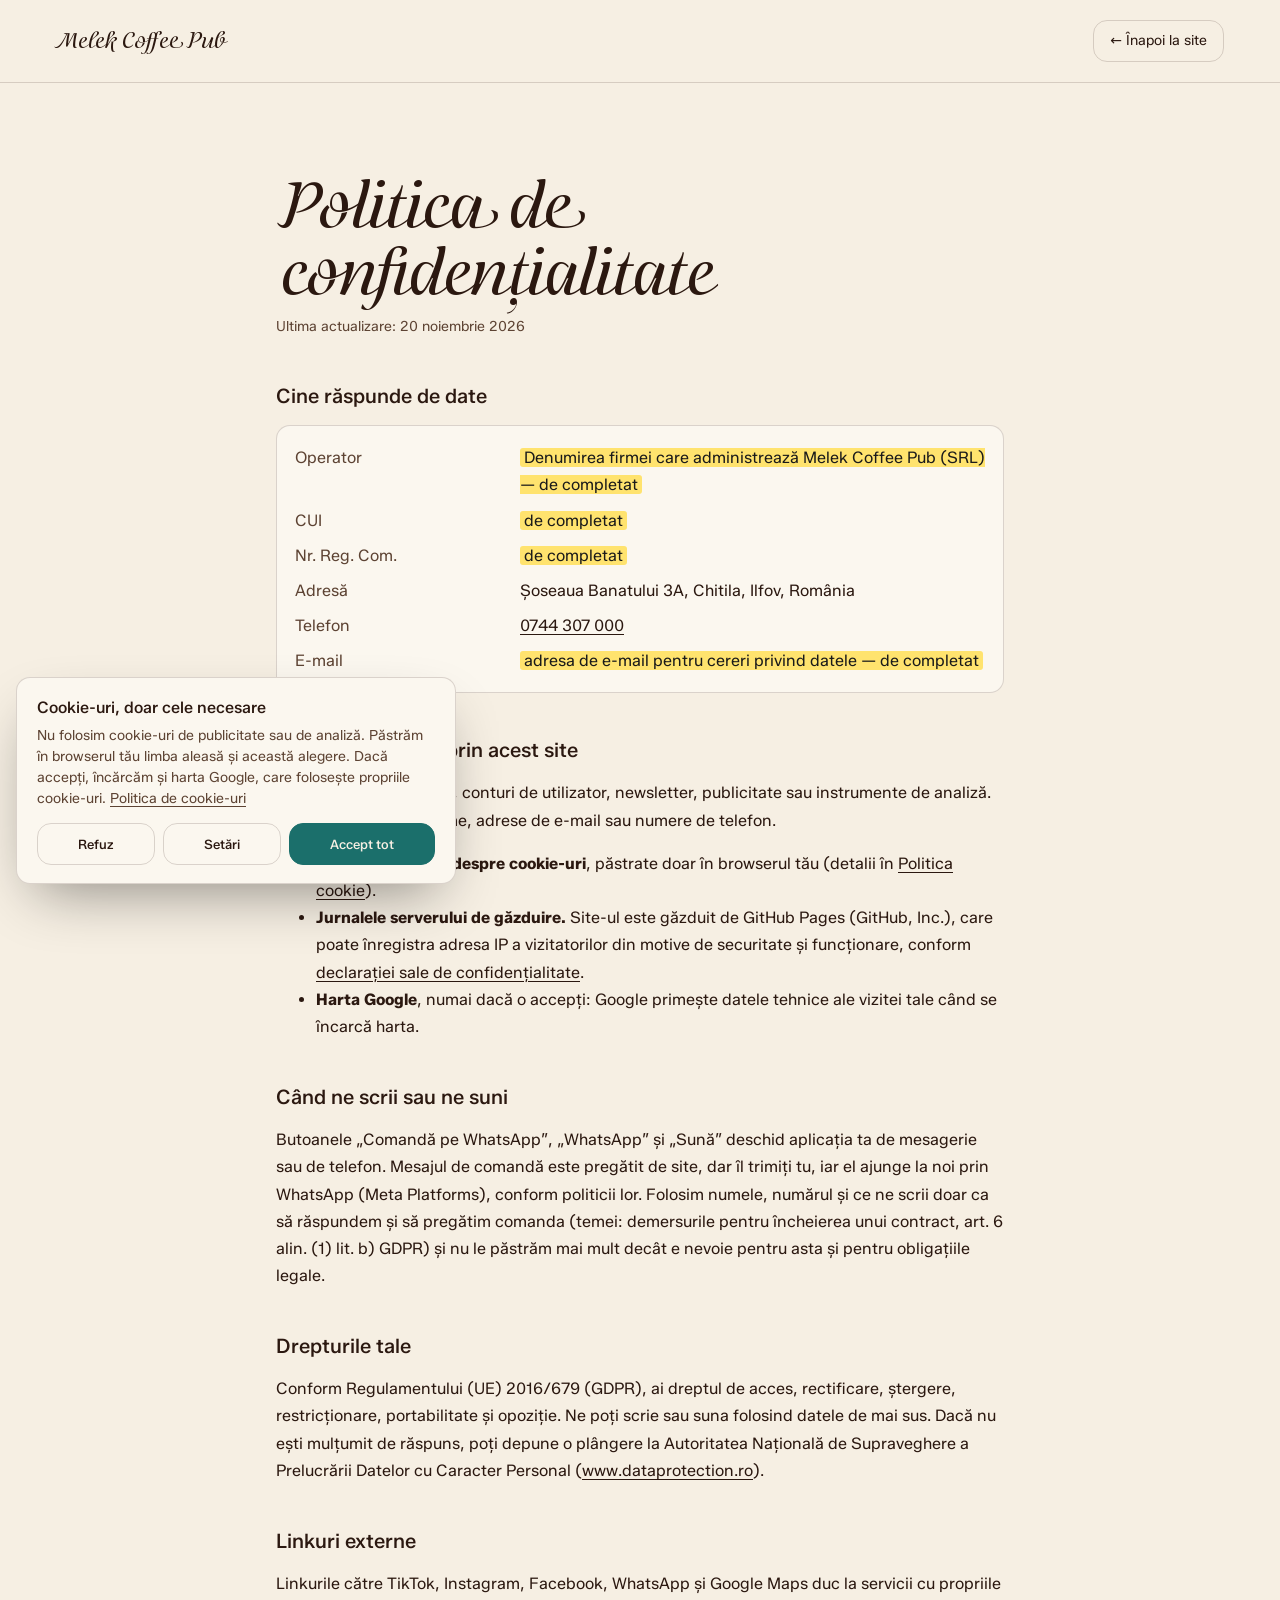
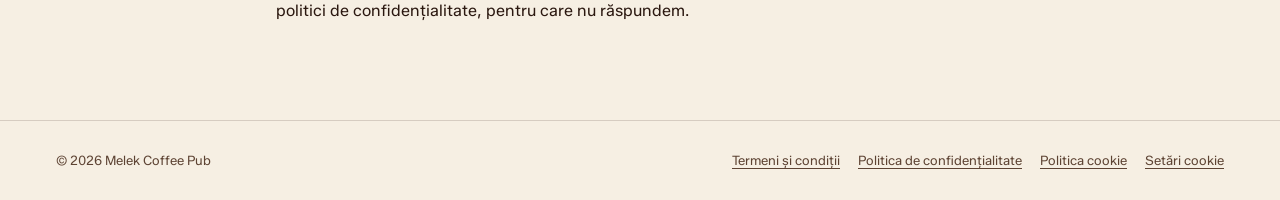
<file: confidentialitate.html>
<!doctype html>
<html lang="ro">
<head>
<meta charset="utf-8">
<meta name="viewport" content="width=device-width, initial-scale=1, viewport-fit=cover">
<title>Politica de confidențialitate · Melek Coffee Pub</title>
<meta name="robots" content="noindex, follow">
<meta name="theme-color" content="#f6efe3">
<link rel="icon" href="favicon.svg" type="image/svg+xml">
<link rel="stylesheet" href="css/fonts.css?v=1">
<link rel="stylesheet" href="css/style.css?v=8">
<link rel="stylesheet" href="css/legal.css?v=2">
</head>
<body class="legal-page">
<header class="legal-top">
  <a class="legal-brand" href="./">Melek Coffee Pub</a>
  <a class="legal-back" href="./">&larr; Înapoi la site</a>
</header>
<main class="legal">
  <h1>Politica de confidențialitate</h1>
  <p class="upd">Ultima actualizare: 20 noiembrie 2026</p>

  <h2>Cine răspunde de date</h2>
  <dl>
    <dt>Operator</dt><dd><mark>Denumirea firmei care administrează Melek Coffee Pub (SRL) — de completat</mark></dd>
    <dt>CUI</dt><dd><mark>de completat</mark></dd>
    <dt>Nr. Reg. Com.</dt><dd><mark>de completat</mark></dd>
    <dt>Adresă</dt><dd>Șoseaua Banatului 3A, Chitila, Ilfov, România</dd>
    <dt>Telefon</dt><dd><a href="tel:+40744307000">0744 307 000</a></dd>
    <dt>E-mail</dt><dd><mark>adresa de e-mail pentru cereri privind datele — de completat</mark></dd>
  </dl>

  <h2>Ce date colectăm prin acest site</h2>
  <p>Site-ul nu are formulare, conturi de utilizator, newsletter, publicitate sau instrumente de analiză. Nu colectăm prin el nume, adrese de e-mail sau numere de telefon.</p>
  <ul>
    <li><strong>Limba și alegerea despre cookie-uri</strong>, păstrate doar în browserul tău (detalii în <a href="cookies.html">Politica cookie</a>).</li>
    <li><strong>Jurnalele serverului de găzduire.</strong> Site-ul este găzduit de GitHub Pages (GitHub, Inc.), care poate înregistra adresa IP a vizitatorilor din motive de securitate și funcționare, conform <a href="https://docs.github.com/en/site-policy/privacy-policies/github-general-privacy-statement" target="_blank" rel="noopener">declarației sale de confidențialitate</a>.</li>
    <li><strong>Harta Google</strong>, numai dacă o accepți: Google primește datele tehnice ale vizitei tale când se încarcă harta.</li>
  </ul>

  <h2>Când ne scrii sau ne suni</h2>
  <p>Butoanele „Comandă pe WhatsApp”, „WhatsApp” și „Sună” deschid aplicația ta de mesagerie sau de telefon. Mesajul de comandă este pregătit de site, dar îl trimiți tu, iar el ajunge la noi prin WhatsApp (Meta Platforms), conform politicii lor. Folosim numele, numărul și ce ne scrii doar ca să răspundem și să pregătim comanda (temei: demersurile pentru încheierea unui contract, art. 6 alin. (1) lit. b) GDPR) și nu le păstrăm mai mult decât e nevoie pentru asta și pentru obligațiile legale.</p>

  <h2>Drepturile tale</h2>
  <p>Conform Regulamentului (UE) 2016/679 (GDPR), ai dreptul de acces, rectificare, ștergere, restricționare, portabilitate și opoziție. Ne poți scrie sau suna folosind datele de mai sus. Dacă nu ești mulțumit de răspuns, poți depune o plângere la Autoritatea Națională de Supraveghere a Prelucrării Datelor cu Caracter Personal (<a href="https://www.dataprotection.ro/" target="_blank" rel="noopener">www.dataprotection.ro</a>).</p>

  <h2>Linkuri externe</h2>
  <p>Linkurile către TikTok, Instagram, Facebook, WhatsApp și Google Maps duc la servicii cu propriile politici de confidențialitate, pentru care nu răspundem.</p>
</main>
<footer class="legal-foot">
  <span>© 2026 Melek Coffee Pub</span>
  <nav class="legal-links" aria-label="Informații legale">
    <a href="termeni.html">Termeni și condiții</a>
    <a href="confidentialitate.html">Politica de confidențialitate</a>
    <a href="cookies.html">Politica cookie</a>
    <button type="button" data-cookies-open>Setări cookie</button>
  </nav>
</footer>
<script src="js/consent.js?v=1" data-site="melek-coffee-pub" data-policy="cookies.html"></script>
</body>
</html>
</file>
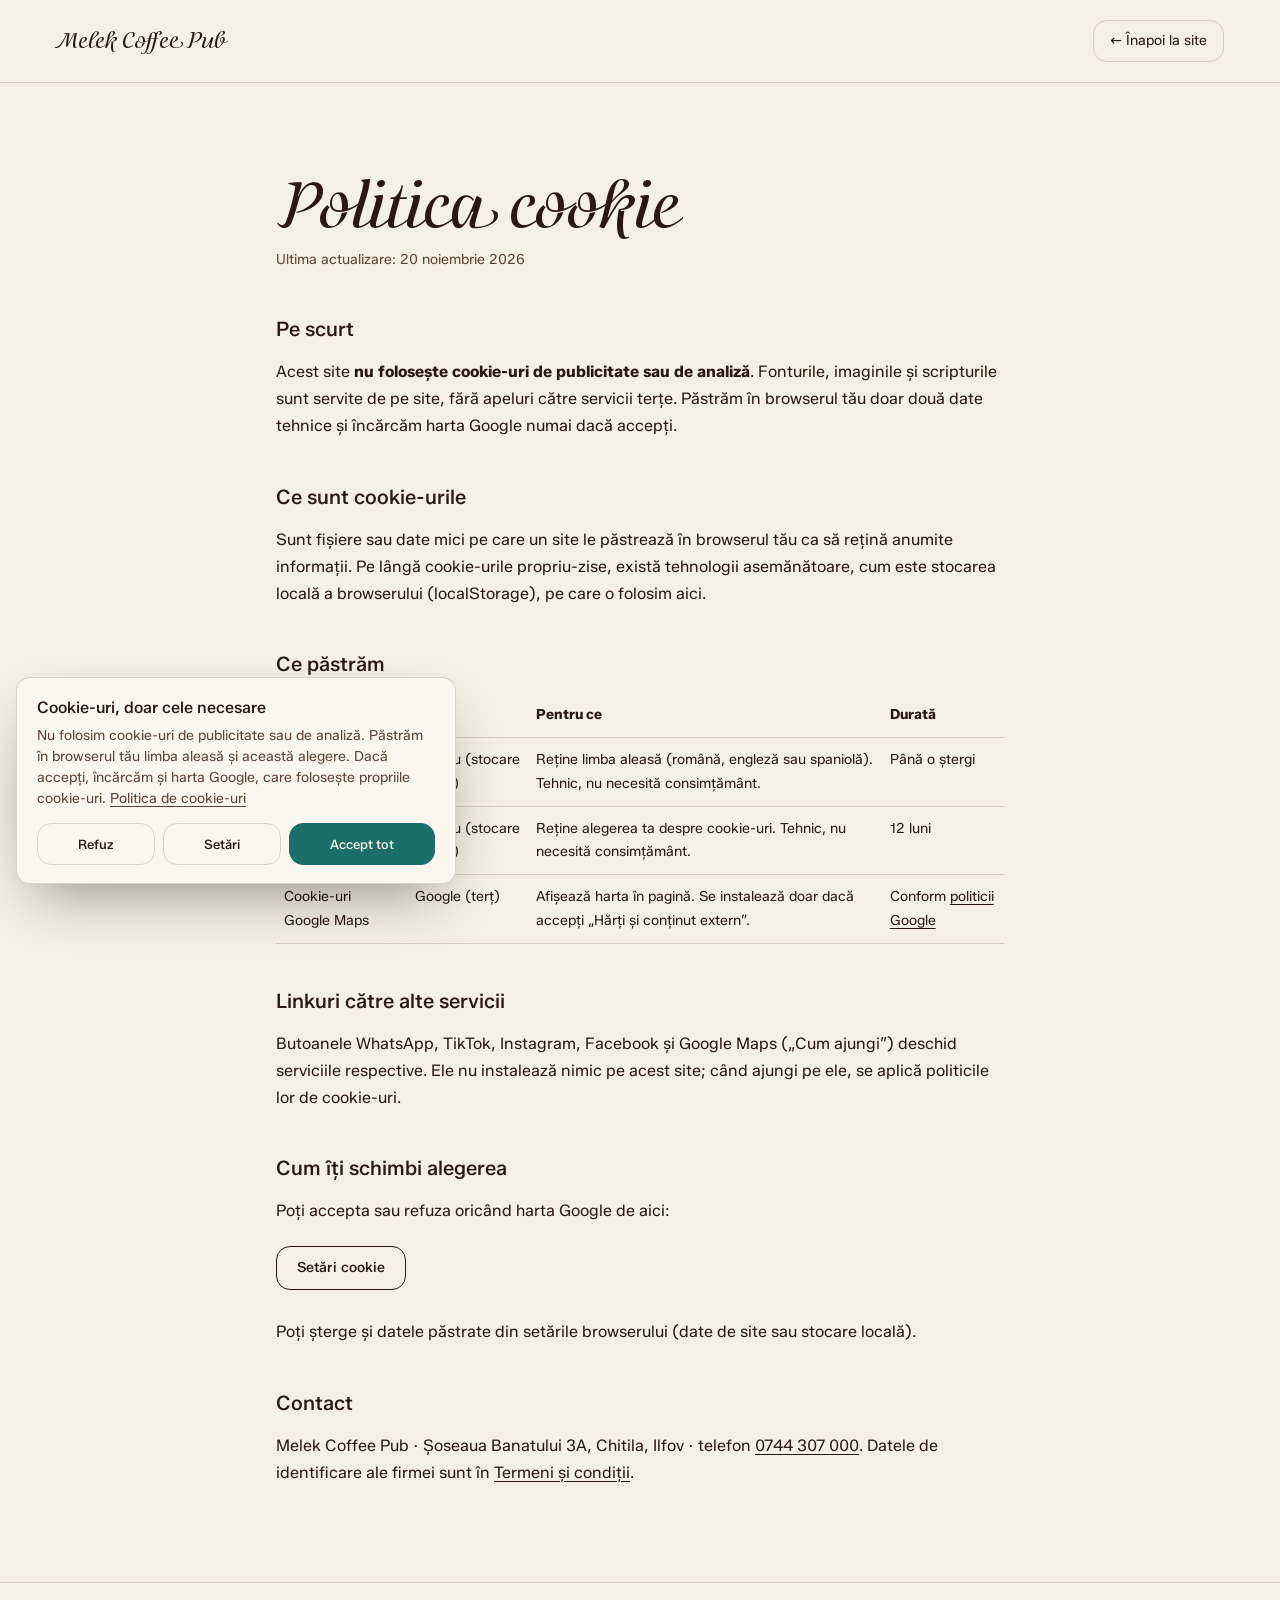
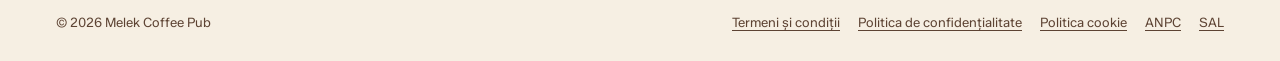
<file: cookies.html>
<!doctype html>
<html lang="ro">
<head>
<meta charset="utf-8">
<meta name="viewport" content="width=device-width, initial-scale=1, viewport-fit=cover">
<title>Politica cookie · Melek Coffee Pub</title>
<meta name="robots" content="noindex, follow">
<meta name="theme-color" content="#f6efe3">
<link rel="icon" href="favicon.svg" type="image/svg+xml">
<link rel="stylesheet" href="css/fonts.css?v=1">
<link rel="stylesheet" href="css/style.css?v=8">
<link rel="stylesheet" href="css/legal.css?v=2">
</head>
<body class="legal-page">
<header class="legal-top">
  <a class="legal-brand" href="./">Melek Coffee Pub</a>
  <a class="legal-back" href="./">&larr; Înapoi la site</a>
</header>
<main class="legal">
  <h1>Politica cookie</h1>
  <p class="upd">Ultima actualizare: 20 noiembrie 2026</p>

  <h2>Pe scurt</h2>
  <p>Acest site <strong>nu folosește cookie-uri de publicitate sau de analiză</strong>. Fonturile, imaginile și scripturile sunt servite de pe site, fără apeluri către servicii terțe. Păstrăm în browserul tău doar două date tehnice și încărcăm harta Google numai dacă accepți.</p>

  <h2>Ce sunt cookie-urile</h2>
  <p>Sunt fișiere sau date mici pe care un site le păstrează în browserul tău ca să rețină anumite informații. Pe lângă cookie-urile propriu-zise, există tehnologii asemănătoare, cum este stocarea locală a browserului (<em>localStorage</em>), pe care o folosim aici.</p>

  <h2>Ce păstrăm</h2>
  <table>
    <thead><tr><th>Nume</th><th>Al cui</th><th>Pentru ce</th><th>Durată</th></tr></thead>
    <tbody>
      <tr><td>melek-coffee-pub-lang</td><td>Propriu (stocare locală)</td><td>Reține limba aleasă (română, engleză sau spaniolă). Tehnic, nu necesită consimțământ.</td><td>Până o ștergi</td></tr>
      <tr><td>melek-coffee-pub-consent</td><td>Propriu (stocare locală)</td><td>Reține alegerea ta despre cookie-uri. Tehnic, nu necesită consimțământ.</td><td>12 luni</td></tr>
      <tr><td>Cookie-uri Google Maps</td><td>Google (terț)</td><td>Afișează harta în pagină. Se instalează doar dacă accepți „Hărți și conținut extern”.</td><td>Conform <a href="https://policies.google.com/technologies/cookies?hl=ro" target="_blank" rel="noopener">politicii Google</a></td></tr>
    </tbody>
  </table>

  <h2>Linkuri către alte servicii</h2>
  <p>Butoanele WhatsApp, TikTok, Instagram, Facebook și Google Maps („Cum ajungi”) deschid serviciile respective. Ele nu instalează nimic pe acest site; când ajungi pe ele, se aplică politicile lor de cookie-uri.</p>

  <h2>Cum îți schimbi alegerea</h2>
  <p>Poți accepta sau refuza oricând harta Google de aici:</p>
  <button type="button" class="legal-btn" data-cookies-open>Setări cookie</button>
  <p>Poți șterge și datele păstrate din setările browserului (date de site sau stocare locală).</p>

  <h2>Contact</h2>
  <p>Melek Coffee Pub · Șoseaua Banatului 3A, Chitila, Ilfov · telefon <a href="tel:+40744307000">0744 307 000</a>. Datele de identificare ale firmei sunt în <a href="termeni.html">Termeni și condiții</a>.</p>
</main>
<footer class="legal-foot">
  <span>© 2026 Melek Coffee Pub</span>
  <nav class="legal-links" aria-label="Informații legale">
    <a href="termeni.html">Termeni și condiții</a>
    <a href="confidentialitate.html">Politica de confidențialitate</a>
    <a href="cookies.html">Politica cookie</a>
    <a href="https://anpc.ro/" target="_blank" rel="noopener">ANPC</a>
    <a href="https://reclamatiisal.anpc.ro/" target="_blank" rel="noopener">SAL</a>
  </nav>
</footer>
<script src="js/consent.js?v=1" data-site="melek-coffee-pub" data-policy="cookies.html"></script>
</body>
</html>
</file>
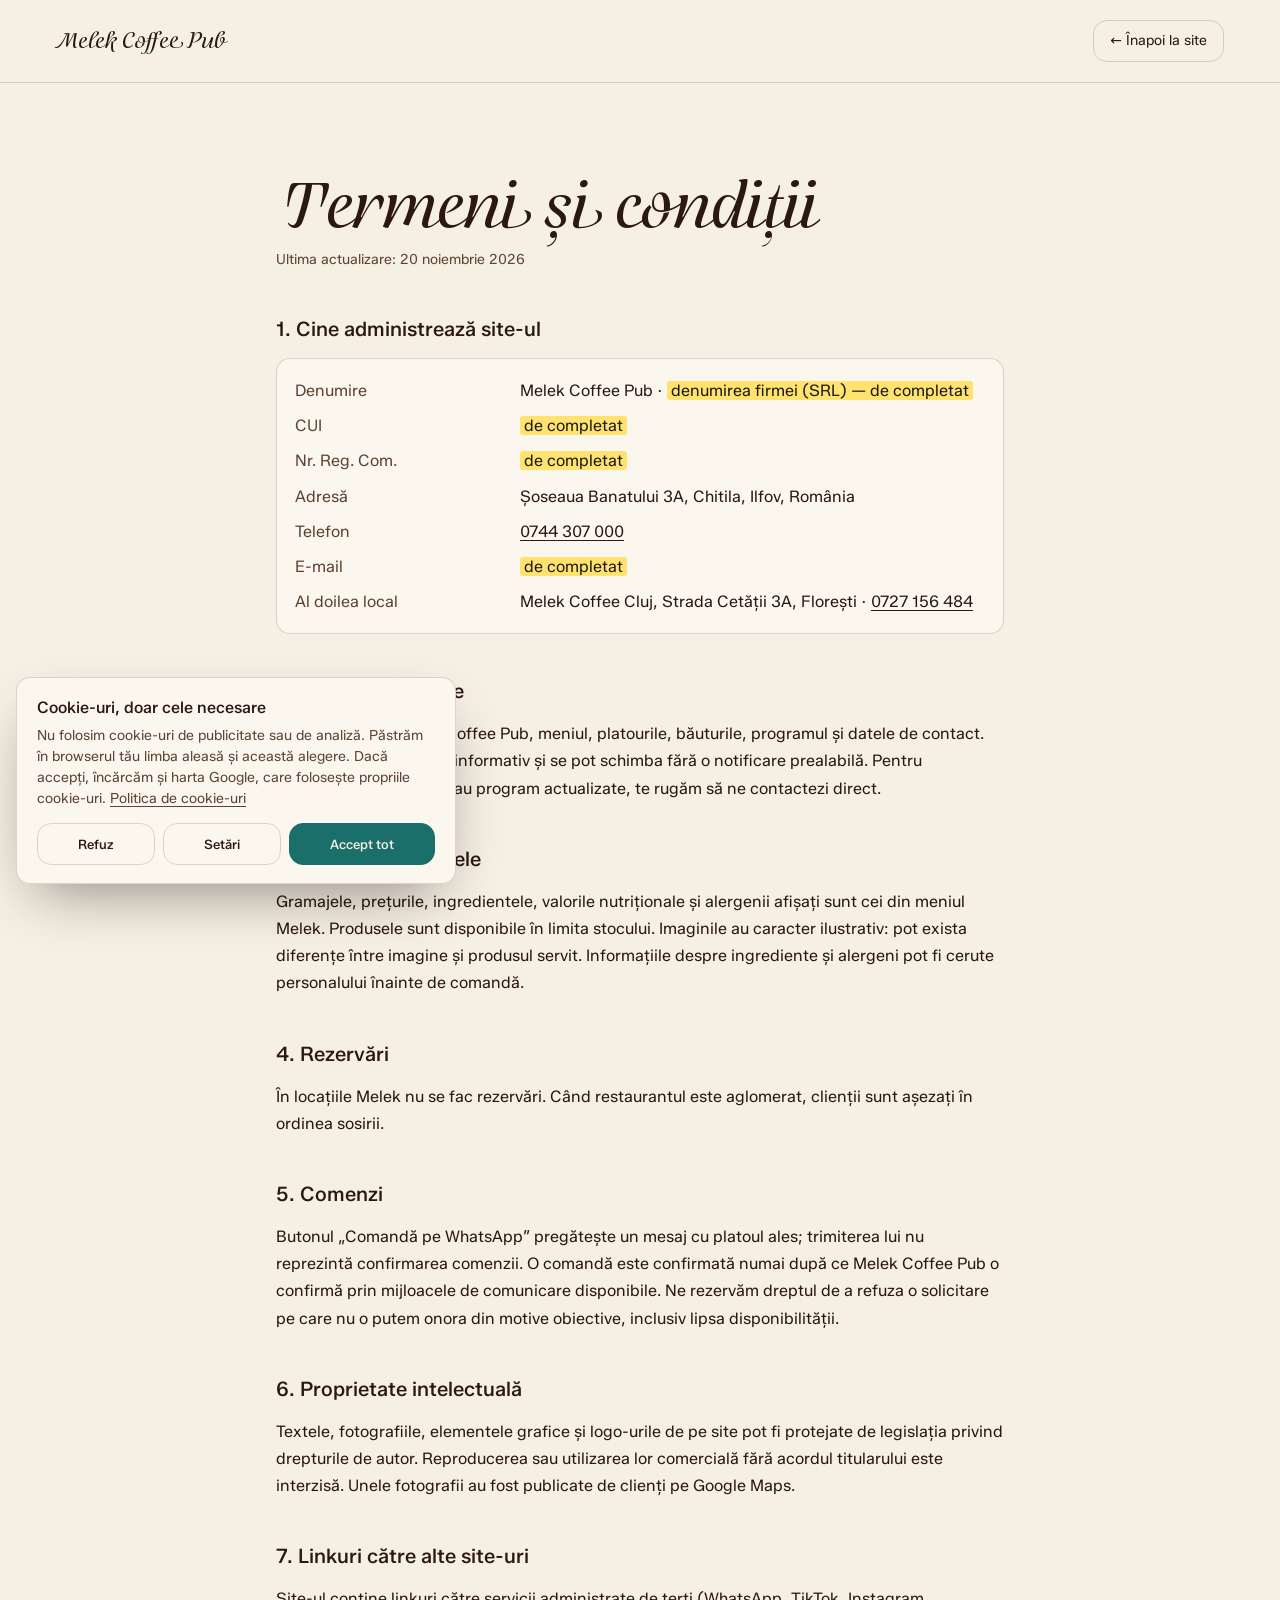
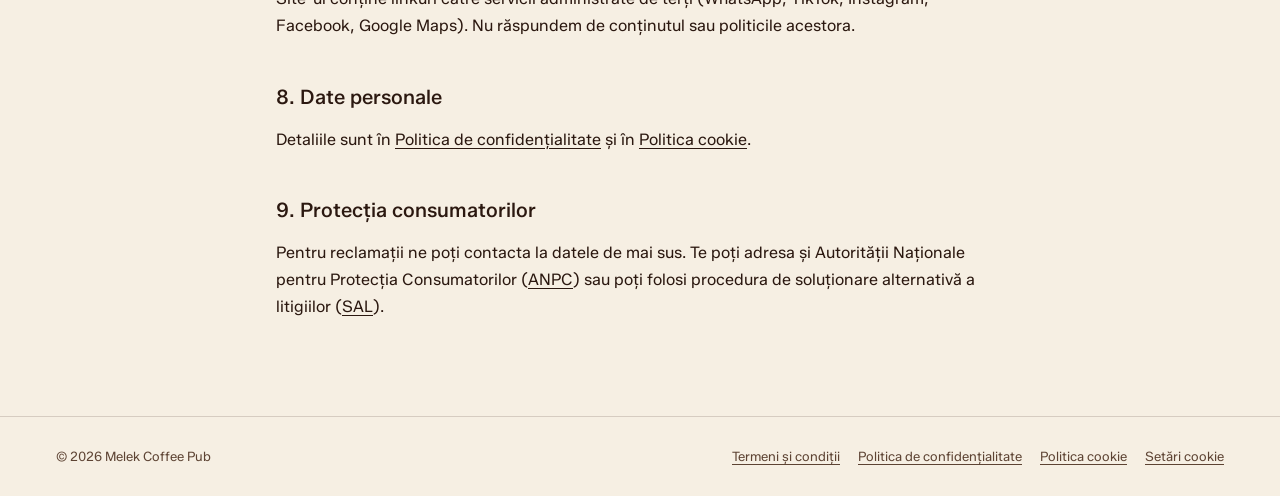
<file: termeni.html>
<!doctype html>
<html lang="ro">
<head>
<meta charset="utf-8">
<meta name="viewport" content="width=device-width, initial-scale=1, viewport-fit=cover">
<title>Termeni și condiții · Melek Coffee Pub</title>
<meta name="robots" content="noindex, follow">
<meta name="theme-color" content="#f6efe3">
<link rel="icon" href="favicon.svg" type="image/svg+xml">
<link rel="stylesheet" href="css/fonts.css?v=1">
<link rel="stylesheet" href="css/style.css?v=8">
<link rel="stylesheet" href="css/legal.css?v=2">
</head>
<body class="legal-page">
<header class="legal-top">
  <a class="legal-brand" href="./">Melek Coffee Pub</a>
  <a class="legal-back" href="./">&larr; Înapoi la site</a>
</header>
<main class="legal">
  <h1>Termeni și condiții</h1>
  <p class="upd">Ultima actualizare: 20 noiembrie 2026</p>

  <h2>1. Cine administrează site-ul</h2>
  <dl>
    <dt>Denumire</dt><dd>Melek Coffee Pub · <mark>denumirea firmei (SRL) — de completat</mark></dd>
    <dt>CUI</dt><dd><mark>de completat</mark></dd>
    <dt>Nr. Reg. Com.</dt><dd><mark>de completat</mark></dd>
    <dt>Adresă</dt><dd>Șoseaua Banatului 3A, Chitila, Ilfov, România</dd>
    <dt>Telefon</dt><dd><a href="tel:+40744307000">0744 307 000</a></dd>
    <dt>E-mail</dt><dd><mark>de completat</mark></dd>
    <dt>Al doilea local</dt><dd>Melek Coffee Cluj, Strada Cetății 3A, Florești · <a href="tel:+40727156484">0727 156 484</a></dd>
  </dl>

  <h2>2. Ce găsești pe site</h2>
  <p>Site-ul prezintă Melek Coffee Pub, meniul, platourile, băuturile, programul și datele de contact. Informațiile au caracter informativ și se pot schimba fără o notificare prealabilă. Pentru disponibilitate, prețuri sau program actualizate, te rugăm să ne contactezi direct.</p>

  <h2>3. Meniul și produsele</h2>
  <p>Gramajele, prețurile, ingredientele, valorile nutriționale și alergenii afișați sunt cei din meniul Melek. Produsele sunt disponibile în limita stocului. Imaginile au caracter ilustrativ: pot exista diferențe între imagine și produsul servit. Informațiile despre ingrediente și alergeni pot fi cerute personalului înainte de comandă.</p>

  <h2>4. Rezervări</h2>
  <p>În locațiile Melek nu se fac rezervări. Când restaurantul este aglomerat, clienții sunt așezați în ordinea sosirii.</p>

  <h2>5. Comenzi</h2>
  <p>Butonul „Comandă pe WhatsApp” pregătește un mesaj cu platoul ales; trimiterea lui nu reprezintă confirmarea comenzii. O comandă este confirmată numai după ce Melek Coffee Pub o confirmă prin mijloacele de comunicare disponibile. Ne rezervăm dreptul de a refuza o solicitare pe care nu o putem onora din motive obiective, inclusiv lipsa disponibilității.</p>

  <h2>6. Proprietate intelectuală</h2>
  <p>Textele, fotografiile, elementele grafice și logo-urile de pe site pot fi protejate de legislația privind drepturile de autor. Reproducerea sau utilizarea lor comercială fără acordul titularului este interzisă. Unele fotografii au fost publicate de clienți pe Google Maps.</p>

  <h2>7. Linkuri către alte site-uri</h2>
  <p>Site-ul conține linkuri către servicii administrate de terți (WhatsApp, TikTok, Instagram, Facebook, Google Maps). Nu răspundem de conținutul sau politicile acestora.</p>

  <h2>8. Date personale</h2>
  <p>Detaliile sunt în <a href="confidentialitate.html">Politica de confidențialitate</a> și în <a href="cookies.html">Politica cookie</a>.</p>

  <h2>9. Protecția consumatorilor</h2>
  <p>Pentru reclamații ne poți contacta la datele de mai sus. Te poți adresa și Autorității Naționale pentru Protecția Consumatorilor (<a href="https://anpc.ro/" target="_blank" rel="noopener">ANPC</a>) sau poți folosi procedura de soluționare alternativă a litigiilor (<a href="https://reclamatiisal.anpc.ro/" target="_blank" rel="noopener">SAL</a>).</p>
</main>
<footer class="legal-foot">
  <span>© 2026 Melek Coffee Pub</span>
  <nav class="legal-links" aria-label="Informații legale">
    <a href="termeni.html">Termeni și condiții</a>
    <a href="confidentialitate.html">Politica de confidențialitate</a>
    <a href="cookies.html">Politica cookie</a>
    <button type="button" data-cookies-open>Setări cookie</button>
  </nav>
</footer>
<script src="js/consent.js?v=1" data-site="melek-coffee-pub" data-policy="cookies.html"></script>
</body>
</html>
</file>
<file: css/fonts.css>
/* Fuentes alojadas en la propia web (sin llamadas a Google) */
@font-face {
  font-family: 'Zalando Sans';
  font-style: normal;
  font-weight: 200 900;
  font-stretch: 100%;
  font-display: swap;
  src: url(../assets/fonts/zalando-sans-normal-200-900-latin-ext.woff2) format('woff2');
  unicode-range: U+0100-02BA, U+02BD-02C5, U+02C7-02CC, U+02CE-02D7, U+02DD-02FF, U+0304, U+0308, U+0329, U+1D00-1DBF, U+1E00-1E9F, U+1EF2-1EFF, U+2020, U+20A0-20AB, U+20AD-20C4, U+2113, U+2C60-2C7F, U+A720-A7FF;
}
@font-face {
  font-family: 'Zalando Sans';
  font-style: normal;
  font-weight: 200 900;
  font-stretch: 100%;
  font-display: swap;
  src: url(../assets/fonts/zalando-sans-normal-200-900-latin.woff2) format('woff2');
  unicode-range: U+0000-00FF, U+0131, U+0152-0153, U+02BB-02BC, U+02C6, U+02DA, U+02DC, U+0304, U+0308, U+0329, U+2000-206F, U+20AC, U+2122, U+2191, U+2193, U+2212, U+2215, U+FEFF, U+FFFD;
}
/* Telma (Fontshare, ITF Free Font License): titulares */
@font-face { font-family: 'Telma'; src: url(../assets/fonts/telma-400.woff2) format('woff2'); font-weight: 400; font-style: normal; font-display: swap; }
@font-face { font-family: 'Telma'; src: url(../assets/fonts/telma-500.woff2) format('woff2'); font-weight: 500; font-style: normal; font-display: swap; }
@font-face { font-family: 'Telma'; src: url(../assets/fonts/telma-700.woff2) format('woff2'); font-weight: 700; font-style: normal; font-display: swap; }
</file>
<file: css/style.css>
/* Melek Coffee Pub · «Sub fronton»: la sala de Melek (madera de miel, platos turquesa, terciopelo rosado, candelabros)
   y sus tablas de platou sobre una mesa redonda vista desde arriba. Eje simétrico; Telma para titulares, Zalando Sans para texto. */

:root {
  --paper: #f6efe3;
  --paper-2: #efe5d5;
  --card: #fbf7ef;
  --blush: #ecdacf;
  --blush-2: #dfc3b4;
  --ink: #2b1810;
  --ink-2: #5d4333;
  --line: rgba(43, 24, 16, .16);
  --line-2: rgba(43, 24, 16, .08);
  --wood: #c78c50;
  --wood-d: #8e552a;
  --teal: #1b6f6b;
  --teal-h: #145b58;
  --teal-l: #74c8c2;
  --brass: #c19a52;
  --night: #24150e;
  --night-2: #301e15;
  --cream: #f6efe3;
  --cream-2: rgba(246, 239, 227, .74);
  --ember: #ff7a2a;
  --r: 14px;
  --r-s: 8px;
  --ff-d: 'Telma', 'Georgia', serif;
  --ff: 'Zalando Sans', system-ui, -apple-system, 'Segoe UI', sans-serif;
  --wrap: 1320px;
  --gut: clamp(20px, 4vw, 56px);
  --ease: cubic-bezier(.22, .8, .2, 1);
  --ease-io: cubic-bezier(.65, 0, .35, 1);
  --top-h: 38px;
  --head-h: 76px;
}

*, *::before, *::after { box-sizing: border-box; }
html { -webkit-text-size-adjust: 100%; text-size-adjust: 100%; overflow-x: clip; scrollbar-color: var(--wood-d) var(--paper-2); accent-color: var(--teal); }
body {
  margin: 0; background: var(--paper); color: var(--ink);
  font: 400 17px/1.6 var(--ff); font-synthesis: none;
  -webkit-font-smoothing: antialiased; text-rendering: optimizeLegibility;
  overflow-x: clip;
}
img, video, canvas, svg { display: block; max-width: 100%; }
img { height: auto; }
a { color: inherit; }
button { font: inherit; color: inherit; cursor: pointer; }
[hidden] { display: none !important; }
::selection { background: var(--teal); color: var(--cream); }
:focus-visible { outline: 2px solid var(--teal); outline-offset: 3px; border-radius: 4px; }
.sr { position: absolute !important; width: 1px; height: 1px; overflow: hidden; clip: rect(0 0 0 0); white-space: nowrap; }
.skip { position: fixed; left: 12px; top: 12px; z-index: 9999; padding: 12px 18px; border-radius: var(--r-s); background: var(--ink); color: var(--cream); text-decoration: none; translate: 0 -200%; transition: translate .2s var(--ease); }
.skip:focus { translate: 0 0; }
.ico { width: 18px; height: 18px; fill: currentColor; flex: none; }

.wrap { width: min(100% - 2 * var(--gut), var(--wrap)); margin-inline: auto; }
section { position: relative; padding-block: clamp(84px, 10vw, 150px); scroll-margin-top: calc(var(--head-h) + 8px); }

.h2 {
  margin: 0; text-align: center; text-wrap: balance;
  font: 500 clamp(44px, 5.6vw, 92px)/.95 var(--ff-d); letter-spacing: -0.01em;
}
.h3 { margin: 0; font: 500 clamp(26px, 2.4vw, 36px)/1.05 var(--ff-d); }
.lead { max-width: 60ch; margin: 22px auto 0; text-align: center; text-wrap: pretty; font-size: clamp(17px, 1.3vw, 20px); color: var(--ink-2); }

/* ---------- botones ---------- */
.btn {
  display: inline-flex; align-items: center; justify-content: center; gap: 10px;
  min-height: 52px; padding: 0 26px; border-radius: 999px; border: 1.5px solid var(--teal);
  background: var(--teal); color: var(--cream); text-decoration: none;
  font: 600 16px/1 var(--ff); letter-spacing: .01em; white-space: nowrap;
  transition: background-color .25s var(--ease), border-color .25s var(--ease), color .25s var(--ease), scale .18s var(--ease);
}
.btn:active { scale: .97; }
.btn-ghost { background: transparent; color: var(--ink); border-color: currentColor; }
.btn-sm { min-height: 42px; padding: 0 18px; font-size: 15px; }
@media (hover: hover) and (pointer: fine) {
  .btn:hover { background: var(--teal-h); border-color: var(--teal-h); }
  .btn-ghost:hover { background: var(--ink); border-color: var(--ink); color: var(--cream); }
}
.link { color: var(--teal); font-weight: 600; text-decoration: underline; text-decoration-thickness: 1.5px; text-underline-offset: 4px; }
.linklike { background: none; border: 0; padding: 0; text-decoration: underline; text-underline-offset: 3px; }

/* ---------- barra superior y cabecera ---------- */
.topbar { background: var(--night); color: var(--cream); font-size: 13.5px; position: relative; z-index: 60; }
.topbar-in { width: min(100% - 2 * var(--gut), var(--wrap)); margin-inline: auto; min-height: var(--top-h); display: grid; grid-template-columns: 1fr auto 1fr; align-items: center; gap: 16px; }
.topbar p { margin: 0; }
.topbar-note { color: var(--cream-2); text-align: center; }
.status { display: inline-flex; align-items: center; gap: 9px; white-space: nowrap; }
.dot { width: 8px; height: 8px; border-radius: 50%; background: #9a8a7c; box-shadow: 0 0 0 0 rgba(116, 200, 194, .6); }
.is-open .dot { background: var(--teal-l); animation: pulse 2.4s var(--ease) infinite; }
@keyframes pulse { 0% { box-shadow: 0 0 0 0 rgba(116, 200, 194, .55); } 70% { box-shadow: 0 0 0 8px rgba(116, 200, 194, 0); } 100% { box-shadow: 0 0 0 0 rgba(116, 200, 194, 0); } }
.langs { justify-self: end; display: flex; gap: 2px; }
.langs button { min-width: 44px; min-height: 34px; border: 0; border-radius: 6px; background: none; color: var(--cream-2); font: 600 12.5px/1 var(--ff); letter-spacing: .06em; }
.langs button[aria-pressed="true"] { color: var(--cream); background: rgba(246, 239, 227, .12); }
@media (hover: hover) and (pointer: fine) { .langs button:hover { color: var(--cream); } }

.site-header { position: sticky; top: 0; z-index: 50; background: rgba(246, 239, 227, .92); backdrop-filter: saturate(1.2) blur(10px); -webkit-backdrop-filter: saturate(1.2) blur(10px); transition: box-shadow .3s var(--ease); }
.site-header.is-stuck { box-shadow: 0 1px 0 var(--line), 0 10px 30px -22px rgba(43, 24, 16, .5); }
.header-in { width: min(100% - 2 * var(--gut), var(--wrap)); margin-inline: auto; height: var(--head-h); display: grid; grid-template-columns: 1fr auto 1fr; align-items: center; gap: 24px; }
.nav { display: flex; align-items: center; gap: clamp(18px, 2.4vw, 36px); }
.nav-r { justify-content: flex-end; }
.nav > a:not(.btn) { position: relative; text-decoration: none; font-weight: 500; font-size: 16px; padding: 10px 0; }
.nav > a:not(.btn)::after { content: ""; position: absolute; left: 0; right: 0; bottom: 4px; height: 1.5px; background: currentColor; scale: 0 1; transform-origin: right; transition: scale .35s var(--ease); }
@media (hover: hover) and (pointer: fine) { .nav > a:not(.btn):hover::after { scale: 1 1; transform-origin: left; } }
.brand { display: block; color: #3d2414; }
.sign { width: clamp(176px, 16vw, 250px); height: auto; aspect-ratio: 1057.8 / 193.8; fill: currentColor; overflow: visible; }
.menu-btn, .call-btn { display: none; }
.mobile-menu { display: none; }

/* cabecera transparente sobre la portada (vuelve a crema al bajar) */
.site-header { transition: box-shadow .3s var(--ease), background-color .45s var(--ease), color .45s var(--ease); }
.site-header.on-dark { background: transparent; backdrop-filter: none; -webkit-backdrop-filter: none; box-shadow: none; color: var(--cream); }
.site-header .brand { transition: opacity .45s var(--ease), translate .45s var(--ease); }
.site-header.on-dark .brand { color: #e4c27a; opacity: 0; translate: 0 -6px; pointer-events: none; } /* sobre el vídeo, el logo es el rótulo grande */
.site-header.on-dark .nav > a:not(.btn) { color: var(--cream); text-shadow: 0 1px 12px rgba(0, 0, 0, .35); }
.site-header.on-dark .btn-sm { background: rgba(246, 239, 227, .1); border-color: rgba(246, 239, 227, .55); color: var(--cream); backdrop-filter: blur(6px); }
.site-header.on-dark .menu-btn { color: var(--cream); }

/* ---------- portada: vídeo de sus platos y su sala, rótulo dorado que se escribe ---------- */
.hero {
  position: relative; isolation: isolate; overflow: clip; scroll-margin-top: 0;
  margin-top: calc(-1 * var(--head-h)); min-height: max(640px, calc(100svh - var(--top-h)));
  padding: calc(var(--head-h) + clamp(28px, 5vh, 64px)) var(--gut) clamp(96px, 13vh, 140px);
  display: flex; flex-direction: column; justify-content: center; align-items: center; text-align: center;
  background: var(--night); color: var(--cream);
}
.hero-media { position: absolute; inset: 0; z-index: -1; background: #1a0e08; }
.hero-vid { width: 100%; height: 100%; object-fit: cover; display: block; }
.hero-media::after {
  content: ""; position: absolute; inset: 0;
  background:
    radial-gradient(64% 54% at 50% 46%, rgba(20, 10, 5, .74), rgba(20, 10, 5, .3) 72%, rgba(20, 10, 5, .14)),
    linear-gradient(180deg, rgba(20, 10, 5, .72) 0%, rgba(20, 10, 5, .12) 24%, rgba(20, 10, 5, .16) 62%, rgba(20, 10, 5, .9) 100%);
}
.hero-in { position: relative; width: 100%; max-width: 1120px; display: flex; flex-direction: column; align-items: center; }
.hero-h { margin: 0; display: flex; flex-direction: column; align-items: center; font-weight: 400; }
.hero-sign { position: relative; display: block; width: min(86vw, 1000px); aspect-ratio: 1057.8 / 193.8; filter: drop-shadow(0 6px 26px rgba(0, 0, 0, .5)); }
.sg { position: absolute; inset: 0; width: 100%; height: 100%; overflow: visible; }
.sg-fill { fill: url(#gold); }
.sg-line { fill: none; stroke: #f3d99a; stroke-width: 1.4; stroke-linejoin: round; opacity: .9; }
.sg-shine { fill: #fffbea; opacity: 0; mix-blend-mode: soft-light; }
.hero-rule { display: flex; align-items: center; gap: clamp(12px, 1.6vw, 22px); margin-top: clamp(14px, 2.2vh, 26px); font: 600 clamp(11.5px, 1vw, 13.5px)/1 var(--ff); letter-spacing: .42em; text-transform: uppercase; color: #ecd39a; }
.hero-rule > span { margin-right: -.42em; }
.hero-rule i { display: block; width: clamp(44px, 8vw, 120px); height: 1px; background: linear-gradient(90deg, transparent, #e4c27a); }
.hero-rule i:last-child { background: linear-gradient(90deg, #e4c27a, transparent); }
.hero-title { display: block; margin-top: clamp(18px, 2.8vh, 30px); font: 500 clamp(30px, 3.5vw, 54px)/1.05 var(--ff-d); letter-spacing: -0.005em; color: var(--cream); text-wrap: balance; text-shadow: 0 2px 24px rgba(0, 0, 0, .4); }
.hero-lede { max-width: 46ch; margin: clamp(12px, 1.8vh, 18px) 0 0; font-size: clamp(16px, 1.25vw, 19px); line-height: 1.5; color: rgba(246, 239, 227, .9); text-wrap: balance; text-shadow: 0 1px 16px rgba(0, 0, 0, .45); }
.hero-ctas { display: flex; flex-wrap: wrap; justify-content: center; gap: 12px; margin-top: clamp(24px, 3.6vh, 36px); }
.btn-gold { background: linear-gradient(180deg, #f2d791, #cfa14e); border-color: transparent; color: #2b1810; box-shadow: 0 14px 34px -14px rgba(207, 161, 78, .85), inset 0 1px 0 rgba(255, 255, 255, .55); }
.btn-glass { background: rgba(246, 239, 227, .08); border-color: rgba(246, 239, 227, .55); color: var(--cream); backdrop-filter: blur(6px); -webkit-backdrop-filter: blur(6px); }
@media (hover: hover) and (pointer: fine) {
  .btn-gold:hover { background: linear-gradient(180deg, #f7e0a4, #d8ad5c); border-color: transparent; }
  .btn-gold:hover .ico { translate: 3px 0; }
  .btn-glass:hover { background: var(--cream); border-color: var(--cream); color: var(--ink); }
}
.btn-gold .ico { transition: translate .25s var(--ease); }
.hero-facts { list-style: none; margin: clamp(22px, 3.2vh, 34px) 0 0; padding: 0; display: flex; flex-wrap: wrap; justify-content: center; gap: 8px 28px; font-size: 14.5px; color: rgba(246, 239, 227, .86); }
.hero-facts li { display: inline-flex; align-items: center; gap: 8px; }
.hero-facts .ico { width: 16px; height: 16px; color: #e4c27a; }
.hero-cue { position: absolute; left: 50%; bottom: clamp(18px, 3.5vh, 34px); translate: -50% 0; display: grid; place-items: center; width: 44px; height: 64px; }
.hero-cue i { position: relative; display: block; width: 1px; height: 52px; background: rgba(246, 239, 227, .28); overflow: hidden; }
.hero-cue i::after { content: ""; position: absolute; left: 0; top: -40%; width: 1px; height: 40%; background: #ecd39a; animation: cue 2.4s var(--ease-io) 3s infinite; }
@keyframes cue { 0% { top: -40%; } 70%, 100% { top: 100%; } }

/* entrada: el rótulo se escribe en oro (contorno y luego relleno), destello, y sube el resto */
.js .sg-line { -webkit-mask-image: linear-gradient(90deg, #000 44%, transparent 56%); mask-image: linear-gradient(90deg, #000 44%, transparent 56%); -webkit-mask-size: 260% 100%; mask-size: 260% 100%; -webkit-mask-repeat: no-repeat; mask-repeat: no-repeat; animation: signWrite 1.9s cubic-bezier(.5, .05, .25, 1) .15s both, lineOut 1s var(--ease) 2.3s forwards; }
.js .sg-fill { -webkit-mask-image: linear-gradient(90deg, #000 44%, transparent 56%); mask-image: linear-gradient(90deg, #000 44%, transparent 56%); -webkit-mask-size: 260% 100%; mask-size: 260% 100%; -webkit-mask-repeat: no-repeat; mask-repeat: no-repeat; animation: signWrite 1.9s cubic-bezier(.5, .05, .25, 1) .65s both; }
.js .sg-shine { -webkit-mask-image: linear-gradient(90deg, transparent 42%, #000 50%, transparent 58%); mask-image: linear-gradient(90deg, transparent 42%, #000 50%, transparent 58%); -webkit-mask-size: 300% 100%; mask-size: 300% 100%; -webkit-mask-repeat: no-repeat; mask-repeat: no-repeat; animation: shine 9s ease-in-out 2.6s infinite; }
@keyframes signWrite { from { -webkit-mask-position: 100% 0; mask-position: 100% 0; } to { -webkit-mask-position: 0 0; mask-position: 0 0; } }
@keyframes lineOut { to { opacity: 0; } }
@keyframes shine { 0% { opacity: 1; -webkit-mask-position: 100% 0; mask-position: 100% 0; } 18% { opacity: 1; -webkit-mask-position: 0 0; mask-position: 0 0; } 19%, 100% { opacity: 0; -webkit-mask-position: 0 0; mask-position: 0 0; } }
.js .hero-rule i { scale: 0 1; animation: ruleIn 1.1s var(--ease) 1.5s forwards; }
.js .hero-rule i:first-child { transform-origin: 100% 50%; }
.js .hero-rule i:last-child { transform-origin: 0 50%; }
@keyframes ruleIn { to { scale: 1 1; } }
.js .hero-rule > span, .js .hero-title, .js .hero-lede, .js .hero-ctas, .js .hero-facts { opacity: 0; translate: 0 18px; animation: heroUp 1s var(--ease) both; }
.js .hero-rule > span { animation-delay: 1.6s; }
.js .hero-title { animation-delay: 1.75s; }
.js .hero-lede { animation-delay: 1.9s; }
.js .hero-ctas { animation-delay: 2.05s; }
.js .hero-facts { animation-delay: 2.2s; }
@keyframes heroUp { to { opacity: 1; translate: 0 0; } }
.js:not(.ready) .hero .sg, .js:not(.ready) .hero-in *, .js:not(.ready) .hero-cue i::after { animation-play-state: paused !important; }
.hero-vid { opacity: 1; transition: opacity 1.2s var(--ease); }

/* ---------- Melek ---------- */
.melek { background: var(--blush); }
.melek-row { display: grid; grid-template-columns: 1fr auto 1fr; align-items: center; gap: clamp(28px, 5vw, 88px); margin-top: clamp(44px, 5vw, 72px); }
.melek-stats { justify-self: end; text-align: right; display: grid; gap: 28px; justify-items: end; }
.melek-quote { justify-self: start; display: grid; gap: 22px; justify-items: start; max-width: 36ch; }
.stat { margin: 0; color: var(--ink); }
.stat b { font: 500 clamp(58px, 6.2vw, 104px)/.9 var(--ff-d); letter-spacing: -0.02em; font-variant-numeric: lining-nums; }
.stat > span:not(.stat-l) { font: 500 clamp(22px, 2vw, 30px)/1 var(--ff-d); }
.stat-l { display: block; margin-top: 6px; font-size: 15px; color: var(--ink-2); }
.melek-quote blockquote { margin: 0; }
.melek-quote blockquote p { margin: 0 0 12px; font: 400 clamp(19px, 1.45vw, 22px)/1.45 var(--ff); text-wrap: pretty; }
.melek-quote footer, .q footer { font-size: 14.5px; color: var(--ink-2); }
cite { font-style: normal; font-weight: 600; color: var(--ink); }
.phone { position: relative; margin: 0; width: clamp(240px, 22vw, 330px); aspect-ratio: 9 / 16; border-radius: 30px; overflow: hidden; background: var(--night); box-shadow: 0 40px 80px -40px rgba(43, 24, 16, .6), 0 0 0 7px var(--card); }
.phone--sm { width: clamp(220px, 19vw, 290px); box-shadow: 0 40px 80px -40px rgba(0, 0, 0, .7), 0 0 0 1px rgba(246, 239, 227, .14); }
.phone-v { width: 100%; height: 100%; object-fit: cover; }
.phone-sound { position: absolute; left: 50%; bottom: 16px; translate: -50% 0; display: inline-flex; align-items: center; gap: 8px; min-height: 44px; padding: 0 16px; border: 0; border-radius: 999px; background: rgba(246, 239, 227, .94); color: var(--ink); font: 600 14px/1 var(--ff); white-space: nowrap; box-shadow: 0 8px 24px -10px rgba(0, 0, 0, .5); transition: scale .18s var(--ease), background-color .25s; }
.phone-sound:active { scale: .96; }
.phone.is-full .phone-sound { display: none; }

/* ---------- platouri (estrella) ---------- */
.platouri { background: var(--paper); }
.stepper { display: flex; align-items: center; justify-content: center; gap: clamp(16px, 2.4vw, 28px); margin: clamp(34px, 4vw, 52px) auto clamp(18px, 2.4vw, 30px); }
.step { width: 58px; height: 58px; display: grid; place-items: center; border-radius: 50%; border: 1.5px solid var(--ink); background: transparent; transition: background-color .2s, color .2s, scale .15s var(--ease), opacity .2s; }
.step svg { width: 22px; height: 22px; fill: none; stroke: currentColor; stroke-width: 2; stroke-linecap: round; }
.step:active { scale: .92; }
.step:disabled { opacity: .3; cursor: default; }
@media (hover: hover) and (pointer: fine) { .step:not(:disabled):hover { background: var(--ink); color: var(--cream); } }
.step-n { margin: 0; min-width: 6.2em; text-align: center; display: grid; justify-items: center; line-height: 1; }
.step-n output { font: 500 clamp(64px, 6vw, 92px)/.9 var(--ff-d); font-variant-numeric: lining-nums tabular-nums; }
.step-n span { margin-top: 6px; font-size: 15px; color: var(--ink-2); }

/* la mesa: redonda y vista desde arriba. Tres columnas simétricas: lo que lleva | la mesa | precio y pedido */
.planner {
  --tw: clamp(360px, 37vw, 540px);
  display: grid; grid-template-columns: minmax(0, 1fr) var(--tw) minmax(0, 1fr);
  grid-template-areas: ". step ." "list table card" ". choice .";
  column-gap: clamp(28px, 3.6vw, 60px); align-items: center;
}
.planner > .stepper { grid-area: step; }
.table { grid-area: table; position: relative; width: 100%; aspect-ratio: 1; container-type: inline-size; isolation: isolate; }
.table > * { position: absolute; inset: 0; margin: 0; }
.table canvas { width: 100%; height: 100%; }
.t-chairs { z-index: 0; } .board-wood { z-index: 1; } .t-plates { z-index: 2; } .t-platters { z-index: 3; } .board-fx { z-index: 4; }
.t-chairs, .t-plates, .board-fx { pointer-events: none; }

/* sillas de terciopelo con respaldo de latón, mirando al centro (las mueve el JS por el borde) */
.chair, .plate { position: absolute; left: 50%; top: 50%; opacity: 0; transition: transform .8s var(--ease), opacity .45s var(--ease); }
.chair.on, .plate.on { opacity: 1; }
.chair { width: 12.5cqw; height: 9cqw; }
.chair::before { /* el asiento */
  content: ""; position: absolute; inset: 24% 7% 0; border-radius: 34% 34% 46% 46% / 40% 40% 60% 60%;
  background: radial-gradient(120% 100% at 50% 28%, #f0d8cb, #c4937e);
  box-shadow: inset 0 0 0 .3cqw rgba(193, 154, 82, .85), 0 .9cqw 1.4cqw -.7cqw rgba(43, 24, 16, .6);
}
.chair::after { /* el respaldo */
  content: ""; position: absolute; left: 0; right: 0; top: 0; height: 50%;
  border: .8cqw solid var(--brass); border-bottom: 0; border-radius: 50% 50% 0 0 / 100% 100% 0 0;
  filter: drop-shadow(0 .3cqw .3cqw rgba(43, 24, 16, .35));
}

/* platos turquesa del local, con tenedor (a la izquierda del comensal) y cuchillo */
.plate {
  width: 11cqw; aspect-ratio: 1; border-radius: 50%;
  background: radial-gradient(circle at 44% 38%, rgba(255, 255, 255, .38), rgba(255, 255, 255, 0) 36%), radial-gradient(circle, #86cfc8 0 50%, #6fbfb8 51% 55%, transparent 56%), repeating-conic-gradient(#5db6af 0 7deg, #4ba39c 7deg 14deg);
  box-shadow: 0 .9cqw 1.5cqw -.7cqw rgba(30, 18, 10, .6), inset 0 0 0 1px rgba(255, 255, 255, .25);
}
.plate::before, .plate::after { content: ""; position: absolute; top: 2%; height: 96%; filter: drop-shadow(0 .25cqw .25cqw rgba(30, 18, 10, .45)); }
.plate::before { /* tenedor: mango fino y cuatro púas hacia el centro de la mesa */
  left: calc(100% + 1.2cqw); width: 1.8cqw;
  background: linear-gradient(90deg, transparent 34%, #ece8df 34% 66%, transparent 66%) top / 100% 60% no-repeat, repeating-linear-gradient(90deg, #ece8df 0 16%, transparent 16% 28%) bottom / 100% 42% no-repeat;
}
.plate::after { /* cuchillo: mango y hoja */
  right: calc(100% + 1.2cqw); width: 1.5cqw; border-radius: 0 0 1.2cqw 1.2cqw / 0 0 3cqw 3cqw;
  background: linear-gradient(90deg, transparent 30%, #ece8df 30% 70%, transparent 70%) top / 100% 46% no-repeat, linear-gradient(90deg, #f6f3ec, #c8c3ba) bottom / 100% 55% no-repeat;
}

/* las tablas reales de Melek, en el centro; crecen con el número de personas */
.platter {
  position: absolute; inset: auto; left: 50%; top: 50%; margin: 0;
  width: calc(var(--d, 30) * 1cqw); aspect-ratio: 1; border-radius: 50%; overflow: hidden;
  translate: calc(-50% + var(--x, 0) * 1cqw) -50%; scale: .6; opacity: 0;
  background: radial-gradient(circle, #d9a56c, #a8693a);
  box-shadow: 0 0 0 .9cqw #6b3b1b, 0 0 0 1.2cqw rgba(241, 205, 150, .38), 0 2.4cqw 3.2cqw -1cqw rgba(30, 15, 6, .7);
  transition: width .8s var(--ease), translate .8s var(--ease), scale .6s var(--ease), opacity .45s var(--ease);
}
.platter.on { scale: 1; opacity: 1; }
.platter img { display: block; width: 100%; height: 100%; border-radius: 50%; object-fit: cover; transition: opacity .3s var(--ease), scale .7s var(--ease); }
.platter + .platter img { rotate: 137deg; } /* la segunda tabla, girada: no parece una copia */
.platter img.is-swapping { opacity: 0; scale: 1.06; }
.platter img[data-k="plt-vanator-sq"] { transform: scale(1.16); } /* la tabla larga, sin el fondo blanco de la foto */
.platter-name { display: none; position: absolute; inset: 0; place-items: center; font: 500 clamp(18px, 5cqw, 30px)/1 var(--ff-d); color: #3a1d0e; text-shadow: 0 1px 0 rgba(255, 233, 200, .35); }
.platter.no-photo .platter-name { display: grid; }
.platter.no-photo img { display: none; }

.choice { grid-area: choice; display: flex; flex-wrap: wrap; justify-content: center; gap: 8px; margin-top: clamp(18px, 2.4vw, 30px); min-height: 44px; }
.choice button { min-height: 44px; padding: 0 18px; border-radius: 999px; border: 1.5px solid var(--line); background: transparent; font: 600 14.5px/1 var(--ff); transition: background-color .2s, border-color .2s, color .2s; }
.choice button[aria-pressed="true"] { background: var(--ink); border-color: var(--ink); color: var(--cream); }
@media (hover: hover) and (pointer: fine) { .choice button:not([aria-pressed="true"]):hover { border-color: var(--ink); } }

.result-list { grid-area: list; justify-self: end; text-align: right; width: min(100%, 34ch); }
.contents { list-style: none; margin: 14px 0 0; padding: 0; }
.contents.is-long li { font-size: 15px; padding: 6px 0; }
.contents li { padding: 8px 0; border-bottom: 1px solid var(--line-2); font-size: 16px; }
.contents li b { font-weight: 600; }
.gift { margin: 14px 0 0; padding: 12px 16px; border-radius: var(--r-s); background: var(--blush); font-size: 15px; font-weight: 600; }
.result-card { grid-area: card; justify-self: start; width: min(100%, 380px); text-align: center; padding: clamp(26px, 3vw, 40px) clamp(18px, 2vw, 28px); border-radius: var(--r); background: var(--card); box-shadow: 0 0 0 1px var(--line-2), 0 30px 60px -40px rgba(43, 24, 16, .45); }
.result-name { margin: 0; font: 500 clamp(24px, 2.2vw, 32px)/1.05 var(--ff-d); text-wrap: balance; }
.result-meta { margin: 8px 0 0; color: var(--ink-2); font-size: 15px; }
.result-price { margin: 14px 0 0; font: 500 clamp(48px, 4.2vw, 68px)/.95 var(--ff-d); font-variant-numeric: lining-nums; white-space: nowrap; }
.result-pp { margin: 6px 0 20px; color: var(--ink-2); font-size: 15px; }
.fine { margin: 14px auto 0; max-width: 34ch; font-size: 13.5px; line-height: 1.5; color: var(--ink-2); }

.all { margin: clamp(40px, 5vw, 64px) auto 0; max-width: 860px; border-top: 1px solid var(--line); }
.all summary, .spirits summary, .faq summary { cursor: pointer; list-style: none; }
.all summary::-webkit-details-marker, .spirits summary::-webkit-details-marker, .faq summary::-webkit-details-marker, .item-d summary::-webkit-details-marker { display: none; }
.all > summary { display: flex; justify-content: center; align-items: center; gap: 10px; min-height: 56px; font-weight: 600; }
.all > summary::after, .spirits > summary::after, .faq summary::after { content: ""; width: 10px; height: 10px; border-right: 1.5px solid currentColor; border-bottom: 1.5px solid currentColor; rotate: 45deg; translate: 0 -3px; transition: rotate .3s var(--ease), translate .3s var(--ease); }
.all[open] > summary::after, .spirits[open] > summary::after, .faq details[open] summary::after { rotate: 225deg; translate: 0 3px; }
.all-t { width: 100%; border-collapse: collapse; font-size: 15.5px; }
.all-t th { text-align: left; font-weight: 600; color: var(--ink-2); font-size: 13.5px; padding: 10px 8px; border-bottom: 1px solid var(--line); }
.all-t td { padding: 12px 8px; border-bottom: 1px solid var(--line-2); }
.all-t td:nth-child(n+2), .all-t th:nth-child(n+2) { text-align: right; font-variant-numeric: tabular-nums; }
.all-t tr[data-n] { cursor: pointer; }
@media (hover: hover) and (pointer: fine) { .all-t tr[data-n]:hover td { background: var(--paper-2); } }
.all-t button { background: none; border: 0; padding: 0; font: inherit; text-align: left; text-decoration: underline; text-decoration-color: var(--line); text-underline-offset: 4px; }

/* ---------- carta ---------- */
.meniu { background: var(--paper-2); }
.tabs { display: flex; flex-wrap: wrap; justify-content: center; gap: 8px; margin: clamp(34px, 4vw, 52px) auto clamp(26px, 3vw, 40px); }
.tab { min-height: 46px; padding: 0 20px; border-radius: 999px; border: 1.5px solid var(--line); background: transparent; font: 600 15px/1 var(--ff); transition: background-color .2s, border-color .2s, color .2s; }
.tab[aria-selected="true"] { background: var(--ink); border-color: var(--ink); color: var(--cream); }
@media (hover: hover) and (pointer: fine) { .tab:not([aria-selected="true"]):hover { border-color: var(--ink); } }
.menu-panel { outline: none; }
/* carta y vinos pre-renderizados (sin JavaScript se ven enteros; con JavaScript se pasan a pestañas) */
.mp-static-h { margin: clamp(40px, 5vw, 64px) 0 6px; text-align: center; font: 500 clamp(30px, 3vw, 44px)/1 var(--ff-d); }
.mp-static-h:first-child { margin-top: 0; }
.wine-static-h { margin: 36px 0 14px; text-align: center; font: 500 clamp(24px, 2vw, 30px)/1 var(--ff-d); }
html:not(.js) .planner, html:not(.js) .phone-sound, html:not(.js) .tabs { display: none; }
.mp-head { display: grid; grid-template-columns: 1fr minmax(0, 1.4fr) 1fr; align-items: center; gap: clamp(20px, 3vw, 48px); margin-bottom: clamp(26px, 3vw, 44px); }
.mp-head h3 { text-align: right; font: 500 clamp(34px, 3.4vw, 54px)/1 var(--ff-d); }
.mp-head figure { margin: 0; aspect-ratio: 16 / 9; border-radius: var(--r); overflow: hidden; background: var(--wood-d); }
.mp-head figure img { width: 100%; height: 100%; object-fit: cover; }
.mp-head p { margin: 0; color: var(--ink-2); font-size: 15px; max-width: 26ch; }
.items { display: grid; grid-template-columns: 1fr 1fr; column-gap: clamp(32px, 5vw, 80px); }
.item { padding: 16px 0 14px; border-bottom: 1px solid var(--line); }
.item-top { display: flex; align-items: baseline; gap: 12px; }
.item-n { margin: 0; font: 600 17.5px/1.3 var(--ff); }
.item-dots { flex: 1; min-width: 16px; border-bottom: 1.5px dotted rgba(43, 24, 16, .28); translate: 0 -5px; }
.item-p { font: 500 21px/1 var(--ff-d); font-variant-numeric: lining-nums; white-space: nowrap; }
.item-sub { margin: 4px 0 0; display: flex; flex-wrap: wrap; gap: 4px 14px; font-size: 14.5px; color: var(--ink-2); }
.item-d { margin-top: 6px; font-size: 14px; }
.item-d summary { display: inline-flex; align-items: center; gap: 6px; min-height: 32px; color: var(--teal); font-weight: 600; cursor: pointer; list-style: none; }
.item-d summary::after { content: "+"; font-size: 16px; line-height: 1; }
.item-d[open] summary::after { content: "−"; }
.item-d p { margin: 6px 0 4px; white-space: pre-line; color: var(--ink-2); line-height: 1.55; font-size: 13.5px; }
.item-d .tr-note { display: block; margin-top: 6px; font-style: italic; }
.special { display: grid; grid-template-columns: 1fr 1fr; align-items: center; gap: clamp(24px, 4vw, 64px); margin-top: clamp(56px, 6vw, 90px); padding: clamp(18px, 2vw, 26px); border-radius: calc(var(--r) + 6px); background: var(--card); box-shadow: 0 0 0 1px var(--line-2); }
.special-img { margin: 0; aspect-ratio: 3 / 2; border-radius: var(--r); overflow: hidden; }
.special-img img { width: 100%; height: 100%; object-fit: cover; }
.special-txt { display: grid; justify-items: start; gap: 16px; padding-right: clamp(0px, 3vw, 40px); }
.special-txt p { margin: 0; color: var(--ink-2); max-width: 42ch; }

/* ---------- bebidas ---------- */
.bauturi { background: var(--night); color: var(--cream); }
.bauturi .lead { color: var(--cream-2); }
.bauturi :focus-visible { outline-color: var(--teal-l); }
.drinks-top { display: grid; grid-template-columns: 1fr auto 1fr; align-items: center; gap: clamp(28px, 5vw, 80px); margin-top: clamp(44px, 5vw, 72px); }
.drinks-mid { display: grid; grid-template-columns: 1fr 1fr; gap: clamp(28px, 5vw, 80px); margin-top: clamp(44px, 5vw, 72px); }
.drink-col h3 { margin: 0 0 10px; font: 500 clamp(28px, 2.4vw, 38px)/1 var(--ff-d); }
.drink-col .note { margin: 0 0 14px; color: var(--cream-2); font-size: 15px; }
.drinks-top .drink-col:first-child { justify-self: end; width: min(100%, 380px); }
.drinks-top .drink-col:last-child { justify-self: start; width: min(100%, 380px); }
.dl { list-style: none; margin: 0; padding: 0; }
.dl li { display: flex; align-items: baseline; gap: 12px; padding: 10px 0; border-bottom: 1px solid rgba(246, 239, 227, .13); }
.dl .n { font-weight: 500; }
.dl .s { font-size: 13.5px; color: var(--cream-2); font-weight: 400; }
.dl .s::before { content: " · "; }
.dl .dots { flex: 1; min-width: 12px; border-bottom: 1.5px dotted rgba(246, 239, 227, .25); translate: 0 -5px; }
.dl .p { font: 500 19px/1 var(--ff-d); white-space: nowrap; font-variant-numeric: lining-nums; }
.dl .star { color: var(--teal-l); font-size: 13px; font-weight: 600; margin-left: 8px; white-space: nowrap; }
.wines { margin-top: clamp(64px, 7vw, 104px); text-align: center; }
.wines > .h3 { font-size: clamp(34px, 3.4vw, 54px); }
.tabs--dark .tab { border-color: rgba(246, 239, 227, .22); color: var(--cream); }
.tabs--dark .tab[aria-selected="true"] { background: var(--cream); border-color: var(--cream); color: var(--ink); }
@media (hover: hover) and (pointer: fine) { .tabs--dark .tab:not([aria-selected="true"]):hover { border-color: var(--cream); } }
.wine-panel { text-align: left; }
.wine-panel .dl { display: grid; grid-template-columns: repeat(3, 1fr); column-gap: clamp(28px, 3.4vw, 56px); }
.wine-more { display: none !important; }
.wine-more { color: var(--cream); border-color: rgba(246, 239, 227, .5); }
.wine-note { margin: -8px 0 22px; text-align: center; font-size: 14px; color: var(--cream-2); }
.wine-panel .prod { display: block; font-size: 11.5px; font-weight: 600; letter-spacing: .08em; text-transform: uppercase; color: var(--brass); margin-bottom: 2px; }
.spirits { margin-top: clamp(40px, 5vw, 64px); border-top: 1px solid rgba(246, 239, 227, .18); }
.spirits > summary { display: flex; justify-content: center; align-items: center; gap: 10px; min-height: 60px; font: 500 26px/1 var(--ff-d); }
.spirits .count { font: 500 14px/1 var(--ff); color: var(--cream-2); }
.sp-t { width: 100%; border-collapse: collapse; font-size: 15px; margin-bottom: 8px; }
.sp-t th { text-align: right; font-weight: 600; font-size: 13px; color: var(--cream-2); padding: 10px 6px; border-bottom: 1px solid rgba(246, 239, 227, .18); }
.sp-t th:first-child, .sp-t td:first-child { text-align: left; }
.sp-t td { text-align: right; padding: 10px 6px; border-bottom: 1px solid rgba(246, 239, 227, .1); font-variant-numeric: tabular-nums; }
.sp-cols { display: grid; grid-template-columns: 1fr 1fr; column-gap: clamp(32px, 5vw, 80px); }

/* ---------- local ---------- */
.gallery { display: grid; grid-template-columns: repeat(12, 1fr); gap: clamp(10px, 1.2vw, 18px); margin-top: clamp(44px, 5vw, 72px); }
.g { margin: 0; overflow: hidden; border-radius: var(--r-s); background: var(--wood-d); }
.g img { width: 100%; height: 100%; object-fit: cover; transition: scale 1.2s var(--ease); }
.g-tall { grid-column: span 3; height: clamp(420px, 42vw, 640px); }
.g-wide { grid-column: span 6; height: clamp(420px, 42vw, 640px); }
.g-third { grid-column: span 4; aspect-ratio: 4 / 3; }
@media (hover: hover) and (pointer: fine) { .g:hover img { scale: 1.03; } }
.facts { list-style: none; margin: clamp(40px, 5vw, 64px) 0 0; padding: 0; display: grid; grid-template-columns: repeat(3, 1fr); gap: clamp(20px, 3vw, 48px); text-align: center; }
.facts li { padding-top: 18px; border-top: 1px solid var(--line); display: grid; gap: 6px; }
.facts b { font: 500 26px/1.1 var(--ff-d); }
.facts span { color: var(--ink-2); font-size: 15.5px; }

/* ---------- reseñas ---------- */
.recenzii { background: var(--blush); text-align: center; }
.score { margin: 24px 0 0; display: flex; flex-wrap: wrap; align-items: center; justify-content: center; gap: 10px 16px; color: var(--ink-2); }
.score b { font: 500 clamp(56px, 5vw, 80px)/1 var(--ff-d); color: var(--ink); }
.stars { width: 120px; height: 22px; fill: #b8862e; }
.quotes { display: grid; grid-template-columns: repeat(3, 1fr); gap: clamp(16px, 2vw, 28px); margin: clamp(40px, 5vw, 64px) 0 20px; align-items: stretch; text-align: left; }
.q { margin: 0; padding: clamp(24px, 2.6vw, 36px); border-radius: var(--r); background: var(--card); display: flex; flex-direction: column; justify-content: space-between; gap: 18px; }
.q p { margin: 0; font: 400 clamp(17px, 1.25vw, 19px)/1.55 var(--ff); }
.q-main { background: var(--night); color: var(--cream); }
.q-main footer, .q-main cite { color: var(--cream-2); }
.q-main cite { color: var(--cream); }
.rv-note { margin: 0 0 26px; font-size: 13.5px; color: var(--ink-2); }

/* ---------- visita ---------- */
.places { display: grid; grid-template-columns: 1fr 1fr; gap: clamp(16px, 2vw, 28px); margin-top: clamp(40px, 5vw, 64px); }
.place { padding: clamp(26px, 3vw, 44px); border-radius: var(--r); background: var(--card); box-shadow: 0 0 0 1px var(--line-2); display: grid; align-content: start; gap: 12px; }
.place--b { background: var(--paper-2); }
.addr { margin: 0; font: 500 clamp(22px, 1.9vw, 28px)/1.2 var(--ff-d); }
.place-status { margin: 0; font-weight: 600; }
.place-status.is-open { color: var(--teal); }
.place-txt { margin: 0; color: var(--ink-2); }
.hours { list-style: none; margin: 0; padding: 0; columns: 2; column-gap: 28px; font-size: 15px; }
.hours li { display: flex; justify-content: space-between; gap: 12px; padding: 5px 0; border-bottom: 1px solid var(--line-2); break-inside: avoid; }
.hours li.today { font-weight: 700; color: var(--ink); }
.hours li span:first-child { color: var(--ink-2); }
.hours li.today span:first-child { color: var(--ink); }
.place-links { margin: 8px 0 0; display: flex; flex-wrap: wrap; gap: 8px; }
.map { margin-top: clamp(16px, 2vw, 28px); border-radius: var(--r); overflow: hidden; background: var(--paper-2); box-shadow: 0 0 0 1px var(--line-2); min-height: 420px; }
.cc-map { display: grid; place-items: center; }
.cc-map iframe { width: 100%; height: 100%; min-height: 420px; border: 0; display: block; }
.cc-map-ph { display: grid; place-content: center; justify-items: center; gap: 14px; padding: 32px; text-align: center; color: var(--ink-2); }
.cc-map-ph p { max-width: 42ch; margin: 0; }
.cc-map-btn { min-height: 48px; padding: 0 22px; border-radius: 999px; border: 0; background: var(--teal); color: var(--cream); font: 600 15px/1 var(--ff); }
.faq { margin-top: clamp(64px, 7vw, 104px); }
.faq > .h3 { text-align: center; font-size: clamp(34px, 3.4vw, 54px); margin-bottom: clamp(24px, 3vw, 40px); }
.faq-cols { display: grid; grid-template-columns: 1fr 1fr; column-gap: clamp(32px, 5vw, 80px); }
.faq details { border-bottom: 1px solid var(--line); }
.faq summary { display: flex; justify-content: space-between; align-items: center; gap: 16px; min-height: 64px; font-weight: 600; font-size: 17px; }
.faq details p { margin: 0 0 18px; color: var(--ink-2); max-width: 54ch; }

/* ---------- pie ---------- */
.site-footer { background: var(--night); color: var(--cream); padding: clamp(72px, 8vw, 120px) 0 calc(28px + env(safe-area-inset-bottom)); }
.site-footer :focus-visible { outline-color: var(--teal-l); }
.foot-brand { display: block; width: min(100%, 820px); margin: 0 auto; color: var(--brass); }
.foot-brand .sign { width: 100%; }
.foot-cols { display: grid; grid-template-columns: repeat(3, 1fr); gap: 32px; margin-top: clamp(48px, 6vw, 80px); padding-top: 32px; border-top: 1px solid rgba(246, 239, 227, .16); text-align: center; }
.foot-h { margin: 0 0 12px; font: 500 24px/1 var(--ff-d); }
.foot-cols p { margin: 0; color: var(--cream-2); line-height: 1.8; }
.foot-cols a, .foot-cols .linklike { color: var(--cream-2); text-decoration: underline; text-decoration-color: rgba(246, 239, 227, .3); text-underline-offset: 4px; }
@media (hover: hover) and (pointer: fine) { .foot-cols a:hover, .foot-cols .linklike:hover { color: var(--cream); text-decoration-color: var(--cream); } }
.social, .foot-legal { list-style: none; margin: 0; padding: 0; display: grid; gap: 6px; }
.foot-line { margin: 48px 0 0; text-align: center; font-size: 13px; color: rgba(246, 239, 227, .55); }

/* ---------- barra de acciones (móvil) ---------- */
.actionbar { display: none; }

/* ---------- movimiento reducido ---------- */
@media (prefers-reduced-motion: reduce) {
  *, *::before, *::after { animation-duration: .01ms !important; animation-iteration-count: 1 !important; transition-duration: .01ms !important; }
  /* la portada, quieta y completa desde el principio */
  .js .hero .sg, .js .hero-rule i, .js .hero-rule > span, .js .hero-title, .js .hero-lede, .js .hero-ctas, .js .hero-facts { animation: none !important; opacity: 1; translate: none; scale: none; -webkit-mask-image: none; mask-image: none; }
  .js .hero .sg-line, .js .hero .sg-shine { opacity: 0; }
  .hero-cue i::after { display: none; }
}

/* ---------- tableta ---------- */
@media (max-width: 1100px) {
  .nav { gap: 18px; }
  .nav > a:not(.btn) { font-size: 15px; }
  .planner { --tw: min(100%, 540px); grid-template-columns: 1fr 1fr; grid-template-areas: "step step" "table table" "choice choice" "list card"; align-items: start; }
  .table { width: var(--tw); justify-self: center; }
  .result-list, .result-card { margin-top: clamp(28px, 4vw, 44px); }
  .mp-head { grid-template-columns: 1fr 1.4fr; }
  .mp-head p { display: none; }
  .wine-panel .dl { grid-template-columns: 1fr 1fr; }
}

/* ---------- móvil y tableta vertical ---------- */
@media (max-width: 899px) {
  :root { --head-h: 64px; --top-h: 36px; }
  .topbar { font-size: 12.5px; }
  .langs button { min-width: 40px; }
  body { font-size: 16.5px; padding-bottom: calc(68px + env(safe-area-inset-bottom)); }
  .topbar-in { grid-template-columns: 1fr auto; }
  .topbar-note { display: none; }
  .header-in { grid-template-columns: 48px 1fr 48px; gap: 8px; }
  .nav { display: none; }
  .brand { grid-column: 2; justify-self: center; }
  .sign { width: clamp(150px, 44vw, 200px); }
  .menu-btn, .call-btn { display: grid; place-items: center; width: 48px; height: 48px; border: 0; border-radius: 50%; background: none; color: var(--ink); }
  .menu-btn { grid-column: 1; grid-row: 1; }
  .call-btn { grid-column: 3; grid-row: 1; background: var(--teal); color: var(--cream); }
  .menu-lines { display: grid; gap: 6px; width: 22px; }
  .menu-lines i { display: block; height: 2px; background: currentColor; border-radius: 2px; transition: rotate .3s var(--ease), translate .3s var(--ease); }
  .menu-btn[aria-expanded="true"] .menu-lines i:first-child { translate: 0 4px; rotate: 45deg; }
  .menu-btn[aria-expanded="true"] .menu-lines i:last-child { translate: 0 -4px; rotate: -45deg; }
  .mobile-menu { display: block; position: fixed; inset: calc(var(--head-h) + var(--top-h)) 0 0; background: var(--paper); padding: 28px var(--gut) 120px; overflow-y: auto; }
  .mobile-menu[hidden] { display: none !important; }
  .mobile-menu nav { display: grid; }
  .mobile-menu nav a { padding: 14px 0; border-bottom: 1px solid var(--line); text-decoration: none; font: 500 32px/1.1 var(--ff-d); }
  .mm-note { margin: 22px 0 0; color: var(--ink-2); }
  .site-header.menu-open { background: var(--paper); }

  .hero { min-height: calc(100svh - var(--top-h) - 68px - env(safe-area-inset-bottom)); padding-bottom: 84px; }
  .hero-sign { width: min(92vw, 560px); }
  .hero-rule { letter-spacing: .3em; }
  .hero-rule > span { margin-right: -.3em; }
  .hero-title { font-size: clamp(28px, 7.6vw, 40px); }
  .hero-ctas { width: 100%; max-width: 420px; }
  .hero-ctas .btn { flex: 1 1 100%; }
  .hero-facts { flex-direction: column; align-items: center; gap: 8px; font-size: 14px; }
  .hero-cue { display: none; }
  .site-header.on-dark .call-btn { background: rgba(246, 239, 227, .12); color: var(--cream); box-shadow: inset 0 0 0 1px rgba(246, 239, 227, .5); }

  .melek-row { grid-template-columns: 1fr; justify-items: center; gap: 40px; }
  .melek-stats { order: 2; justify-self: stretch; text-align: center; grid-template-columns: 1fr 1fr; justify-items: center; gap: 18px 16px; }
  .stat b { font-size: clamp(42px, 12vw, 60px); }
  .stat > span:not(.stat-l) { font-size: 20px; }
  .melek-stats .link { grid-column: 1 / -1; }
  .phone { order: 1; width: min(78vw, 320px); }
  .melek-quote { order: 3; justify-self: center; justify-items: center; text-align: center; }

  .planner { --tw: min(100%, 440px); grid-template-columns: minmax(0, 1fr); grid-template-areas: "step" "table" "choice" "card" "list"; }
  .result-card { justify-self: center; }
  .result-list { justify-self: center; text-align: center; margin-top: 36px; }

  .mp-head { grid-template-columns: 1fr; gap: 16px; }
  .mp-head h3 { text-align: center; }
  .items { grid-template-columns: 1fr; }
  .special { grid-template-columns: 1fr; }
  .special-txt { justify-items: center; text-align: center; padding: 0 0 12px; }

  .drinks-top { grid-template-columns: 1fr; justify-items: center; }
  .drinks-top .drink-col:first-child, .drinks-top .drink-col:last-child { justify-self: stretch; width: 100%; }
  .phone--sm { order: -1; width: min(70vw, 280px); }
  .drinks-mid, .wine-panel .dl, .sp-cols { grid-template-columns: 1fr; }

  .gallery { grid-template-columns: repeat(2, 1fr); }
  .g-tall { grid-column: span 1; height: auto; aspect-ratio: 9 / 14; }
  .g-wide { grid-column: 1 / -1; order: -1; height: auto; aspect-ratio: 16 / 10; }
  .g-third { grid-column: 1 / -1; aspect-ratio: 16 / 11; }
  .facts { grid-template-columns: 1fr; }
  .quotes { grid-template-columns: 1fr; }
  .places { grid-template-columns: 1fr; }
  .place-links .btn { flex: 1 1 100%; }
  .wine-panel:not(.is-open) .dl li:nth-child(n+9) { display: none; }
  .wine-more { display: flex !important; margin: 18px auto 0; }
  .faq-cols { grid-template-columns: 1fr; }
  .foot-cols { grid-template-columns: 1fr; gap: 28px; }

  .actionbar { display: grid; grid-template-columns: repeat(3, 1fr); position: fixed; left: 0; right: 0; bottom: 0; z-index: 70; background: var(--night); padding: 8px 8px calc(8px + env(safe-area-inset-bottom)); gap: 6px; box-shadow: 0 -10px 30px -12px rgba(0, 0, 0, .4); }
  .actionbar a { display: grid; justify-items: center; gap: 3px; min-height: 52px; align-content: center; border-radius: 10px; color: var(--cream); text-decoration: none; font: 600 12.5px/1 var(--ff); }
  .actionbar a:first-child { background: var(--teal); }
  .ck { bottom: calc(80px + env(safe-area-inset-bottom)) !important; }
}

@media (max-width: 420px) {
  .status-more { display: none; }
  .hours { columns: 1; }
  .step { width: 52px; height: 52px; }
  .stepper { gap: 12px; }
}
.table.no-anim *, .table.no-anim *::before, .table.no-anim *::after { transition: none !important; } /* capturas de prueba (?shot=1) */
/* nota en las fotos de stock: no son platos de Melek */
.mp-head figure, .special-img { position: relative; }
.stock-note { position: absolute; right: 10px; bottom: 10px; padding: 5px 9px; border-radius: 999px; background: rgba(36, 21, 14, .58); color: rgba(246, 239, 227, .92); font: 600 11px/1 var(--ff); letter-spacing: .02em; -webkit-backdrop-filter: blur(6px); backdrop-filter: blur(6px); pointer-events: none; }
</file>
<file: css/legal.css>
/* Aviso de cookies, panel y páginas legales (base común de las webs del estudio), con los colores y letras de Melek. */
:root { --c-bg: var(--paper); --c-card: #fbf7ef; --c-ink: var(--ink); --c-line: var(--line); --c-mute: var(--ink-2); --c-acc: var(--teal); --c-acc-ink: var(--cream); --f-b: var(--ff); --f-d: var(--ff-d); }


/* ---------- aviso de cookies ---------- */
.ck { position: fixed; z-index: 9000; left: 16px; bottom: 16px; width: min(440px, calc(100vw - 32px)); padding: 20px 20px 18px; background: var(--c-card); color: var(--c-ink); border: 1px solid var(--c-line); border-radius: var(--r, 14px); box-shadow: 0 24px 60px -20px rgba(0,0,0,.45); font: 400 14px/1.5 var(--f-b); opacity: 0; translate: 0 24px; transition: opacity .45s cubic-bezier(.2,.8,.2,1), translate .55s cubic-bezier(.2,.8,.2,1); pointer-events: none; }
.ck.show { opacity: 1; translate: 0 0; pointer-events: auto; }
.ck-h { margin: 0 0 6px; font: 500 16px/1.3 var(--f-b); }
.ck-p { margin: 0 0 14px; color: var(--c-mute); }
.ck-p a, .ck-more a { color: inherit; text-decoration: underline; text-underline-offset: 3px; }
.ck-btns { display: flex; flex-wrap: wrap; gap: 8px; }
.ck-b { flex: 1 1 auto; min-height: 42px; padding: 0 14px; border: 1px solid var(--c-line); border-radius: var(--r); background: transparent; color: var(--c-ink); font: 500 13px/1 var(--f-b); }
.ck-b.ck-main { background: var(--c-acc); border-color: var(--c-acc); color: var(--c-acc-ink); }
.ck-b:focus-visible, .ck-x:focus-visible, .cc-map-btn:focus-visible { outline: 2px solid var(--c-acc); outline-offset: 2px; }
@media (hover: hover) and (pointer: fine) { .ck-b { transition: background .25s, border-color .25s; } .ck-b:hover { border-color: var(--c-ink); } .ck-b.ck-main:hover { filter: brightness(1.08); } }

.ck-dlg { width: min(520px, calc(100vw - 32px)); padding: 0; border: 1px solid var(--c-line); border-radius: var(--r, 14px); background: var(--c-card); color: var(--c-ink); font: 400 14px/1.5 var(--f-b); }
.ck-dlg::backdrop { background: rgba(0,0,0,.55); }
.ck-in { padding: 22px; display: grid; gap: 14px; }
.ck-top { display: flex; align-items: center; justify-content: space-between; gap: 12px; }
.ck-ph { margin: 0; font: 500 18px/1.2 var(--f-b); }
.ck-x { width: 40px; height: 40px; border: 1px solid var(--c-line); border-radius: 50%; background: none; color: inherit; font-size: 22px; line-height: 1; }
.ck-row { display: flex; gap: 16px; align-items: center; justify-content: space-between; padding: 14px 0; border-top: 1px solid var(--c-line); }
.ck-row b { display: block; margin-bottom: 2px; }
.ck-row p { margin: 0; color: var(--c-mute); font-size: 13px; }
.ck-fixed { flex: none; font-size: 12px; color: var(--c-mute); }
.ck-sw { position: relative; flex: none; width: 46px; height: 26px; }
.ck-sw input { position: absolute; inset: 0; opacity: 0; margin: 0; }
.ck-sw i { position: absolute; inset: 0; border-radius: 99px; background: var(--c-line); transition: background .25s; }
.ck-sw i::after { content: ""; position: absolute; top: 3px; left: 3px; width: 20px; height: 20px; border-radius: 50%; background: var(--c-card); box-shadow: 0 1px 3px rgba(0,0,0,.3); transition: translate .25s cubic-bezier(.3,.7,.2,1); }
.ck-sw input:checked + i { background: var(--c-acc); }
.ck-sw input:checked + i::after { translate: 20px 0; }
.ck-sw input:focus-visible + i { outline: 2px solid var(--c-acc); outline-offset: 2px; }
.ck-more { margin: 0; font-size: 13px; color: var(--c-mute); }

/* ---------- páginas legales ---------- */
.legal-page { background: var(--c-bg); color: var(--c-ink); font: 400 16px/1.7 var(--f-b); margin: 0; }
.legal-top { display: flex; align-items: center; justify-content: space-between; gap: 16px; padding: 20px clamp(16px, 5vw, 56px); border-bottom: 1px solid var(--c-line); }
.legal-brand { font: 400 22px/1 var(--f-d); color: inherit; text-decoration: none; }
.legal-back { display: inline-flex; align-items: center; gap: 8px; min-height: 42px; padding: 0 16px; border: 1px solid var(--c-line); border-radius: var(--r); color: inherit; text-decoration: none; font-size: 14px; }
.legal { max-width: 760px; margin: 0 auto; padding: clamp(40px, 8vw, 90px) 16px 80px; }
.legal h1 { margin: 0 0 8px; font: 400 clamp(36px, 7vw, 64px)/1.05 var(--f-d); }
.legal h2 { margin: 44px 0 10px; font: 500 20px/1.3 var(--f-b); }
.legal .upd { color: var(--c-mute); font-size: 14px; margin: 0 0 28px; }
.legal a { color: inherit; text-underline-offset: 3px; }
.legal dl { display: grid; grid-template-columns: minmax(120px, 30%) 1fr; gap: 8px 18px; margin: 16px 0; padding: 18px; border: 1px solid var(--c-line); border-radius: var(--r, 14px); background: var(--c-card); }
.legal dt { color: var(--c-mute); }
.legal dd { margin: 0; }
.legal mark { background: #ffe36e; color: #1a1a1a; padding: 0 4px; border-radius: 3px; }
.legal table { width: 100%; border-collapse: collapse; margin: 16px 0; font-size: 14px; }
.legal th, .legal td { text-align: left; vertical-align: top; padding: 10px 8px; border-bottom: 1px solid var(--c-line); }
.legal-btn { display: inline-flex; align-items: center; min-height: 44px; padding: 0 20px; border-radius: var(--r); border: 1px solid var(--c-ink); background: none; color: var(--c-ink); font: 500 14px/1 var(--f-b); margin: 6px 0 12px; }
.legal-foot { padding: 28px clamp(16px, 5vw, 56px); border-top: 1px solid var(--c-line); display: flex; flex-wrap: wrap; gap: 12px 24px; align-items: center; justify-content: space-between; font-size: 13px; color: var(--c-mute); }
.legal-links { display: flex; flex-wrap: wrap; gap: 6px 18px; }
.legal-links a, .legal-links button { color: inherit; background: none; border: 0; padding: 0; font: inherit; text-decoration: underline; text-underline-offset: 3px; }
@media (max-width: 560px) { .legal dl { grid-template-columns: 1fr; gap: 2px; } .legal dd { margin-bottom: 10px; } .legal table { display: block; overflow-x: auto; } }

.ck { color-scheme: light; }
.ck-dlg { color-scheme: light; }
.legal-page { color-scheme: light; }
.legal-page :focus-visible { outline-color: var(--teal); }
</file>
